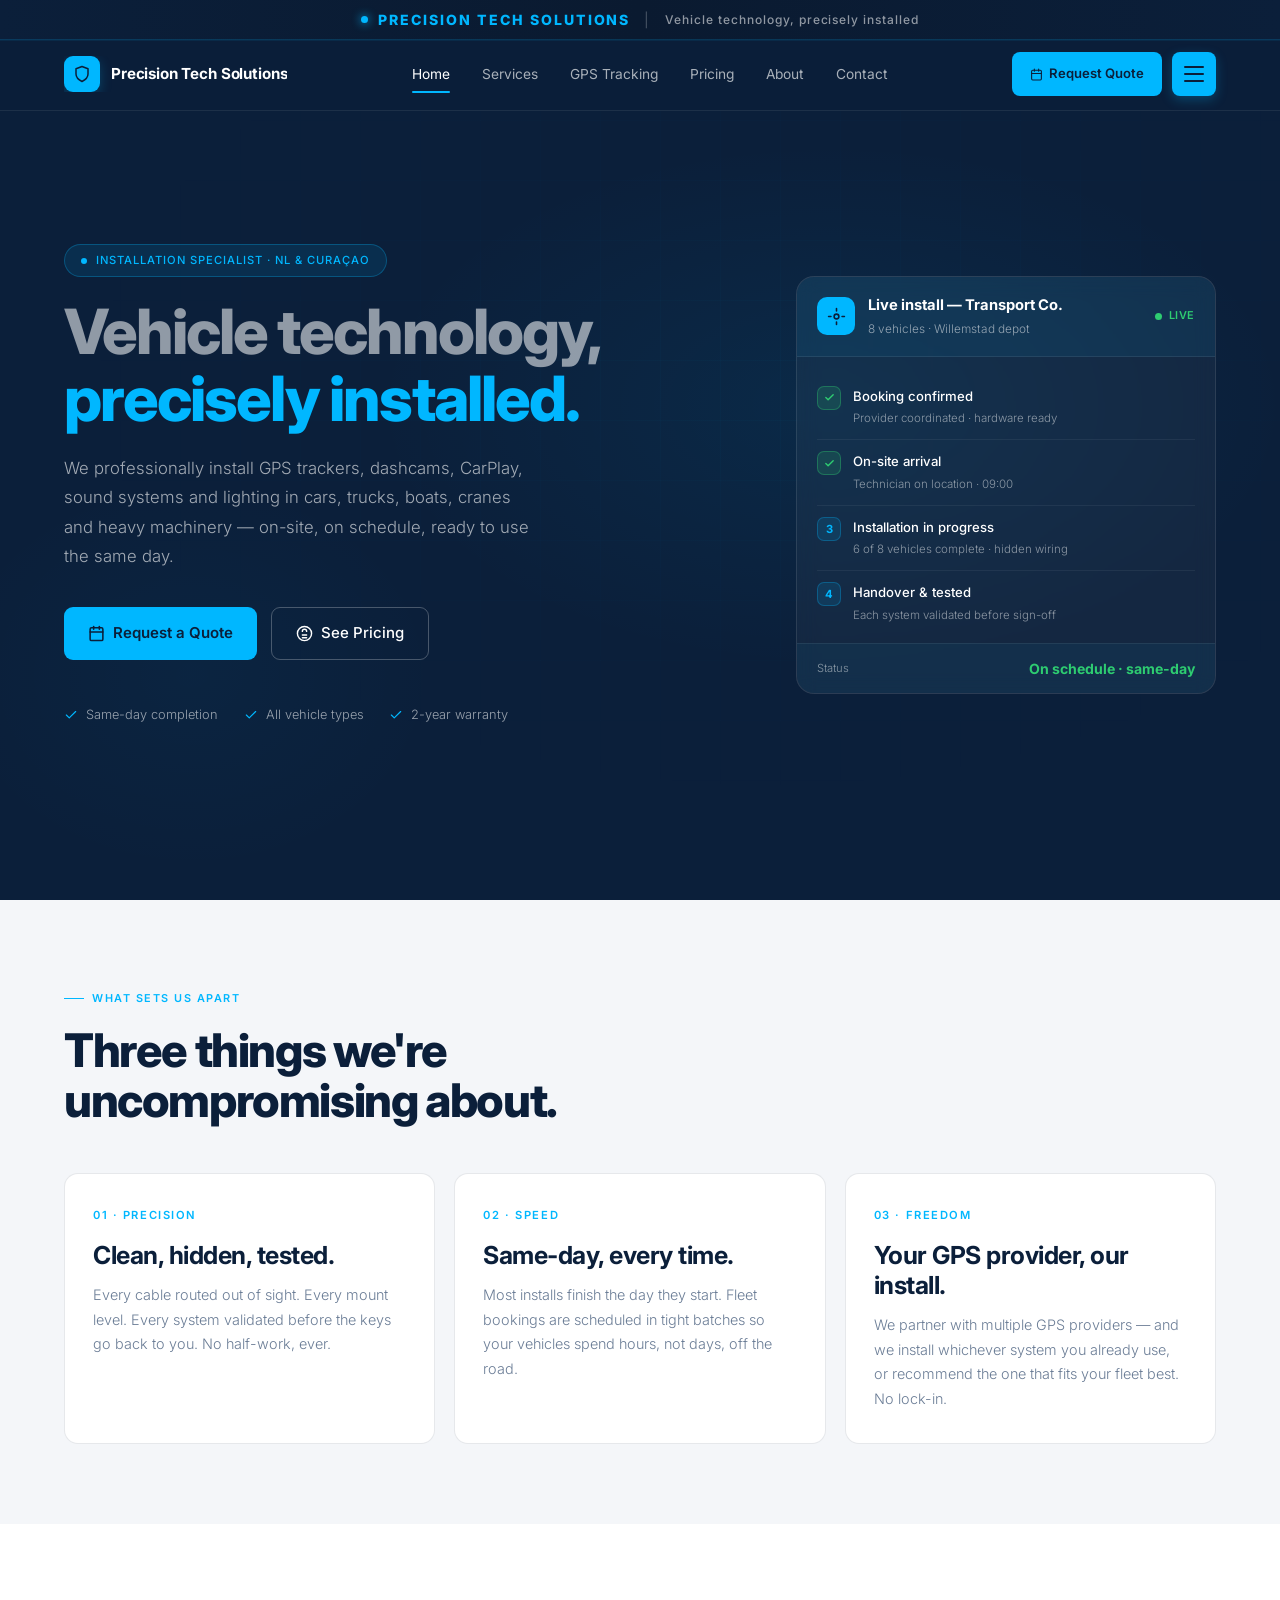
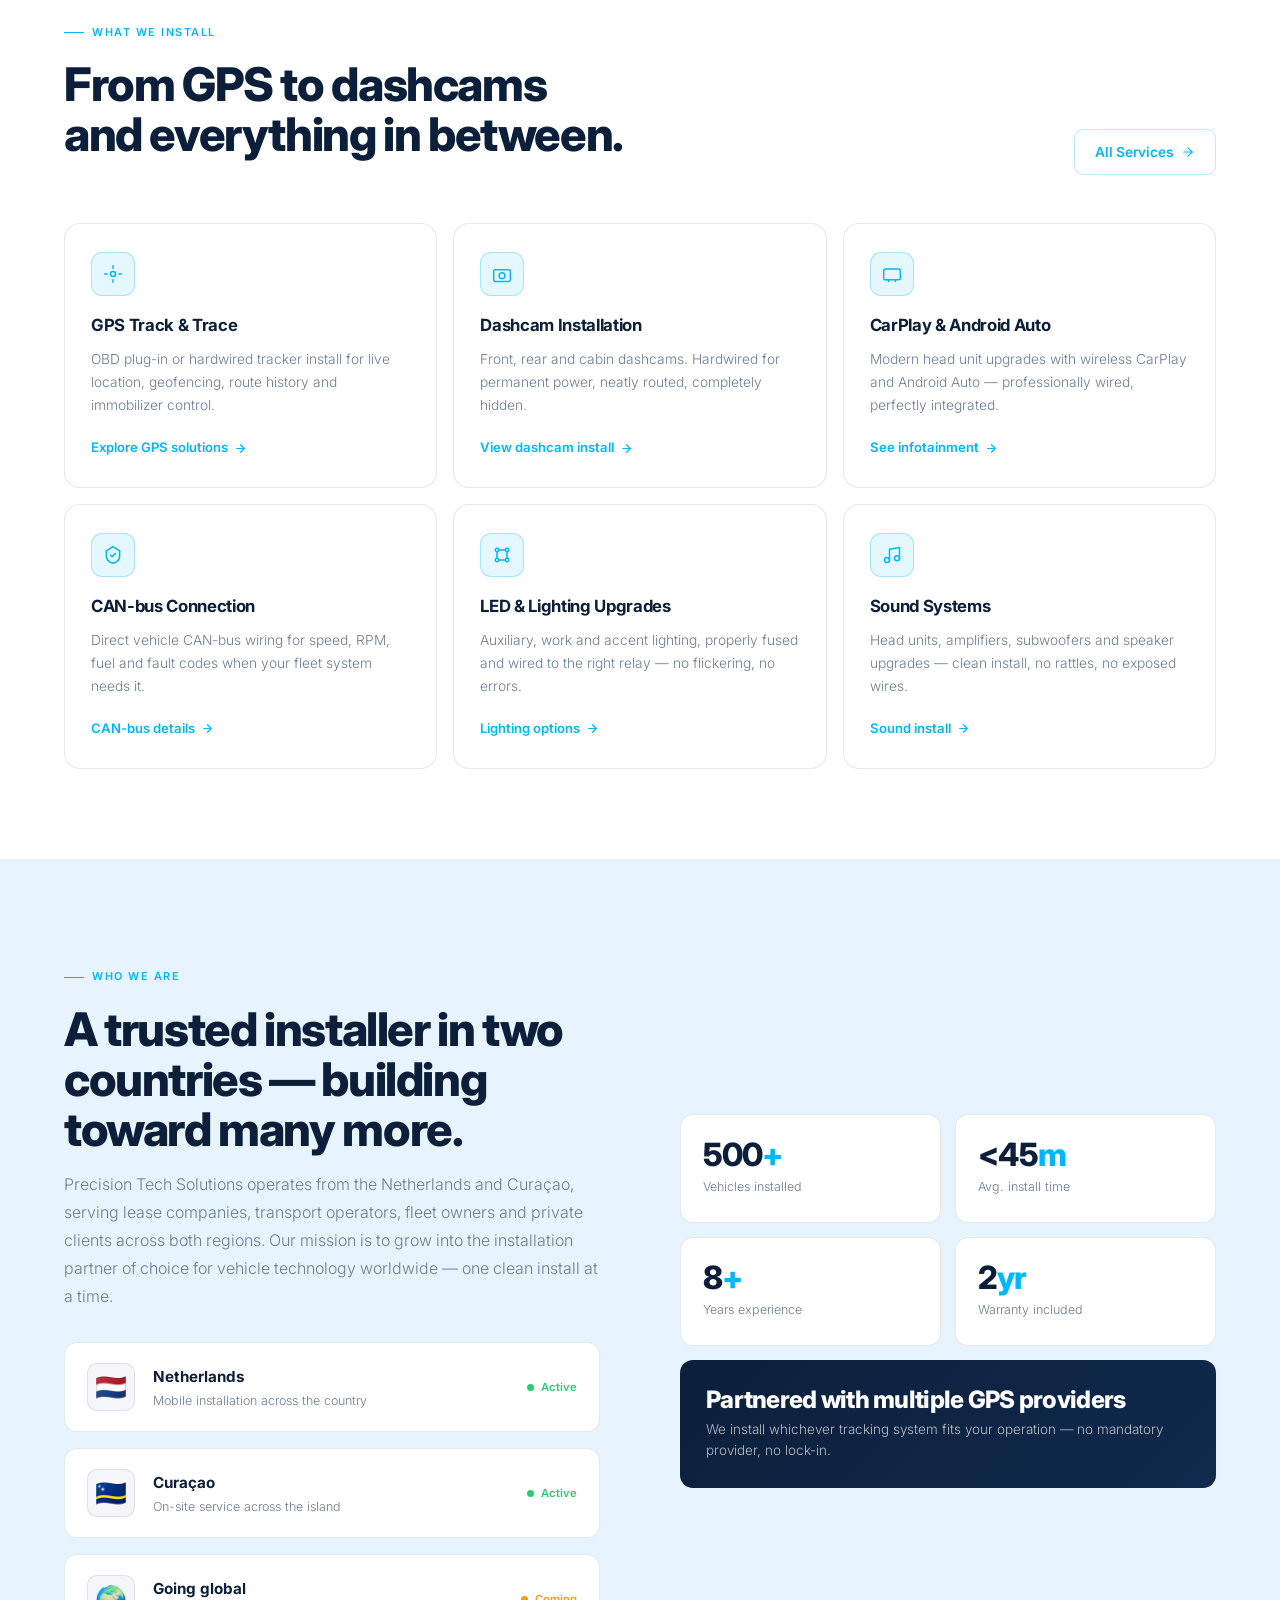
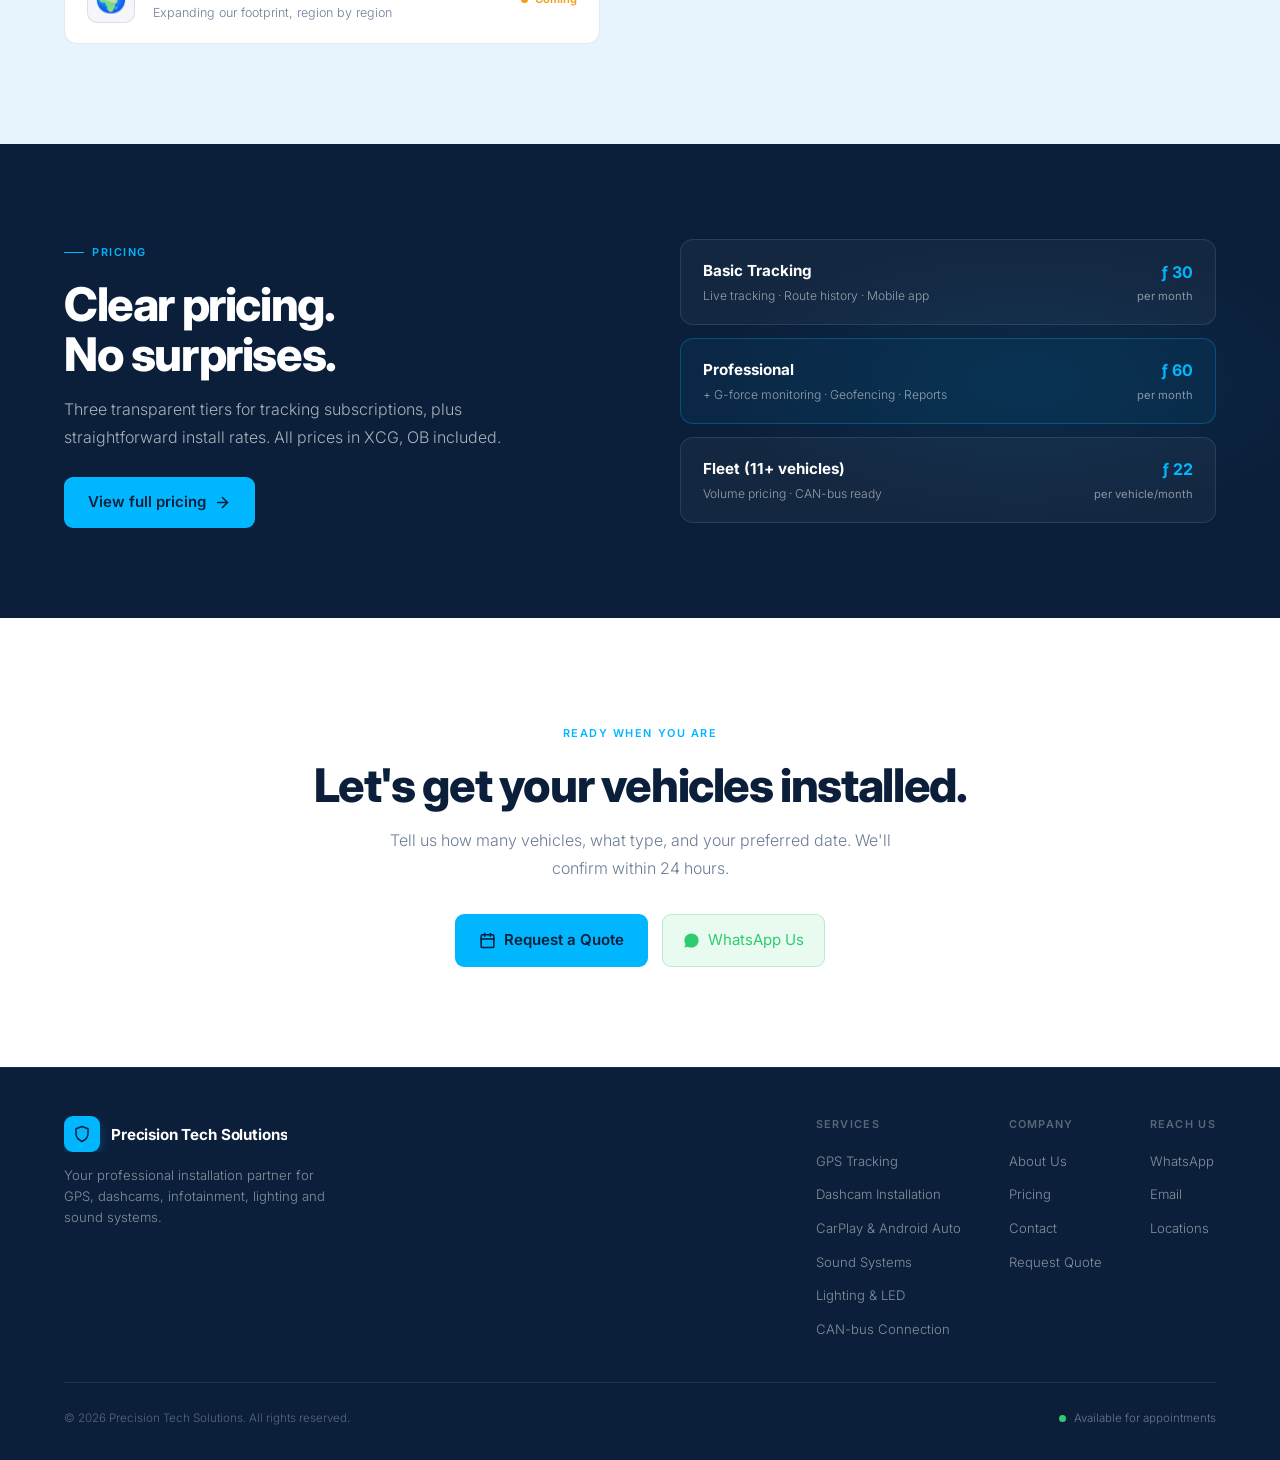
<file: index.html>
<!DOCTYPE html>
<html lang="en">
<head>
<meta charset="UTF-8">
<meta name="viewport" content="width=device-width,initial-scale=1.0,viewport-fit=cover">
<meta name="description" content="Precision Tech Solutions — Professional GPS, dashcam, CarPlay, lighting and sound system installation. On-site, expert installation across the Netherlands and Curaçao.">
<title>Precision Tech Solutions — Professional Vehicle Installation</title>
<link rel="preconnect" href="https://fonts.googleapis.com">
<link rel="preconnect" href="https://fonts.gstatic.com" crossorigin>
<link href="https://fonts.googleapis.com/css2?family=Inter:wght@300;400;500;600;700;800&display=swap" rel="stylesheet">
<link rel="stylesheet" href="styles.css">
<style>
/* ── HOME-SPECIFIC ── */
#hero{min-height:100svh;display:flex;align-items:center;padding:150px 5vw 80px;position:relative;overflow:hidden;background:var(--navy)}
.hero-bg{position:absolute;inset:0;pointer-events:none;background:radial-gradient(ellipse 55% 45% at 65% 45%,rgba(0,183,255,.07) 0%,transparent 65%),radial-gradient(ellipse 35% 40% at 15% 75%,rgba(0,183,255,.035) 0%,transparent 55%)}
.hero-grid-lines{position:absolute;inset:0;pointer-events:none;background-image:linear-gradient(rgba(0,183,255,.025) 1px,transparent 1px),linear-gradient(90deg,rgba(0,183,255,.025) 1px,transparent 1px);background-size:60px 60px;mask-image:radial-gradient(ellipse 75% 65% at 60% 42%,black 10%,transparent 75%)}
.hero-inner{max-width:var(--container);margin:0 auto;width:100%;display:grid;grid-template-columns:1fr 420px;gap:4.5rem;align-items:center;position:relative}
.hero-eyebrow{display:inline-flex;align-items:center;gap:9px;background:rgba(0,183,255,.1);border:1px solid var(--border-cyan);border-radius:100px;padding:6px 16px;font-size:.7rem;font-weight:500;letter-spacing:.09em;text-transform:uppercase;color:var(--cyan);margin-bottom:1.4rem;opacity:0;animation:fu .7s .1s forwards}
.hero-eyebrow::before{content:'';width:6px;height:6px;border-radius:50%;background:var(--cyan);animation:blink 2s infinite}
#hero h1{margin-bottom:1.4rem;opacity:0;animation:fu .75s .25s forwards;color:#fff}
#hero h1 .h1-grey{color:rgba(255,255,255,.55)}
#hero h1 .h1-cyan{color:var(--cyan)}
.hero-sub{font-size:clamp(.95rem,2vw,1.05rem);color:rgba(255,255,255,.62);max-width:480px;line-height:1.75;font-weight:300;margin-bottom:2.2rem;opacity:0;animation:fu .75s .4s forwards}
.hero-ctas{display:flex;gap:.85rem;flex-wrap:wrap;opacity:0;animation:fu .75s .55s forwards}
.hero-trust{display:flex;gap:1.6rem;margin-top:2.8rem;opacity:0;animation:fu .75s .7s forwards;flex-wrap:wrap}
.trust-item{display:flex;align-items:center;gap:8px;font-size:.8rem;color:rgba(255,255,255,.58)}
.trust-item svg{width:14px;height:14px;stroke:var(--cyan);fill:none;stroke-width:2;stroke-linecap:round;stroke-linejoin:round;flex-shrink:0}

/* Hero panel — live "install status" card */
.hero-panel{opacity:0;animation:fu .75s .85s forwards}
.service-card{background:rgba(255,255,255,.04);border:1px solid rgba(255,255,255,.1);border-radius:18px;overflow:hidden;backdrop-filter:blur(10px)}
.sc-header{background:rgba(0,183,255,.07);border-bottom:1px solid rgba(255,255,255,.08);padding:16px 20px;display:flex;align-items:center;gap:13px}
.sc-icon{width:38px;height:38px;background:var(--cyan);border-radius:10px;display:flex;align-items:center;justify-content:center;flex-shrink:0}
.sc-icon svg{width:19px;height:19px}
.sc-head-text h4{font-size:.92rem;font-weight:700;margin-bottom:3px;color:#fff}
.sc-head-text p{font-size:.74rem;color:rgba(255,255,255,.55)}
.sc-live{margin-left:auto;display:flex;align-items:center;gap:7px;font-size:.68rem;color:var(--green);font-weight:600;letter-spacing:.05em;text-transform:uppercase}
.sc-live-dot{width:7px;height:7px;border-radius:50%;background:var(--green);animation:blink 2s infinite}
.sc-body{padding:18px 20px}
.sc-step{display:flex;align-items:flex-start;gap:12px;padding:11px 0;border-bottom:1px solid rgba(255,255,255,.06)}
.sc-step:last-child{border-bottom:none;padding-bottom:0}
.sc-step.done .sc-num{background:rgba(46,204,113,.15);border-color:rgba(46,204,113,.35);color:var(--green)}
.sc-num{width:24px;height:24px;border-radius:7px;background:rgba(0,183,255,.12);border:1px solid var(--border-cyan);display:flex;align-items:center;justify-content:center;flex-shrink:0;font-size:.7rem;font-weight:700;color:var(--cyan)}
.sc-num svg{width:11px;height:11px;stroke:currentColor;fill:none;stroke-width:3;stroke-linecap:round;stroke-linejoin:round}
.sc-step-text h5{font-size:.82rem;font-weight:500;margin-bottom:3px;color:#fff}
.sc-step-text p{font-size:.72rem;color:rgba(255,255,255,.5);line-height:1.55}
.sc-footer{padding:13px 20px;background:rgba(0,183,255,.05);border-top:1px solid rgba(255,255,255,.07);display:flex;align-items:center;justify-content:space-between}
.sf-label{font-size:.7rem;color:rgba(255,255,255,.5)}
.sf-val{font-size:.88rem;font-weight:700;color:var(--green)}

/* ── 3 CORE VALUES ── */
#values{background:var(--bg2);padding:80px 5vw}
.values-grid{display:grid;grid-template-columns:repeat(3,1fr);gap:1.2rem;margin-top:3rem}
.value-card{background:#fff;border:1px solid var(--border);border-radius:14px;padding:32px 28px;transition:all .3s}
.value-card:hover{border-color:var(--border-cyan);transform:translateY(-3px);box-shadow:0 10px 30px rgba(11,31,58,.08)}
.value-num{font-size:.7rem;letter-spacing:.14em;text-transform:uppercase;color:var(--cyan);font-weight:600;margin-bottom:1rem}
.value-card h3{margin-bottom:.8rem;color:var(--text)}
.value-card p{font-size:.9rem;color:var(--text-3);line-height:1.7}

/* ── SERVICES OVERVIEW ── */
#services-overview{padding:90px 5vw;background:#fff}
.so-grid{display:grid;grid-template-columns:repeat(3,1fr);gap:1rem;margin-top:3rem}
.so-card{background:#fff;border:1px solid var(--border);border-radius:16px;padding:28px 26px;transition:all .3s;display:flex;flex-direction:column;gap:.8rem;position:relative;overflow:hidden}
.so-card::before{content:'';position:absolute;inset:0;background:linear-gradient(135deg,rgba(0,183,255,.04) 0%,transparent 50%);opacity:0;transition:opacity .3s;pointer-events:none}
.so-card:hover{border-color:var(--border-cyan);transform:translateY(-4px);box-shadow:0 12px 32px rgba(0,183,255,.1)}
.so-card:hover::before{opacity:1}
.so-icon{width:44px;height:44px;background:var(--cyan-10);border:1px solid var(--border-cyan);border-radius:11px;display:flex;align-items:center;justify-content:center;margin-bottom:.4rem}
.so-icon svg{width:20px;height:20px;stroke:var(--cyan);fill:none;stroke-width:1.8;stroke-linecap:round;stroke-linejoin:round}
.so-card h3{font-size:1.05rem;color:var(--text)}
.so-card p{font-size:.86rem;color:var(--text-3);line-height:1.65;flex:1}
.so-card .so-link{font-size:.82rem;color:var(--cyan);font-weight:600;display:inline-flex;align-items:center;gap:6px;margin-top:.5rem}
.so-card .so-link svg{width:13px;height:13px;stroke:currentColor;fill:none;stroke-width:2.2;stroke-linecap:round;stroke-linejoin:round;transition:transform .25s}
.so-card:hover .so-link svg{transform:translateX(3px)}

/* ── WHO WE ARE ── */
#who{padding:100px 5vw;background:var(--lb)}
.who-grid{display:grid;grid-template-columns:1fr 1fr;gap:5rem;align-items:center}
.who-locations{display:flex;flex-direction:column;gap:1rem;margin-top:2rem}
.location-card{background:#fff;border:1px solid var(--border);border-radius:13px;padding:20px 22px;display:flex;align-items:center;gap:18px;transition:all .3s}
.location-card:hover{border-color:var(--border-cyan);transform:translateX(4px)}
.loc-flag{width:48px;height:48px;border-radius:10px;display:flex;align-items:center;justify-content:center;font-size:1.6rem;flex-shrink:0;background:var(--bg2);border:1px solid var(--border)}
.loc-info h4{font-size:.95rem;font-weight:700;color:var(--text);margin-bottom:3px}
.loc-info p{font-size:.78rem;color:var(--text-3);line-height:1.5}
.loc-status{margin-left:auto;display:flex;align-items:center;gap:7px;font-size:.7rem;color:var(--green);font-weight:600}
.loc-status .status-dot{width:7px;height:7px;border-radius:50%;background:var(--green);animation:blink 2s infinite}
.loc-status.future{color:var(--amber)}
.loc-status.future .status-dot{background:var(--amber)}

.who-visual{display:grid;grid-template-columns:1fr 1fr;gap:.9rem}
.stat-box{background:#fff;border:1px solid var(--border);border-radius:13px;padding:24px 22px;transition:border-color .3s}
.stat-box:hover{border-color:var(--border-cyan)}
.sb-num{font-size:2rem;font-weight:800;color:var(--text);letter-spacing:-.03em;line-height:1;margin-bottom:6px}
.sb-num span{color:var(--cyan)}
.sb-label{font-size:.78rem;color:var(--text-3)}
.stat-box.tall{grid-column:span 2;background:linear-gradient(135deg,var(--navy) 0%,#102a4d 100%);color:#fff;border:none;padding:28px 26px}
.stat-box.tall .sb-num{color:#fff;font-size:1.5rem}
.stat-box.tall .sb-label{color:rgba(255,255,255,.7);margin-top:.4rem;font-size:.84rem;line-height:1.55}

/* ── PRICING TEASER ── */
#pricing-teaser{padding:90px 5vw;background:var(--navy);color:#fff;position:relative;overflow:hidden}
.pt-bg{position:absolute;inset:0;pointer-events:none;background:radial-gradient(ellipse 40% 50% at 80% 50%,rgba(0,183,255,.08),transparent 60%)}
.pt-inner{max-width:var(--container);margin:0 auto;display:grid;grid-template-columns:1fr 1fr;gap:5rem;align-items:center;position:relative}
#pricing-teaser h2{color:#fff}
#pricing-teaser .lead{color:rgba(255,255,255,.65);max-width:480px}
.pt-cards{display:flex;flex-direction:column;gap:.8rem}
.pt-card{background:rgba(255,255,255,.04);border:1px solid rgba(255,255,255,.1);border-radius:13px;padding:18px 22px;display:flex;align-items:center;justify-content:space-between;gap:1rem;transition:all .25s}
.pt-card:hover{border-color:rgba(0,183,255,.3);background:rgba(0,183,255,.04)}
.pt-card.featured{border-color:var(--border-cyan);background:rgba(0,183,255,.06)}
.pt-card h4{font-size:.95rem;font-weight:700;color:#fff;margin-bottom:3px}
.pt-card p{font-size:.76rem;color:rgba(255,255,255,.55)}
.pt-price{font-size:1rem;font-weight:700;color:var(--cyan);white-space:nowrap;text-align:right}
.pt-price small{color:rgba(255,255,255,.5);font-weight:400;font-size:.7rem;display:block;margin-top:2px}

/* ── FINAL CTA ── */
#final-cta{padding:100px 5vw;background:#fff;text-align:center}
#final-cta h2{margin-bottom:1rem}
.fc-buttons{display:flex;gap:.9rem;justify-content:center;flex-wrap:wrap;margin-top:2rem}

/* ── RESPONSIVE ── */
@media(max-width:1024px){
  .hero-inner{grid-template-columns:1fr;gap:0}
  .hero-panel{display:none}
  .values-grid{grid-template-columns:1fr;gap:.9rem}
  .so-grid{grid-template-columns:1fr 1fr}
  .who-grid{grid-template-columns:1fr;gap:3rem}
  .pt-inner{grid-template-columns:1fr;gap:3rem}
}
@media(max-width:768px){
  #hero{padding:128px 4vw 60px;min-height:auto}
  .hero-trust{gap:1rem;margin-top:1.8rem}
  .so-grid{grid-template-columns:1fr;gap:.9rem}
  .who-visual{grid-template-columns:1fr 1fr}
  .stat-box.tall{grid-column:span 2}
  #values,#services-overview,#who,#pricing-teaser,#final-cta{padding:64px 4vw}
}
@media(max-width:480px){
  .hero-trust{flex-direction:column;align-items:flex-start;gap:.7rem}
  .who-visual{grid-template-columns:1fr}
  .stat-box.tall{grid-column:span 1}
  .hero-ctas{flex-direction:column;width:100%}
  .hero-ctas .btn-primary,.hero-ctas .btn-outline{width:100%;justify-content:center}
}
</style>
</head>
<body>
<!-- TOP BANNER -->
<div class="top-banner" role="banner">
  <span class="top-banner-text">
    <span class="pulse-dot"></span>
    <span class="accent">PRECISION TECH SOLUTIONS</span>
    <span class="sep">|</span>
    <span class="tagline">Vehicle technology, precisely installed</span>
  </span>
</div>


<div class="nav-drawer-overlay" id="drawerOverlay" onclick="closeDrawer()"></div>

<nav class="nav-drawer" id="navDrawer" aria-label="Mobile navigation" aria-hidden="true">
  <div class="nd-label">Navigation</div>
  <a href="index.html"><svg viewBox="0 0 24 24"><path d="M3 9l9-7 9 7v11a2 2 0 01-2 2H5a2 2 0 01-2-2z"/></svg>Home</a>
  <a href="services.html"><svg viewBox="0 0 24 24"><path d="M14.7 6.3a1 1 0 000 1.4l1.6 1.6a1 1 0 001.4 0l3.77-3.77a6 6 0 01-7.94 7.94l-6.91 6.91a2.12 2.12 0 01-3-3l6.91-6.91a6 6 0 017.94-7.94l-3.76 3.76z"/></svg>Services</a>
  <a href="gps-tracking.html"><svg viewBox="0 0 24 24"><circle cx="12" cy="12" r="3"/><path d="M12 2v3M12 19v3M2 12h3M19 12h3"/></svg>GPS Tracking</a>
  <a href="pricing.html"><svg viewBox="0 0 24 24"><circle cx="12" cy="12" r="10"/><path d="M9 9a3 3 0 016 0M9 14h6M9 18h6"/></svg>Pricing</a>
  <a href="about.html"><svg viewBox="0 0 24 24"><path d="M17 21v-2a4 4 0 00-4-4H5a4 4 0 00-4 4v2"/><circle cx="9" cy="7" r="4"/></svg>About Us</a>
  <a href="contact.html"><svg viewBox="0 0 24 24"><path d="M21 15a2 2 0 01-2 2H7l-4 4V5a2 2 0 012-2h14a2 2 0 012 2z"/></svg>Contact</a>
  <a href="contact.html" class="nd-cta" onclick="closeDrawer()">
    <svg viewBox="0 0 24 24" fill="none" stroke="currentColor" stroke-width="2.2" stroke-linecap="round"><rect x="3" y="4" width="18" height="18" rx="2"/><line x1="16" y1="2" x2="16" y2="6"/><line x1="8" y1="2" x2="8" y2="6"/><line x1="3" y1="10" x2="21" y2="10"/></svg>
    Request Quote
  </a>
</nav>

<nav class="topnav" aria-label="Main navigation">
  <a href="index.html" class="logo">
    <div class="logo-mark">
      <svg viewBox="0 0 24 24" fill="none" stroke="#0B1F3A" stroke-width="2" stroke-linecap="round" stroke-linejoin="round"><path d="M12 22s8-4 8-10V5l-8-3-8 3v7c0 6 8 10 8 10z"/></svg>
    </div>
    <span class="logo-text">Precision Tech Solutions</span>
  </a>
  <div class="nav-links">
    <a href="index.html" class="active">Home</a>
    <a href="services.html">Services</a>
    <a href="gps-tracking.html">GPS Tracking</a>
    <a href="pricing.html">Pricing</a>
    <a href="about.html">About</a>
    <a href="contact.html">Contact</a>
  </div>
  <div class="nav-right">
    <a href="contact.html" class="nav-book">
      <svg viewBox="0 0 24 24" fill="none" stroke="currentColor" stroke-width="2" stroke-linecap="round" stroke-linejoin="round" style="width:13px;height:13px"><rect x="3" y="4" width="18" height="18" rx="2"/><line x1="16" y1="2" x2="16" y2="6"/><line x1="8" y1="2" x2="8" y2="6"/><line x1="3" y1="10" x2="21" y2="10"/></svg>
      Request Quote
    </a>
    <button class="burger" id="burgerBtn" onclick="toggleDrawer()" aria-label="Open menu" aria-expanded="false" aria-controls="navDrawer">
      <span></span><span></span><span></span>
    </button>
  </div>
</nav>

<section id="hero">
  <div class="hero-bg"></div>
  <div class="hero-grid-lines"></div>
  <div class="hero-inner">
    <div>
      <div class="hero-eyebrow">Installation Specialist · NL & Curaçao</div>
      <h1>
        <span class="h1-grey">Vehicle technology,</span><br>
        <span class="h1-cyan">precisely installed.</span>
      </h1>
      <p class="hero-sub">We professionally install GPS trackers, dashcams, CarPlay, sound systems and lighting in cars, trucks, boats, cranes and heavy machinery — on-site, on schedule, ready to use the same day.</p>
      <div class="hero-ctas">
        <a href="contact.html" class="btn-primary">
          <svg viewBox="0 0 24 24" fill="none" stroke="currentColor" stroke-width="2.2" stroke-linecap="round" stroke-linejoin="round"><rect x="3" y="4" width="18" height="18" rx="2"/><line x1="16" y1="2" x2="16" y2="6"/><line x1="8" y1="2" x2="8" y2="6"/><line x1="3" y1="10" x2="21" y2="10"/></svg>
          Request a Quote
        </a>
        <a href="pricing.html" class="btn-outline">
          <svg viewBox="0 0 24 24" fill="none" stroke="currentColor" stroke-width="2" stroke-linecap="round" stroke-linejoin="round"><circle cx="12" cy="12" r="10"/><path d="M9 9a3 3 0 016 0M9 14h6M9 18h6"/></svg>
          See Pricing
        </a>
      </div>
      <div class="hero-trust">
        <div class="trust-item"><svg viewBox="0 0 24 24"><polyline points="20 6 9 17 4 12"/></svg>Same-day completion</div>
        <div class="trust-item"><svg viewBox="0 0 24 24"><polyline points="20 6 9 17 4 12"/></svg>All vehicle types</div>
        <div class="trust-item"><svg viewBox="0 0 24 24"><polyline points="20 6 9 17 4 12"/></svg>2-year warranty</div>
      </div>
    </div>
    <div class="hero-panel">
      <div class="service-card">
        <div class="sc-header">
          <div class="sc-icon">
            <svg viewBox="0 0 24 24" fill="none" stroke="#0B1F3A" stroke-width="2" stroke-linecap="round" stroke-linejoin="round"><circle cx="12" cy="12" r="3"/><path d="M12 2v3M12 19v3M2 12h3M19 12h3"/></svg>
          </div>
          <div class="sc-head-text">
            <h4>Live install — Transport Co.</h4>
            <p>8 vehicles · Willemstad depot</p>
          </div>
          <div class="sc-live"><span class="sc-live-dot"></span>Live</div>
        </div>
        <div class="sc-body">
          <div class="sc-step done">
            <div class="sc-num"><svg viewBox="0 0 24 24"><polyline points="20 6 9 17 4 12"/></svg></div>
            <div class="sc-step-text">
              <h5>Booking confirmed</h5>
              <p>Provider coordinated · hardware ready</p>
            </div>
          </div>
          <div class="sc-step done">
            <div class="sc-num"><svg viewBox="0 0 24 24"><polyline points="20 6 9 17 4 12"/></svg></div>
            <div class="sc-step-text">
              <h5>On-site arrival</h5>
              <p>Technician on location · 09:00</p>
            </div>
          </div>
          <div class="sc-step">
            <div class="sc-num">3</div>
            <div class="sc-step-text">
              <h5>Installation in progress</h5>
              <p>6 of 8 vehicles complete · hidden wiring</p>
            </div>
          </div>
          <div class="sc-step">
            <div class="sc-num">4</div>
            <div class="sc-step-text">
              <h5>Handover &amp; tested</h5>
              <p>Each system validated before sign-off</p>
            </div>
          </div>
        </div>
        <div class="sc-footer">
          <div class="sf-label">Status</div>
          <div class="sf-val">On schedule · same-day</div>
        </div>
      </div>
    </div>
  </div>
</section>

<section id="values">
  <div class="inner">
    <div style="max-width:620px">
      <div class="tag fade-up">What sets us apart</div>
      <h2 class="fade-up d1">Three things we&#39;re uncompromising about.</h2>
    </div>
    <div class="values-grid">
      <div class="value-card fade-up d1">
        <div class="value-num">01 · Precision</div>
        <h3>Clean, hidden, tested.</h3>
        <p>Every cable routed out of sight. Every mount level. Every system validated before the keys go back to you. No half-work, ever.</p>
      </div>
      <div class="value-card fade-up d2">
        <div class="value-num">02 · Speed</div>
        <h3>Same-day, every time.</h3>
        <p>Most installs finish the day they start. Fleet bookings are scheduled in tight batches so your vehicles spend hours, not days, off the road.</p>
      </div>
      <div class="value-card fade-up d3">
        <div class="value-num">03 · Freedom</div>
        <h3>Your GPS provider, our install.</h3>
        <p>We partner with multiple GPS providers — and we install whichever system you already use, or recommend the one that fits your fleet best. No lock-in.</p>
      </div>
    </div>
  </div>
</section>

<section id="services-overview">
  <div class="inner">
    <div style="display:flex;justify-content:space-between;align-items:flex-end;flex-wrap:wrap;gap:2rem">
      <div style="max-width:580px">
        <div class="tag fade-up">What we install</div>
        <h2 class="fade-up d1">From GPS to dashcams<br>and everything in between.</h2>
      </div>
      <a href="services.html" class="fade-up d2" style="background:transparent;color:var(--cyan);border:1px solid var(--border-cyan);padding:11px 20px;border-radius:9px;font-weight:600;font-size:.86rem;display:inline-flex;align-items:center;gap:7px">
        All Services
        <svg viewBox="0 0 24 24" fill="none" stroke="currentColor" stroke-width="2" stroke-linecap="round" stroke-linejoin="round" style="width:14px;height:14px"><line x1="5" y1="12" x2="19" y2="12"/><polyline points="12 5 19 12 12 19"/></svg>
      </a>
    </div>
    <div class="so-grid">
      <div class="so-card fade-up d1">
        <div class="so-icon"><svg viewBox="0 0 24 24"><circle cx="12" cy="12" r="3"/><path d="M12 2v3M12 19v3M2 12h3M19 12h3"/></svg></div>
        <h3>GPS Track &amp; Trace</h3>
        <p>OBD plug-in or hardwired tracker install for live location, geofencing, route history and immobilizer control.</p>
        <a href="gps-tracking.html" class="so-link">Explore GPS solutions <svg viewBox="0 0 24 24"><line x1="5" y1="12" x2="19" y2="12"/><polyline points="12 5 19 12 12 19"/></svg></a>
      </div>
      <div class="so-card fade-up d2">
        <div class="so-icon"><svg viewBox="0 0 24 24"><rect x="2" y="7" width="20" height="14" rx="2"/><circle cx="12" cy="14" r="3.5"/></svg></div>
        <h3>Dashcam Installation</h3>
        <p>Front, rear and cabin dashcams. Hardwired for permanent power, neatly routed, completely hidden.</p>
        <a href="services.html#dashcam" class="so-link">View dashcam install <svg viewBox="0 0 24 24"><line x1="5" y1="12" x2="19" y2="12"/><polyline points="12 5 19 12 12 19"/></svg></a>
      </div>
      <div class="so-card fade-up d3">
        <div class="so-icon"><svg viewBox="0 0 24 24"><rect x="2" y="6" width="20" height="13" rx="2"/><path d="M8 19v2M16 19v2"/></svg></div>
        <h3>CarPlay &amp; Android Auto</h3>
        <p>Modern head unit upgrades with wireless CarPlay and Android Auto — professionally wired, perfectly integrated.</p>
        <a href="services.html#carplay" class="so-link">See infotainment <svg viewBox="0 0 24 24"><line x1="5" y1="12" x2="19" y2="12"/><polyline points="12 5 19 12 12 19"/></svg></a>
      </div>
      <div class="so-card fade-up d1">
        <div class="so-icon"><svg viewBox="0 0 24 24"><path d="M12 2L4 7v6c0 5 4 8 8 9 4-1 8-4 8-9V7l-8-5z"/><path d="M9 12l2 2 4-4"/></svg></div>
        <h3>CAN-bus Connection</h3>
        <p>Direct vehicle CAN-bus wiring for speed, RPM, fuel and fault codes when your fleet system needs it.</p>
        <a href="gps-tracking.html#canbus" class="so-link">CAN-bus details <svg viewBox="0 0 24 24"><line x1="5" y1="12" x2="19" y2="12"/><polyline points="12 5 19 12 12 19"/></svg></a>
      </div>
      <div class="so-card fade-up d2">
        <div class="so-icon"><svg viewBox="0 0 24 24"><circle cx="6" cy="6" r="2"/><circle cx="18" cy="6" r="2"/><circle cx="6" cy="18" r="2"/><circle cx="18" cy="18" r="2"/><path d="M6 8v8M18 8v8M8 6h8M8 18h8"/></svg></div>
        <h3>LED &amp; Lighting Upgrades</h3>
        <p>Auxiliary, work and accent lighting, properly fused and wired to the right relay — no flickering, no errors.</p>
        <a href="services.html#lighting" class="so-link">Lighting options <svg viewBox="0 0 24 24"><line x1="5" y1="12" x2="19" y2="12"/><polyline points="12 5 19 12 12 19"/></svg></a>
      </div>
      <div class="so-card fade-up d3">
        <div class="so-icon"><svg viewBox="0 0 24 24"><path d="M9 18V5l12-2v13"/><circle cx="6" cy="18" r="3"/><circle cx="18" cy="16" r="3"/></svg></div>
        <h3>Sound Systems</h3>
        <p>Head units, amplifiers, subwoofers and speaker upgrades — clean install, no rattles, no exposed wires.</p>
        <a href="services.html#sound" class="so-link">Sound install <svg viewBox="0 0 24 24"><line x1="5" y1="12" x2="19" y2="12"/><polyline points="12 5 19 12 12 19"/></svg></a>
      </div>
    </div>
  </div>
</section>

<section id="who">
  <div class="inner">
    <div class="who-grid">
      <div>
        <div class="tag fade-up">Who we are</div>
        <h2 class="fade-up d1">A trusted installer in two countries — building toward many more.</h2>
        <p class="lead fade-up d2" style="margin-top:1rem">Precision Tech Solutions operates from the Netherlands and Curaçao, serving lease companies, transport operators, fleet owners and private clients across both regions. Our mission is to grow into the installation partner of choice for vehicle technology worldwide — one clean install at a time.</p>
        <div class="who-locations">
          <div class="location-card fade-up d2">
            <div class="loc-flag">🇳🇱</div>
            <div class="loc-info">
              <h4>Netherlands</h4>
              <p>Mobile installation across the country</p>
            </div>
            <div class="loc-status"><span class="status-dot"></span>Active</div>
          </div>
          <div class="location-card fade-up d3">
            <div class="loc-flag">🇨🇼</div>
            <div class="loc-info">
              <h4>Curaçao</h4>
              <p>On-site service across the island</p>
            </div>
            <div class="loc-status"><span class="status-dot"></span>Active</div>
          </div>
          <div class="location-card fade-up d4">
            <div class="loc-flag">🌍</div>
            <div class="loc-info">
              <h4>Going global</h4>
              <p>Expanding our footprint, region by region</p>
            </div>
            <div class="loc-status future"><span class="status-dot"></span>Coming</div>
          </div>
        </div>
      </div>
      <div class="who-visual fade-up d1">
        <div class="stat-box"><div class="sb-num">500<span>+</span></div><div class="sb-label">Vehicles installed</div></div>
        <div class="stat-box"><div class="sb-num">&lt;45<span>m</span></div><div class="sb-label">Avg. install time</div></div>
        <div class="stat-box"><div class="sb-num">8<span>+</span></div><div class="sb-label">Years experience</div></div>
        <div class="stat-box"><div class="sb-num">2<span>yr</span></div><div class="sb-label">Warranty included</div></div>
        <div class="stat-box tall">
          <div class="sb-num">Partnered with multiple GPS providers</div>
          <div class="sb-label">We install whichever tracking system fits your operation — no mandatory provider, no lock-in.</div>
        </div>
      </div>
    </div>
  </div>
</section>

<section id="pricing-teaser">
  <div class="pt-bg"></div>
  <div class="pt-inner">
    <div>
      <div class="tag fade-up">Pricing</div>
      <h2 class="fade-up d1">Clear pricing.<br>No surprises.</h2>
      <p class="lead fade-up d2" style="margin-top:1rem">Three transparent tiers for tracking subscriptions, plus straightforward install rates. All prices in XCG, OB included.</p>
      <a href="pricing.html" class="btn-primary fade-up d3" style="margin-top:1.6rem">
        View full pricing
        <svg viewBox="0 0 24 24" fill="none" stroke="currentColor" stroke-width="2.2" stroke-linecap="round" stroke-linejoin="round"><line x1="5" y1="12" x2="19" y2="12"/><polyline points="12 5 19 12 12 19"/></svg>
      </a>
    </div>
    <div class="pt-cards fade-up d2">
      <div class="pt-card">
        <div>
          <h4>Basic Tracking</h4>
          <p>Live tracking · Route history · Mobile app</p>
        </div>
        <div class="pt-price">ƒ 30<small>per month</small></div>
      </div>
      <div class="pt-card featured">
        <div>
          <h4>Professional</h4>
          <p>+ G-force monitoring · Geofencing · Reports</p>
        </div>
        <div class="pt-price">ƒ 60<small>per month</small></div>
      </div>
      <div class="pt-card">
        <div>
          <h4>Fleet (11+ vehicles)</h4>
          <p>Volume pricing · CAN-bus ready</p>
        </div>
        <div class="pt-price">ƒ 22<small>per vehicle/month</small></div>
      </div>
    </div>
  </div>
</section>

<section id="final-cta">
  <div class="inner sec-narrow">
    <div class="tag center fade-up">Ready when you are</div>
    <h2 class="fade-up d1">Let&#39;s get your vehicles installed.</h2>
    <p class="lead center fade-up d2" style="margin-top:1rem">Tell us how many vehicles, what type, and your preferred date. We&#39;ll confirm within 24 hours.</p>
    <div class="fc-buttons fade-up d3">
      <a href="contact.html" class="btn-primary">
        <svg viewBox="0 0 24 24" fill="none" stroke="currentColor" stroke-width="2.2" stroke-linecap="round" stroke-linejoin="round"><rect x="3" y="4" width="18" height="18" rx="2"/><line x1="16" y1="2" x2="16" y2="6"/><line x1="8" y1="2" x2="8" y2="6"/><line x1="3" y1="10" x2="21" y2="10"/></svg>
        Request a Quote
      </a>
      <a href="https://wa.me/59996655017" class="btn-wa">
        <svg viewBox="0 0 24 24" fill="#2ECC71"><path d="M17.472 14.382c-.297-.149-1.758-.867-2.03-.967-.273-.099-.471-.148-.67.15-.197.297-.767.966-.94 1.164-.173.199-.347.223-.644.075-.297-.15-1.255-.463-2.39-1.475-.883-.788-1.48-1.761-1.653-2.059-.173-.297-.018-.458.13-.606.134-.133.298-.347.446-.52.149-.174.198-.298.298-.497.099-.198.05-.371-.025-.52-.075-.149-.669-1.612-.916-2.207-.242-.579-.487-.5-.669-.51-.173-.008-.371-.01-.57-.01-.198 0-.52.074-.792.372-.272.297-1.04 1.016-1.04 2.479 0 1.462 1.065 2.875 1.213 3.074.149.198 2.096 3.2 5.077 4.487.709.306 1.262.489 1.694.625.712.227 1.36.195 1.871.118.571-.085 1.758-.719 2.006-1.413.248-.694.248-1.289.173-1.413-.074-.124-.272-.198-.57-.347z"/><path d="M11.999 2C6.477 2 2 6.477 2 12c0 1.89.525 3.66 1.438 5.168L2 22l4.978-1.304A9.955 9.955 0 0012 22c5.523 0 10-4.477 10-10S17.522 2 11.999 2z"/></svg>
        WhatsApp Us
      </a>
    </div>
  </div>
</section>

<footer>
  <div class="footer-inner">
    <div class="footer-top">
      <div class="footer-brand">
        <a href="index.html" class="logo">
          <div class="logo-mark"><svg viewBox="0 0 24 24" fill="none" stroke="#0B1F3A" stroke-width="2" stroke-linecap="round" stroke-linejoin="round"><path d="M12 22s8-4 8-10V5l-8-3-8 3v7c0 6 8 10 8 10z"/></svg></div>
          <span class="logo-text">Precision Tech Solutions</span>
        </a>
        <p>Your professional installation partner for GPS, dashcams, infotainment, lighting and sound systems.</p>
      </div>
      <div class="footer-cols">
        <div class="footer-col">
          <h5>Services</h5>
          <a href="gps-tracking.html">GPS Tracking</a>
          <a href="services.html#dashcam">Dashcam Installation</a>
          <a href="services.html#carplay">CarPlay &amp; Android Auto</a>
          <a href="services.html#sound">Sound Systems</a>
          <a href="services.html#lighting">Lighting &amp; LED</a>
          <a href="gps-tracking.html#canbus">CAN-bus Connection</a>
        </div>
        <div class="footer-col">
          <h5>Company</h5>
          <a href="about.html">About Us</a>
          <a href="pricing.html">Pricing</a>
          <a href="contact.html">Contact</a>
          <a href="contact.html">Request Quote</a>
        </div>
        <div class="footer-col">
          <h5>Reach us</h5>
          <a href="https://wa.me/59996655017">WhatsApp</a>
          <a href="mailto:info@precisiontsolutions.com">Email</a>
          <a href="about.html">Locations</a>
        </div>
      </div>
    </div>
    <div class="footer-bottom">
      <p>© 2026 Precision Tech Solutions. All rights reserved.</p>
      <div class="status-badge"><span class="status-dot"></span>Available for appointments</div>
    </div>
  </div>
</footer>

<script src="main.js"></script>
</body>
</html>
</file>
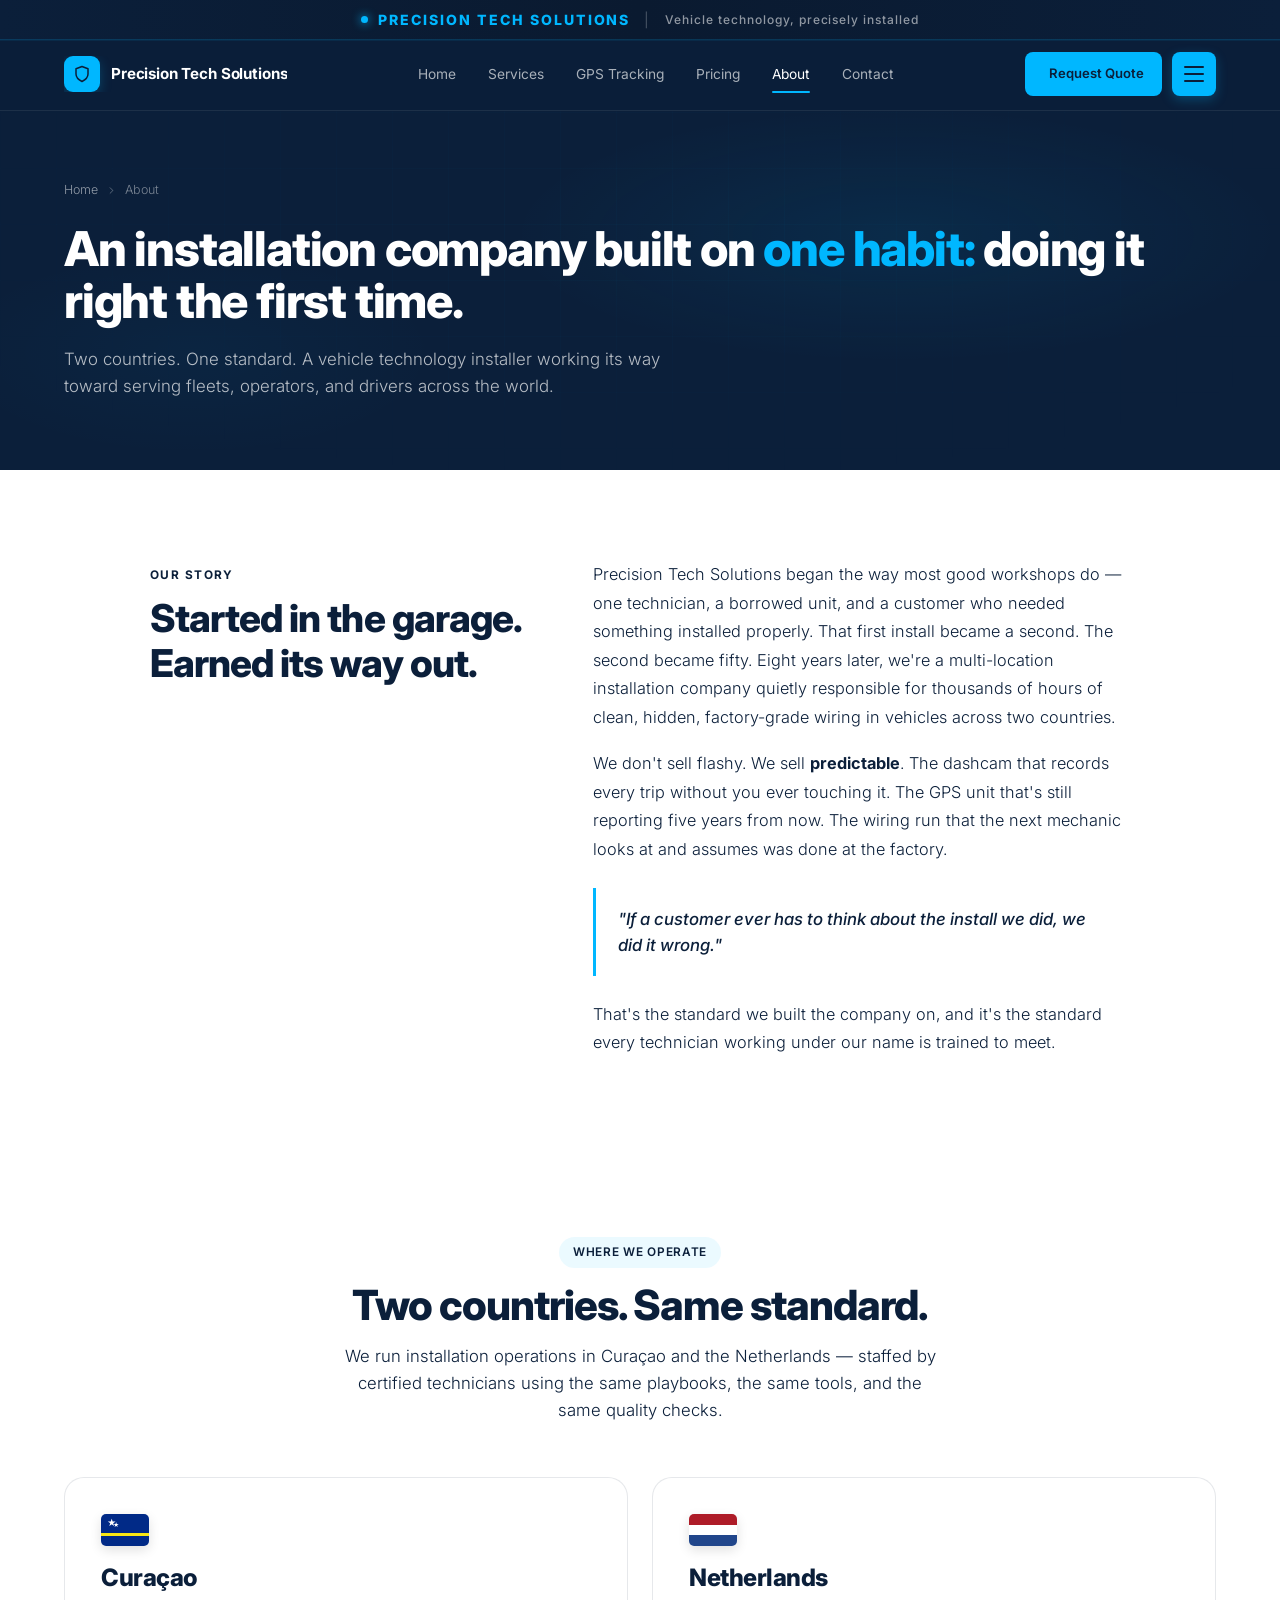
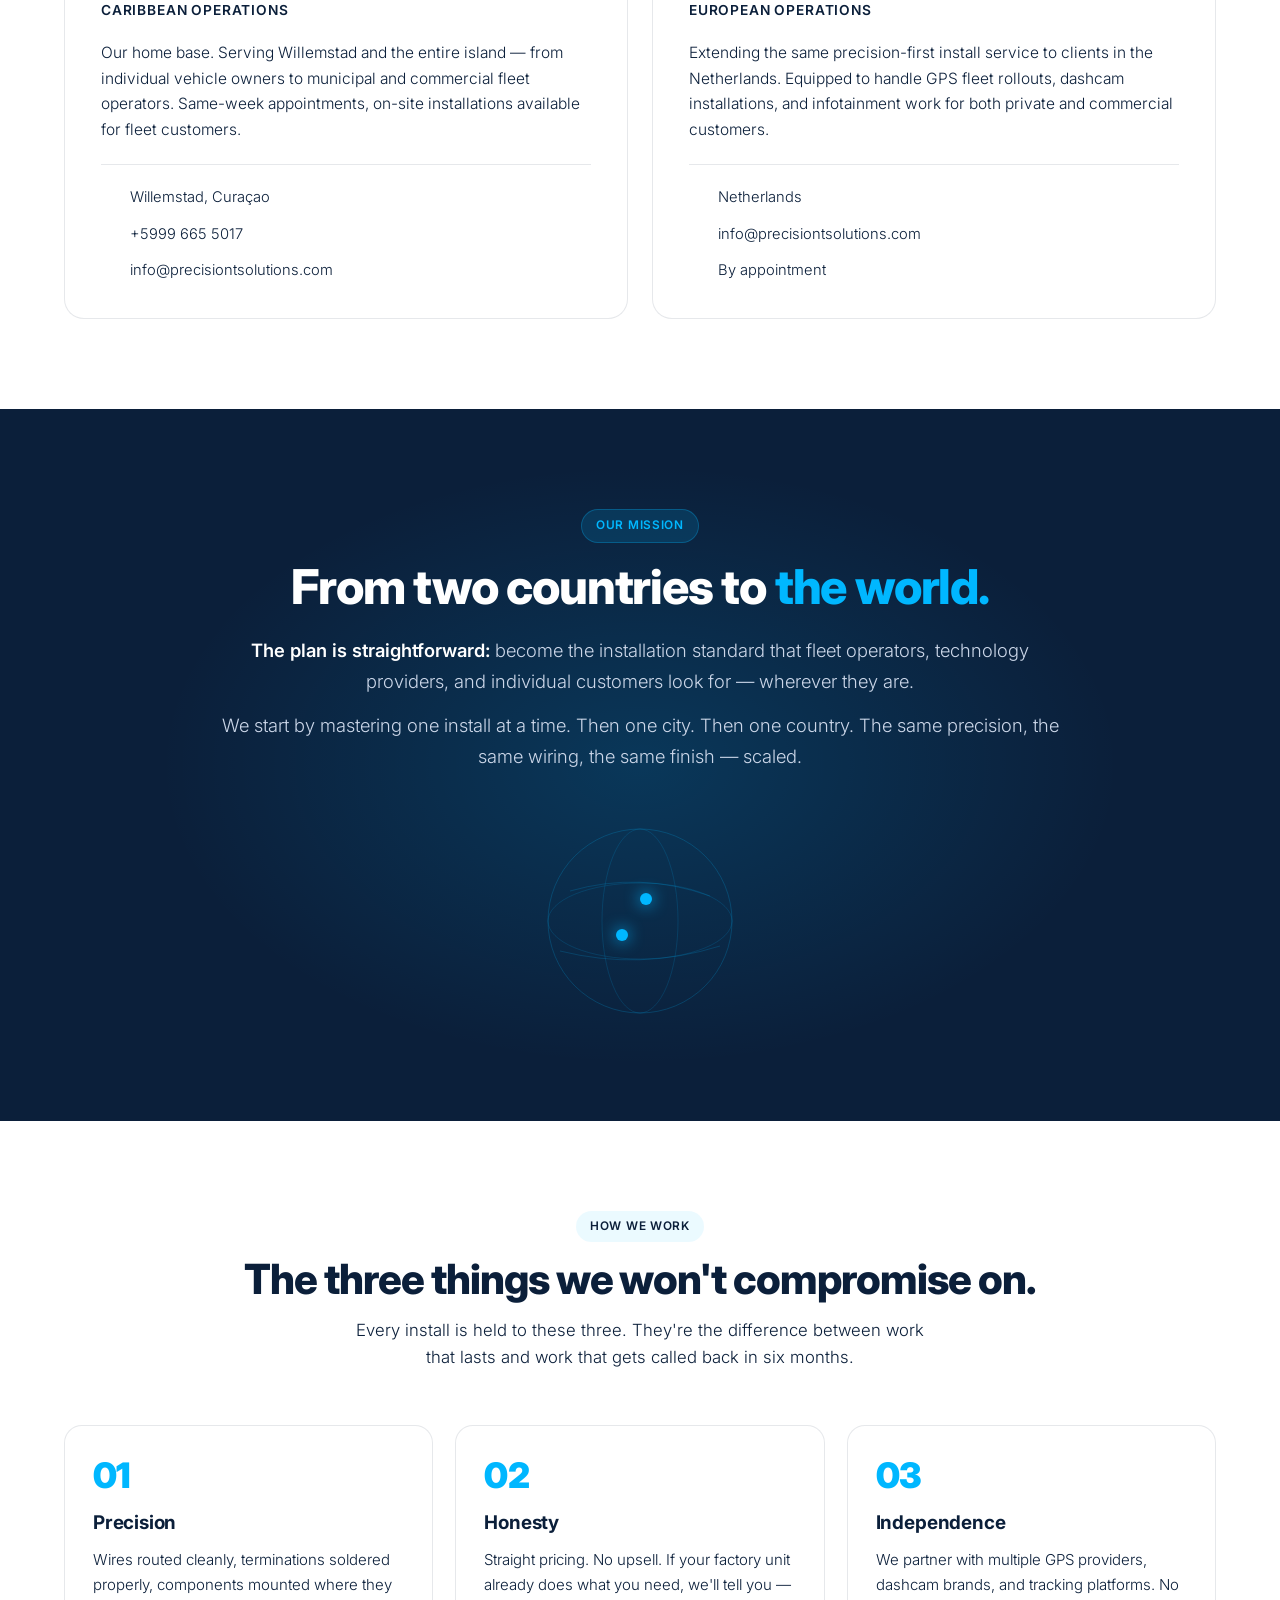
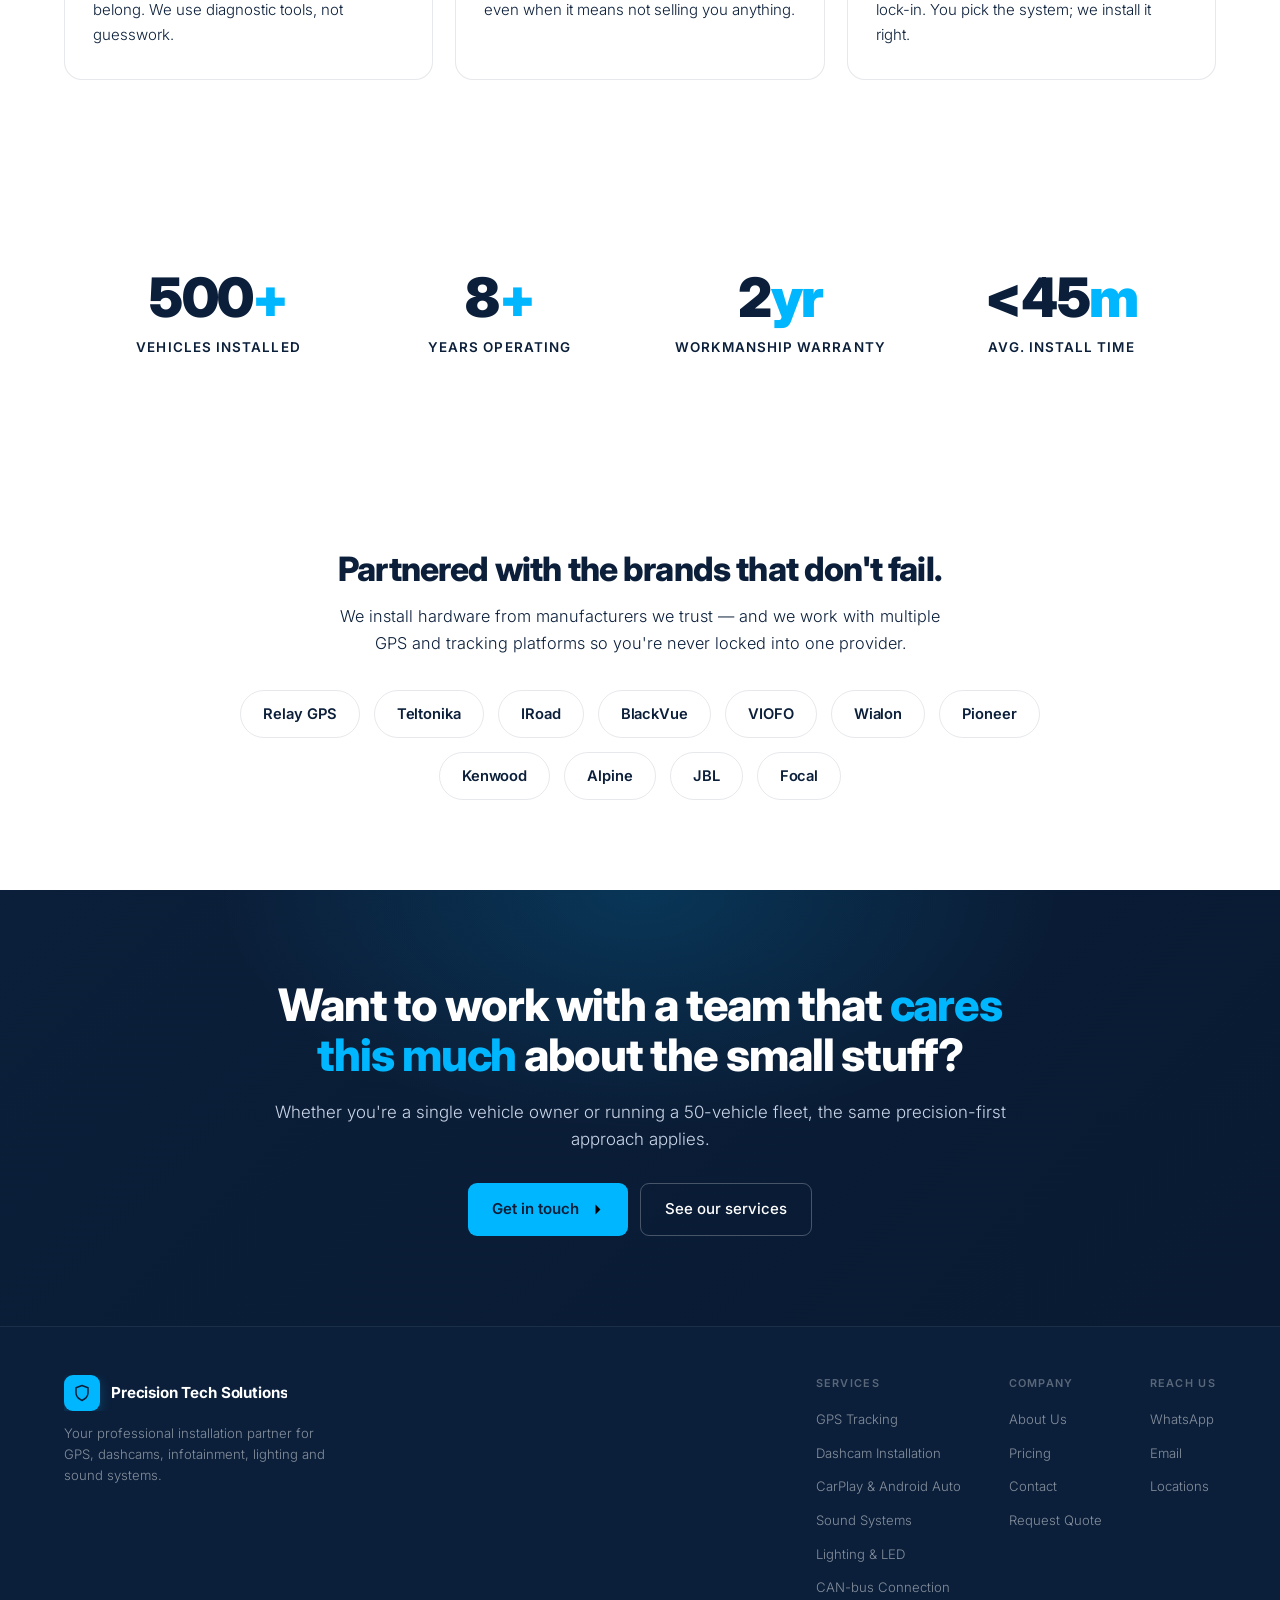
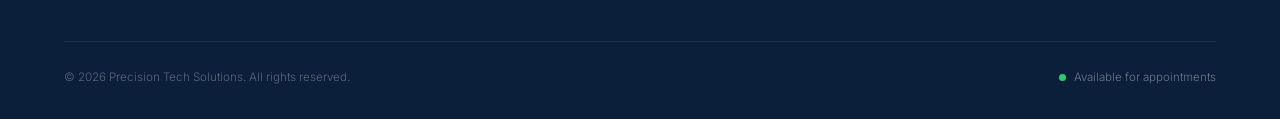
<file: about.html>
<!DOCTYPE html>
<html lang="en">
<head>
<meta charset="UTF-8" />
<meta name="viewport" content="width=device-width, initial-scale=1.0" />
<title>About Us | Precision Tech Solutions — Curaçao & Netherlands</title>
<meta name="description" content="Precision Tech Solutions installs vehicle technology in Curaçao and the Netherlands. A precision-first installation company on a path to serve fleets worldwide." />
<link rel="preconnect" href="https://fonts.googleapis.com" />
<link rel="preconnect" href="https://fonts.gstatic.com" crossorigin />
<link href="https://fonts.googleapis.com/css2?family=Inter:wght@400;500;600;700;800;900&display=swap" rel="stylesheet" />
<link rel="stylesheet" href="styles.css" />
<style>
/* ABOUT PAGE */
.page-header.compact{padding:180px 5vw 70px}

/* Story */
#story{padding:90px 5vw;background:var(--bg)}
#story .wrap{max-width:980px;margin:0 auto;display:grid;grid-template-columns:1fr 1.4fr;gap:60px;align-items:start}
#story .label{font-size:.74rem;color:var(--cyan-deep);font-weight:700;letter-spacing:.12em;text-transform:uppercase}
#story h2{font-size:clamp(1.7rem,3vw,2.4rem);font-weight:800;color:var(--navy);letter-spacing:-.025em;line-height:1.15;margin:10px 0 0}
#story .body p{font-size:1.02rem;color:var(--text);line-height:1.75;margin-bottom:18px}
#story .body p:last-child{margin-bottom:0}
#story .pullquote{margin:24px 0;padding:18px 22px;border-left:3px solid var(--cyan);background:var(--bg-alt);border-radius:0 12px 12px 0;font-size:1.05rem;font-weight:500;color:var(--navy);font-style:italic;line-height:1.55}

/* Locations */
#locations{padding:90px 5vw;background:var(--bg-alt)}
#locations .container{max-width:1240px;margin:0 auto}
#locations .head{text-align:center;margin-bottom:54px}
#locations .head .eyebrow-light{display:inline-block;background:rgba(0,183,255,.08);color:var(--cyan-deep);padding:6px 14px;border-radius:999px;font-size:.74rem;font-weight:600;letter-spacing:.06em;text-transform:uppercase;margin-bottom:14px}
#locations .head h2{font-size:clamp(1.9rem,3.4vw,2.6rem);font-weight:800;color:var(--navy);letter-spacing:-.025em;line-height:1.12;margin-bottom:14px}
#locations .head h2 em{font-style:normal;color:var(--cyan-deep)}
#locations .head p{font-size:1.05rem;color:var(--text-muted);max-width:600px;margin:0 auto;line-height:1.6}

.loc-grid{display:grid;grid-template-columns:1fr 1fr;gap:24px}
.loc-card{background:#fff;border:1px solid var(--border);border-radius:20px;padding:36px;position:relative;overflow:hidden;transition:all .3s ease}
.loc-card:hover{border-color:var(--border-cyan);transform:translateY(-3px);box-shadow:0 20px 50px rgba(11,31,58,.08)}
.loc-flag{width:48px;height:32px;border-radius:5px;overflow:hidden;margin-bottom:18px;box-shadow:0 4px 12px rgba(0,0,0,.12);position:relative}
.flag-cw{background:linear-gradient(to bottom,#012a87 0%,#012a87 60%,#f9e814 60%,#f9e814 70%,#012a87 70%,#012a87 100%);position:relative}
.flag-cw::before{content:"★";position:absolute;top:4px;left:6px;color:#fff;font-size:9px;line-height:1}
.flag-cw::after{content:"★";position:absolute;top:8px;left:12px;color:#fff;font-size:6px;line-height:1}
.flag-nl{background:linear-gradient(to bottom,#ae1c28 0%,#ae1c28 33%,#fff 33%,#fff 67%,#21468b 67%,#21468b 100%)}
.loc-card h3{font-size:1.5rem;font-weight:800;color:var(--navy);letter-spacing:-.02em;margin-bottom:6px}
.loc-card .sub{font-size:.86rem;color:var(--cyan-deep);font-weight:600;letter-spacing:.06em;text-transform:uppercase;margin-bottom:18px}
.loc-card p.desc{font-size:.97rem;color:var(--text-muted);line-height:1.65;margin-bottom:22px}
.loc-meta{display:flex;flex-direction:column;gap:12px;padding-top:20px;border-top:1px solid var(--border)}
.loc-meta div{display:flex;align-items:center;gap:11px;font-size:.92rem;color:var(--text)}
.loc-meta div svg{width:18px;height:18px;stroke:var(--cyan-deep);fill:none;stroke-width:2;flex-shrink:0}

/* Mission */
#mission{padding:100px 5vw;background:var(--navy);color:#fff;position:relative;overflow:hidden;text-align:center}
#mission::before{content:"";position:absolute;inset:0;background:radial-gradient(800px 500px at 50% 50%,rgba(0,183,255,.16),transparent 60%);pointer-events:none}
#mission .wrap{max-width:840px;margin:0 auto;position:relative;z-index:1}
#mission .eyebrow{display:inline-block;background:rgba(0,183,255,.14);color:var(--cyan);border:1px solid var(--border-cyan);padding:6px 14px;border-radius:999px;font-size:.74rem;font-weight:600;letter-spacing:.06em;text-transform:uppercase;margin-bottom:18px}
#mission h2{font-size:clamp(2rem,4vw,3rem);font-weight:800;letter-spacing:-.025em;line-height:1.1;margin-bottom:22px}
#mission h2 em{font-style:normal;color:var(--cyan)}
#mission p{font-size:1.15rem;color:#cbd6e8;line-height:1.65;margin-bottom:14px}
#mission p strong{color:#fff;font-weight:600}

.globe-vis{margin:50px auto 0;width:200px;height:200px;position:relative;display:flex;align-items:center;justify-content:center}
.globe-vis svg{width:100%;height:100%}
.globe-vis .ping{position:absolute;width:12px;height:12px;border-radius:50%;background:var(--cyan);box-shadow:0 0 16px var(--cyan)}
.globe-vis .ping::after{content:"";position:absolute;inset:-6px;border-radius:50%;border:1px solid var(--cyan);opacity:0;animation:ping 2.4s infinite}
@keyframes ping{0%{opacity:1;transform:scale(1)}80%,100%{opacity:0;transform:scale(2.4)}}
.globe-vis .ping.nl{top:36%;left:50%}
.globe-vis .ping.cw{top:54%;left:38%;animation-delay:.8s}
.globe-vis .ping.cw::after{animation-delay:.8s}

/* Values */
#values-page{padding:90px 5vw;background:var(--bg)}
#values-page .container{max-width:1240px;margin:0 auto}
#values-page .head{text-align:center;margin-bottom:54px}
#values-page .head .eyebrow-light{display:inline-block;background:rgba(0,183,255,.08);color:var(--cyan-deep);padding:6px 14px;border-radius:999px;font-size:.74rem;font-weight:600;letter-spacing:.06em;text-transform:uppercase;margin-bottom:14px}
#values-page .head h2{font-size:clamp(1.9rem,3.4vw,2.6rem);font-weight:800;color:var(--navy);letter-spacing:-.025em;line-height:1.12;margin-bottom:14px}
#values-page .head p{font-size:1.05rem;color:var(--text-muted);max-width:600px;margin:0 auto;line-height:1.6}

.val-grid{display:grid;grid-template-columns:repeat(3,1fr);gap:22px}
.val-card{background:#fff;border:1px solid var(--border);border-radius:18px;padding:32px 28px;transition:all .25s}
.val-card:hover{border-color:var(--border-cyan);transform:translateY(-3px);box-shadow:0 14px 36px rgba(11,31,58,.08)}
.val-num{font-size:2.2rem;font-weight:900;color:var(--cyan);letter-spacing:-.02em;line-height:1;margin-bottom:14px}
.val-card h4{font-size:1.18rem;font-weight:700;color:var(--navy);margin-bottom:10px;letter-spacing:-.01em}
.val-card p{font-size:.94rem;color:var(--text-muted);line-height:1.65}

/* Stats */
#stats{padding:80px 5vw;background:var(--bg-alt)}
#stats .container{max-width:1100px;margin:0 auto;display:grid;grid-template-columns:repeat(4,1fr);gap:24px;text-align:center}
.stat{padding:20px}
.stat b{display:block;font-size:clamp(2.4rem,4.6vw,3.4rem);font-weight:900;color:var(--navy);letter-spacing:-.03em;line-height:1;margin-bottom:8px}
.stat b em{font-style:normal;color:var(--cyan)}
.stat span{font-size:.84rem;color:var(--text-muted);text-transform:uppercase;letter-spacing:.08em;font-weight:600}

/* Partners */
#partners{padding:90px 5vw;background:var(--bg);text-align:center}
#partners .wrap{max-width:900px;margin:0 auto}
#partners h2{font-size:clamp(1.6rem,2.8vw,2.1rem);font-weight:800;color:var(--navy);letter-spacing:-.025em;margin-bottom:14px;line-height:1.2}
#partners h2 em{font-style:normal;color:var(--cyan-deep)}
#partners > .wrap > p{font-size:1.02rem;color:var(--text-muted);max-width:600px;margin:0 auto 34px;line-height:1.6}
.partner-row{display:flex;flex-wrap:wrap;justify-content:center;gap:14px}
.partner-pill{background:var(--bg-alt);border:1px solid var(--border);padding:11px 22px;border-radius:999px;font-size:.92rem;font-weight:600;color:var(--navy);letter-spacing:-.005em}

/* CTA */
#about-cta{padding:90px 5vw;background:linear-gradient(135deg,var(--navy) 0%,#091a32 100%);color:#fff;text-align:center;position:relative;overflow:hidden}
#about-cta::before{content:"";position:absolute;inset:0;background:radial-gradient(700px 400px at 50% 0%,rgba(0,183,255,.16),transparent 60%);pointer-events:none}
#about-cta .wrap{max-width:740px;margin:0 auto;position:relative;z-index:1}
#about-cta h2{font-size:clamp(2rem,4vw,2.8rem);font-weight:800;letter-spacing:-.025em;line-height:1.12;margin-bottom:18px}
#about-cta h2 em{font-style:normal;color:var(--cyan)}
#about-cta p{font-size:1.06rem;color:#cbd6e8;margin-bottom:30px;line-height:1.6}
#about-cta .ctas{display:flex;gap:12px;justify-content:center;flex-wrap:wrap}

/* Responsive */
@media(max-width:980px){
  #story .wrap{grid-template-columns:1fr;gap:30px}
  .loc-grid{grid-template-columns:1fr}
  .val-grid{grid-template-columns:1fr}
  #stats .container{grid-template-columns:1fr 1fr;gap:14px}
}
@media(max-width:600px){
  #story{padding:60px 5vw}
  #locations,#mission,#values-page,#partners,#about-cta{padding:60px 5vw}
  #stats{padding:50px 5vw}
  #stats .container{grid-template-columns:1fr 1fr;gap:10px}
  .stat{padding:14px 8px}
  .loc-card{padding:28px 22px}
  .info-card{padding:28px 22px}
  .form-card{padding:26px 20px}
  .globe-vis{width:160px;height:160px}
  .partner-pill{padding:9px 16px;font-size:.85rem}
}
</style>
</head>
<body>
<!-- TOP BANNER -->
<div class="top-banner" role="banner">
  <span class="top-banner-text">
    <span class="pulse-dot"></span>
    <span class="accent">PRECISION TECH SOLUTIONS</span>
    <span class="sep">|</span>
    <span class="tagline">Vehicle technology, precisely installed</span>
  </span>
</div>


<!-- DRAWER -->
<div class="nav-drawer-overlay" id="drawerOverlay" onclick="closeDrawer()"></div>
<nav class="nav-drawer" id="navDrawer" aria-label="Mobile navigation" aria-hidden="true">
  <button class="nd-close" onclick="closeDrawer()" aria-label="Close menu">&times;</button>
  <a href="index.html"><svg viewBox="0 0 24 24"><path d="M3 9l9-7 9 7v11a2 2 0 01-2 2H5a2 2 0 01-2-2z"/></svg>Home</a>
  <a href="services.html"><svg viewBox="0 0 24 24"><path d="M14.7 6.3a1 1 0 000 1.4l1.6 1.6a1 1 0 001.4 0l3.77-3.77a6 6 0 01-7.94 7.94l-6.91 6.91a2.12 2.12 0 01-3-3l6.91-6.91a6 6 0 017.94-7.94l-3.76 3.76z"/></svg>Services</a>
  <a href="gps-tracking.html"><svg viewBox="0 0 24 24"><circle cx="12" cy="12" r="3"/><path d="M12 2v3M12 19v3M2 12h3M19 12h3"/></svg>GPS Tracking</a>
  <a href="pricing.html"><svg viewBox="0 0 24 24"><circle cx="12" cy="12" r="10"/><path d="M9 9a3 3 0 016 0M9 14h6M9 18h6"/></svg>Pricing</a>
  <a href="about.html" class="active"><svg viewBox="0 0 24 24"><path d="M17 21v-2a4 4 0 00-4-4H5a4 4 0 00-4 4v2"/><circle cx="9" cy="7" r="4"/></svg>About Us</a>
  <a href="contact.html"><svg viewBox="0 0 24 24"><path d="M21 15a2 2 0 01-2 2H7l-4 4V5a2 2 0 012-2h14a2 2 0 012 2z"/></svg>Contact</a>
  <a href="contact.html" class="nd-cta" onclick="closeDrawer()">
    <svg viewBox="0 0 24 24"><path d="M9 11l3 3L22 4"/><path d="M21 12v7a2 2 0 01-2 2H5a2 2 0 01-2-2V5a2 2 0 012-2h11"/></svg>
    Request Quote
  </a>
</nav>

<!-- NAV -->
<nav class="topnav" aria-label="Main navigation">
  <a href="index.html" class="logo">
    <div class="logo-mark">
      <svg viewBox="0 0 24 24" fill="none" stroke="#0B1F3A" stroke-width="2" stroke-linecap="round" stroke-linejoin="round"><path d="M12 22s8-4 8-10V5l-8-3-8 3v7c0 6 8 10 8 10z"/></svg>
    </div>
    <span class="logo-text">Precision Tech Solutions</span>
  </a>
  <div class="nav-links">
    <a href="index.html">Home</a>
    <a href="services.html">Services</a>
    <a href="gps-tracking.html">GPS Tracking</a>
    <a href="pricing.html">Pricing</a>
    <a href="about.html" class="active">About</a>
    <a href="contact.html">Contact</a>
  </div>
  <div class="nav-right">
    <a href="contact.html" class="nav-book">
      <svg viewBox="0 0 24 24" fill="none" stroke="currentColor" stroke-width="2"><path d="M8 2v4M16 2v4M3 10h18M5 4h14a2 2 0 012 2v14a2 2 0 01-2 2H5a2 2 0 01-2-2V6a2 2 0 012-2z"/></svg>
      Request Quote
    </a>
    <button class="burger" id="burgerBtn" onclick="toggleDrawer()" aria-label="Open menu" aria-expanded="false" aria-controls="navDrawer">
      <span></span><span></span><span></span>
    </button>
  </div>
</nav>

<!-- HEADER -->
<section class="page-header compact">
  <div class="page-header-bg"></div>
  <div class="page-header-grid"></div>
  <div class="page-header-inner">
    <div class="breadcrumb fade-up">
      <a href="index.html">Home</a>
      <svg viewBox="0 0 24 24"><polyline points="9 18 15 12 9 6"/></svg>
      <span>About</span>
    </div>
    <h1 class="fade-up">An installation company built on <em>one habit:</em> doing it right the first time.</h1>
    <p class="lead fade-up d1">Two countries. One standard. A vehicle technology installer working its way toward serving fleets, operators, and drivers across the world.</p>
  </div>
</section>

<!-- STORY -->
<section id="story">
  <div class="wrap">
    <div class="fade-up">
      <span class="label">Our story</span>
      <h2>Started in the garage. Earned its way out.</h2>
    </div>
    <div class="body fade-up d1">
      <p>Precision Tech Solutions began the way most good workshops do — one technician, a borrowed unit, and a customer who needed something installed properly. That first install became a second. The second became fifty. Eight years later, we're a multi-location installation company quietly responsible for thousands of hours of clean, hidden, factory-grade wiring in vehicles across two countries.</p>
      <p>We don't sell flashy. We sell <strong>predictable</strong>. The dashcam that records every trip without you ever touching it. The GPS unit that's still reporting five years from now. The wiring run that the next mechanic looks at and assumes was done at the factory.</p>
      <div class="pullquote">"If a customer ever has to think about the install we did, we did it wrong."</div>
      <p>That's the standard we built the company on, and it's the standard every technician working under our name is trained to meet.</p>
    </div>
  </div>
</section>

<!-- LOCATIONS -->
<section id="locations">
  <div class="container">
    <div class="head fade-up">
      <span class="eyebrow-light">Where we operate</span>
      <h2>Two countries. <em>Same standard.</em></h2>
      <p>We run installation operations in Curaçao and the Netherlands — staffed by certified technicians using the same playbooks, the same tools, and the same quality checks.</p>
    </div>
    <div class="loc-grid">
      <div class="loc-card fade-up">
        <div class="loc-flag flag-cw"></div>
        <h3>Curaçao</h3>
        <p class="sub">Caribbean Operations</p>
        <p class="desc">Our home base. Serving Willemstad and the entire island — from individual vehicle owners to municipal and commercial fleet operators. Same-week appointments, on-site installations available for fleet customers.</p>
        <div class="loc-meta">
          <div><svg viewBox="0 0 24 24"><path d="M21 10c0 7-9 13-9 13s-9-6-9-13a9 9 0 0118 0z"/><circle cx="12" cy="10" r="3"/></svg>Willemstad, Curaçao</div>
          <div><svg viewBox="0 0 24 24"><path d="M22 16.92v3a2 2 0 01-2.18 2 19.79 19.79 0 01-8.63-3.07 19.5 19.5 0 01-6-6 19.79 19.79 0 01-3.07-8.67A2 2 0 014.11 2h3a2 2 0 012 1.72c.13.96.37 1.9.7 2.81a2 2 0 01-.45 2.11L8.09 9.91a16 16 0 006 6l1.27-1.27a2 2 0 012.11-.45c.91.33 1.85.57 2.81.7A2 2 0 0122 16.92z"/></svg>+5999 665 5017</div>
          <div><svg viewBox="0 0 24 24"><path d="M4 4h16c1.1 0 2 .9 2 2v12c0 1.1-.9 2-2 2H4c-1.1 0-2-.9-2-2V6c0-1.1.9-2 2-2z"/><polyline points="22,6 12,13 2,6"/></svg>info@precisiontsolutions.com</div>
        </div>
      </div>
      <div class="loc-card fade-up d1">
        <div class="loc-flag flag-nl"></div>
        <h3>Netherlands</h3>
        <p class="sub">European Operations</p>
        <p class="desc">Extending the same precision-first install service to clients in the Netherlands. Equipped to handle GPS fleet rollouts, dashcam installations, and infotainment work for both private and commercial customers.</p>
        <div class="loc-meta">
          <div><svg viewBox="0 0 24 24"><path d="M21 10c0 7-9 13-9 13s-9-6-9-13a9 9 0 0118 0z"/><circle cx="12" cy="10" r="3"/></svg>Netherlands</div>
          <div><svg viewBox="0 0 24 24"><path d="M4 4h16c1.1 0 2 .9 2 2v12c0 1.1-.9 2-2 2H4c-1.1 0-2-.9-2-2V6c0-1.1.9-2 2-2z"/><polyline points="22,6 12,13 2,6"/></svg>info@precisiontsolutions.com</div>
          <div><svg viewBox="0 0 24 24"><circle cx="12" cy="12" r="10"/><polyline points="12 6 12 12 16 14"/></svg>By appointment</div>
        </div>
      </div>
    </div>
  </div>
</section>

<!-- MISSION -->
<section id="mission">
  <div class="wrap">
    <span class="eyebrow fade-up">Our mission</span>
    <h2 class="fade-up d1">From two countries to <em>the world.</em></h2>
    <p class="fade-up d2"><strong>The plan is straightforward:</strong> become the installation standard that fleet operators, technology providers, and individual customers look for — wherever they are.</p>
    <p class="fade-up d3">We start by mastering one install at a time. Then one city. Then one country. The same precision, the same wiring, the same finish — scaled.</p>
    <div class="globe-vis fade-up d3">
      <svg viewBox="0 0 200 200">
        <circle cx="100" cy="100" r="92" fill="none" stroke="rgba(0,183,255,.2)" stroke-width="1"/>
        <ellipse cx="100" cy="100" rx="92" ry="38" fill="none" stroke="rgba(0,183,255,.15)" stroke-width="1"/>
        <ellipse cx="100" cy="100" rx="38" ry="92" fill="none" stroke="rgba(0,183,255,.15)" stroke-width="1"/>
        <path d="M30 70 Q 100 50, 170 75" fill="none" stroke="rgba(0,183,255,.18)" stroke-width="1"/>
        <path d="M20 130 Q 100 150, 180 125" fill="none" stroke="rgba(0,183,255,.18)" stroke-width="1"/>
      </svg>
      <div class="ping nl"></div>
      <div class="ping cw"></div>
    </div>
  </div>
</section>

<!-- VALUES -->
<section id="values-page">
  <div class="container">
    <div class="head fade-up">
      <span class="eyebrow-light">How we work</span>
      <h2>The three things we won't compromise on.</h2>
      <p>Every install is held to these three. They're the difference between work that lasts and work that gets called back in six months.</p>
    </div>
    <div class="val-grid">
      <div class="val-card fade-up">
        <div class="val-num">01</div>
        <h4>Precision</h4>
        <p>Wires routed cleanly, terminations soldered properly, components mounted where they belong. We use diagnostic tools, not guesswork.</p>
      </div>
      <div class="val-card fade-up d1">
        <div class="val-num">02</div>
        <h4>Honesty</h4>
        <p>Straight pricing. No upsell. If your factory unit already does what you need, we'll tell you — even when it means not selling you anything.</p>
      </div>
      <div class="val-card fade-up d2">
        <div class="val-num">03</div>
        <h4>Independence</h4>
        <p>We partner with multiple GPS providers, dashcam brands, and tracking platforms. No lock-in. You pick the system; we install it right.</p>
      </div>
    </div>
  </div>
</section>

<!-- STATS -->
<section id="stats">
  <div class="container">
    <div class="stat fade-up">
      <b>500<em>+</em></b>
      <span>Vehicles installed</span>
    </div>
    <div class="stat fade-up d1">
      <b>8<em>+</em></b>
      <span>Years operating</span>
    </div>
    <div class="stat fade-up d2">
      <b>2<em>yr</em></b>
      <span>Workmanship warranty</span>
    </div>
    <div class="stat fade-up d3">
      <b>&lt;45<em>m</em></b>
      <span>Avg. install time</span>
    </div>
  </div>
</section>

<!-- PARTNERS -->
<section id="partners">
  <div class="wrap">
    <h2 class="fade-up">Partnered with the brands <em>that don't fail.</em></h2>
    <p class="fade-up d1">We install hardware from manufacturers we trust — and we work with multiple GPS and tracking platforms so you're never locked into one provider.</p>
    <div class="partner-row fade-up d2">
      <div class="partner-pill">Relay GPS</div>
      <div class="partner-pill">Teltonika</div>
      <div class="partner-pill">IRoad</div>
      <div class="partner-pill">BlackVue</div>
      <div class="partner-pill">VIOFO</div>
      <div class="partner-pill">Wialon</div>
      <div class="partner-pill">Pioneer</div>
      <div class="partner-pill">Kenwood</div>
      <div class="partner-pill">Alpine</div>
      <div class="partner-pill">JBL</div>
      <div class="partner-pill">Focal</div>
    </div>
  </div>
</section>

<!-- FINAL CTA -->
<section id="about-cta">
  <div class="wrap">
    <h2 class="fade-up">Want to work with a team that <em>cares this much</em> about the small stuff?</h2>
    <p class="fade-up d1">Whether you're a single vehicle owner or running a 50-vehicle fleet, the same precision-first approach applies.</p>
    <div class="ctas fade-up d2">
      <a href="contact.html" class="btn-primary">
        Get in touch
        <svg viewBox="0 0 24 24"><line x1="5" y1="12" x2="19" y2="12"/><polyline points="12 5 19 12 12 19"/></svg>
      </a>
      <a href="services.html" class="btn-outline">See our services</a>
    </div>
  </div>
</section>

<!-- FOOTER -->
<footer>
  <div class="footer-inner">
    <div class="footer-top">
      <div class="footer-brand">
        <a href="index.html" class="logo">
          <div class="logo-mark"><svg viewBox="0 0 24 24" fill="none" stroke="#0B1F3A" stroke-width="2" stroke-linecap="round" stroke-linejoin="round"><path d="M12 22s8-4 8-10V5l-8-3-8 3v7c0 6 8 10 8 10z"/></svg></div>
          <span class="logo-text">Precision Tech Solutions</span>
        </a>
        <p>Your professional installation partner for GPS, dashcams, infotainment, lighting and sound systems.</p>
      </div>
      <div class="footer-cols">
        <div class="footer-col">
          <h5>Services</h5>
          <a href="gps-tracking.html">GPS Tracking</a>
          <a href="services.html#dashcam">Dashcam Installation</a>
          <a href="services.html#carplay">CarPlay &amp; Android Auto</a>
          <a href="services.html#sound">Sound Systems</a>
          <a href="services.html#lighting">Lighting &amp; LED</a>
          <a href="gps-tracking.html#canbus">CAN-bus Connection</a>
        </div>
        <div class="footer-col">
          <h5>Company</h5>
          <a href="about.html">About Us</a>
          <a href="pricing.html">Pricing</a>
          <a href="contact.html">Contact</a>
          <a href="contact.html">Request Quote</a>
        </div>
        <div class="footer-col">
          <h5>Reach us</h5>
          <a href="https://wa.me/59996655017">WhatsApp</a>
          <a href="mailto:info@precisiontsolutions.com">Email</a>
          <a href="about.html">Locations</a>
        </div>
      </div>
    </div>
    <div class="footer-bottom">
      <p>© 2026 Precision Tech Solutions. All rights reserved.</p>
      <div class="status-badge"><span class="status-dot"></span>Available for appointments</div>
    </div>
  </div>
</footer>

<script src="main.js"></script>
</body>
</html>
</file>
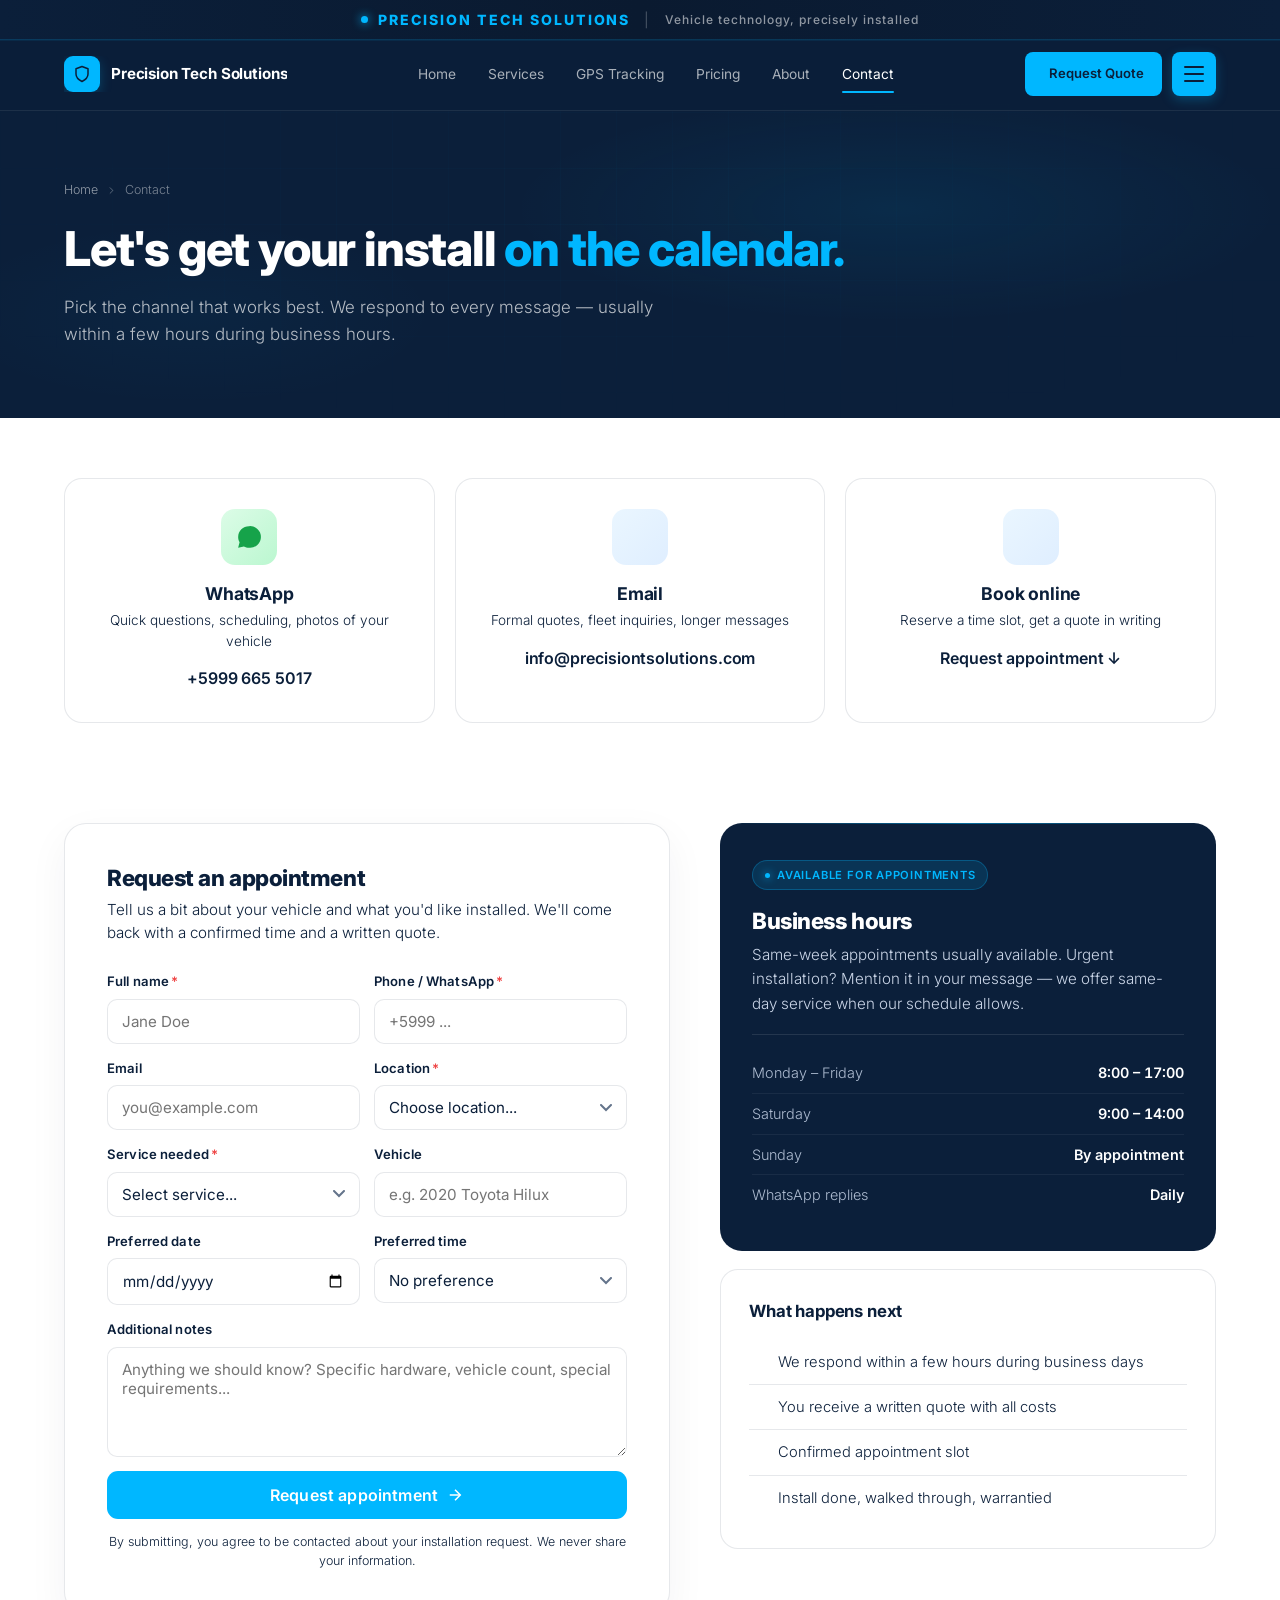
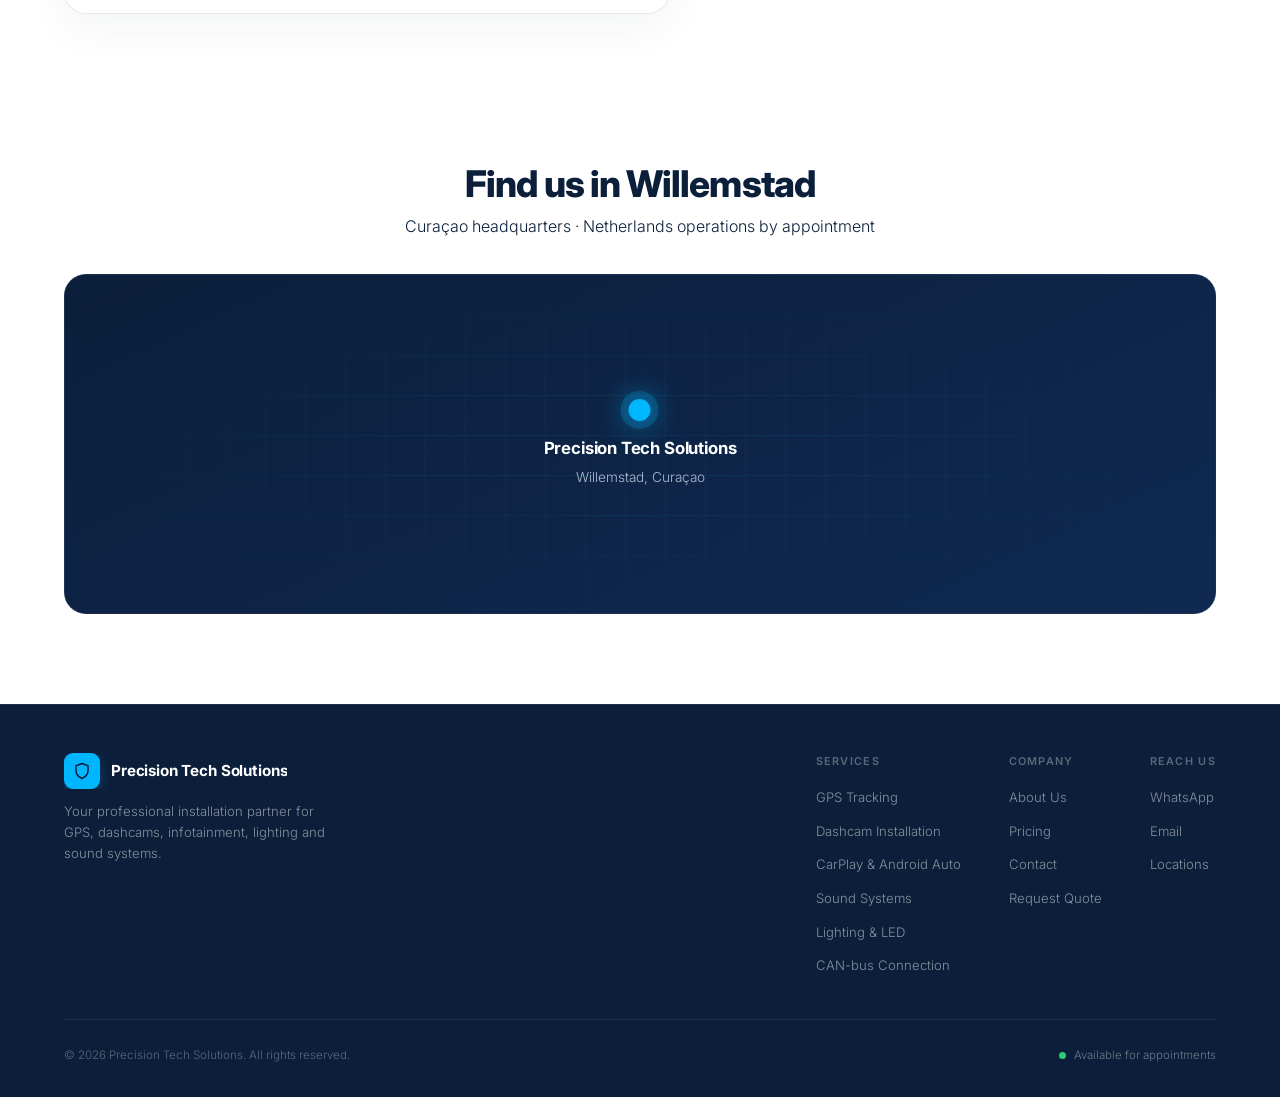
<file: contact.html>
<!DOCTYPE html>
<html lang="en">
<head>
<meta charset="UTF-8" />
<meta name="viewport" content="width=device-width, initial-scale=1.0" />
<title>Contact &amp; Book an Installation | Precision Tech Solutions</title>
<meta name="description" content="Book a GPS, dashcam, infotainment, or sound system installation in Curaçao or the Netherlands. WhatsApp, email, or request a quote online." />
<link rel="preconnect" href="https://fonts.googleapis.com" />
<link rel="preconnect" href="https://fonts.gstatic.com" crossorigin />
<link href="https://fonts.googleapis.com/css2?family=Inter:wght@400;500;600;700;800;900&display=swap" rel="stylesheet" />
<link rel="stylesheet" href="styles.css" />
<style>
/* CONTACT PAGE */
.page-header.compact{padding:180px 5vw 70px}

/* Contact channels */
#channels{padding:60px 5vw 30px;background:var(--bg)}
#channels .container{max-width:1240px;margin:0 auto}
.ch-grid{display:grid;grid-template-columns:repeat(3,1fr);gap:20px}
.ch-card{background:#fff;border:1px solid var(--border);border-radius:18px;padding:30px 26px;text-align:center;transition:all .25s ease;text-decoration:none;color:inherit;display:block}
.ch-card:hover{border-color:var(--border-cyan);transform:translateY(-3px);box-shadow:0 14px 36px rgba(11,31,58,.08)}
.ch-icon{width:56px;height:56px;margin:0 auto 18px;border-radius:14px;background:linear-gradient(135deg,#eaf6ff 0%,#dfeeff 100%);display:flex;align-items:center;justify-content:center}
.ch-icon svg{width:26px;height:26px;stroke:var(--cyan-deep);fill:none;stroke-width:2;stroke-linecap:round;stroke-linejoin:round}
.ch-icon.wa{background:linear-gradient(135deg,#dcfce7 0%,#bbf7d0 100%)}
.ch-icon.wa svg{stroke:none;fill:#16a34a;stroke-width:0}
.ch-card h3{font-size:1.1rem;font-weight:700;color:var(--navy);margin-bottom:6px;letter-spacing:-.01em}
.ch-card p.sub{font-size:.85rem;color:var(--text-muted);margin-bottom:14px;line-height:1.5}
.ch-card .val{font-size:1rem;color:var(--cyan-deep);font-weight:600;letter-spacing:-.005em}

/* Forms section */
#forms{padding:70px 5vw 90px;background:var(--bg)}
#forms .container{max-width:1240px;margin:0 auto;display:grid;grid-template-columns:1.1fr .9fr;gap:50px;align-items:start}

.form-card{background:#fff;border:1px solid var(--border);border-radius:22px;padding:42px;box-shadow:0 14px 40px rgba(11,31,58,.05)}
.form-card .ftitle{font-size:1.4rem;font-weight:800;color:var(--navy);letter-spacing:-.02em;margin-bottom:8px}
.form-card .fdesc{font-size:.95rem;color:var(--text-muted);line-height:1.55;margin-bottom:26px}

.form-row{display:grid;grid-template-columns:1fr 1fr;gap:14px;margin-bottom:14px}
.form-row.single{grid-template-columns:1fr}
.form-field{display:flex;flex-direction:column}
.form-field label{font-size:.82rem;color:var(--navy);font-weight:600;margin-bottom:6px;letter-spacing:.01em}
.form-field label .req{color:#ef4444;margin-left:2px}
.form-field input,
.form-field select,
.form-field textarea{font-family:Inter,system-ui,sans-serif;font-size:.95rem;color:var(--text);background:#fff;border:1px solid var(--border);border-radius:10px;padding:12px 14px;transition:all .2s ease;width:100%;outline:none}
.form-field input:focus,
.form-field select:focus,
.form-field textarea:focus{border-color:var(--cyan);box-shadow:0 0 0 3px rgba(0,183,255,.12)}
.form-field textarea{resize:vertical;min-height:110px;font-family:inherit}
.form-field select{appearance:none;background-image:url("data:image/svg+xml;utf8,<svg xmlns='http://www.w3.org/2000/svg' width='12' height='8' viewBox='0 0 12 8'><path d='M1 1l5 5 5-5' stroke='%2364748b' stroke-width='2' fill='none' stroke-linecap='round'/></svg>");background-repeat:no-repeat;background-position:right 14px center;padding-right:36px;cursor:pointer}

.form-submit{margin-top:8px;width:100%;padding:14px 22px;background:var(--cyan);color:#fff;border:none;border-radius:11px;font-family:Inter,system-ui,sans-serif;font-size:1rem;font-weight:600;letter-spacing:.01em;cursor:pointer;transition:all .2s ease;display:flex;align-items:center;justify-content:center;gap:8px}
.form-submit:hover{background:var(--cyan-deep);transform:translateY(-1px);box-shadow:0 10px 24px rgba(0,183,255,.28)}
.form-submit svg{width:18px;height:18px;stroke:currentColor;fill:none;stroke-width:2}

.form-note{font-size:.78rem;color:var(--text-muted);margin-top:14px;text-align:center;line-height:1.5}

.form-success{display:none;padding:16px;background:#dcfce7;border:1px solid #86efac;border-radius:10px;color:#166534;font-size:.92rem;font-weight:500;margin-bottom:18px}
.form-success.show{display:block}

/* Info side */
.info-side{display:flex;flex-direction:column;gap:18px}
.info-card{background:var(--navy);color:#fff;border-radius:22px;padding:36px 32px;position:relative;overflow:hidden}
.info-card::before{content:"";position:absolute;top:0;left:0;right:0;height:1px;background:linear-gradient(90deg,transparent,var(--cyan),transparent);opacity:.5}
.info-card .eyebrow{display:inline-flex;align-items:center;gap:7px;background:rgba(0,183,255,.14);color:var(--cyan);border:1px solid var(--border-cyan);padding:5px 12px;border-radius:999px;font-size:.7rem;font-weight:600;letter-spacing:.07em;text-transform:uppercase;margin-bottom:18px}
.info-card .eyebrow .dot{width:5px;height:5px;border-radius:50%;background:var(--cyan);box-shadow:0 0 8px var(--cyan)}
.info-card h3{font-size:1.4rem;font-weight:800;color:#fff;letter-spacing:-.02em;margin-bottom:8px}
.info-card p{font-size:.95rem;color:#cbd6e8;line-height:1.6;margin-bottom:18px}

.hours-list{list-style:none;padding:0;margin:0;border-top:1px solid rgba(255,255,255,.1);padding-top:18px}
.hours-list li{display:flex;justify-content:space-between;padding:8px 0;border-bottom:1px solid rgba(255,255,255,.06);font-size:.9rem}
.hours-list li:last-child{border-bottom:none}
.hours-list li span:first-child{color:#aebcd1}
.hours-list li span:last-child{color:#fff;font-weight:600;font-variant-numeric:tabular-nums}

.quickact-card{background:#fff;border:1px solid var(--border);border-radius:18px;padding:28px}
.quickact-card h4{font-size:1.05rem;font-weight:700;color:var(--navy);margin-bottom:14px;letter-spacing:-.01em}
.quickact-list{list-style:none;padding:0}
.quickact-list li{display:flex;align-items:center;gap:11px;padding:10px 0;border-bottom:1px solid var(--border);font-size:.92rem;color:var(--text)}
.quickact-list li:last-child{border-bottom:none}
.quickact-list li svg{width:18px;height:18px;stroke:var(--cyan-deep);fill:none;stroke-width:2;flex-shrink:0}

/* Map placeholder */
#map-section{padding:60px 5vw 90px;background:var(--bg-alt)}
#map-section .container{max-width:1240px;margin:0 auto}
#map-section .head{text-align:center;margin-bottom:34px}
#map-section .head h2{font-size:clamp(1.7rem,3vw,2.3rem);font-weight:800;color:var(--navy);letter-spacing:-.025em;margin-bottom:10px}
#map-section .head p{font-size:1rem;color:var(--text-muted)}
.map-vis{background:linear-gradient(155deg,var(--navy) 0%,#0f2952 100%);border-radius:22px;height:340px;position:relative;overflow:hidden;border:1px solid rgba(255,255,255,.06)}
.map-vis::before{content:"";position:absolute;inset:0;background-image:
  linear-gradient(rgba(0,183,255,.08) 1px,transparent 1px),
  linear-gradient(90deg,rgba(0,183,255,.08) 1px,transparent 1px);
  background-size:40px 40px;mask-image:radial-gradient(ellipse at center,#000 30%,transparent 70%)}
.map-pin{position:absolute;top:50%;left:50%;transform:translate(-50%,-50%);text-align:center;color:#fff}
.map-pin .pin-dot{width:22px;height:22px;border-radius:50%;background:var(--cyan);box-shadow:0 0 30px var(--cyan),0 0 0 8px rgba(0,183,255,.2);margin:0 auto 14px;position:relative}
.map-pin .pin-dot::after{content:"";position:absolute;inset:-12px;border:2px solid var(--cyan);border-radius:50%;opacity:0;animation:ping 2.4s infinite}
.map-pin h4{font-size:1.05rem;font-weight:700;color:#fff;margin-bottom:4px;letter-spacing:-.01em}
.map-pin p{font-size:.85rem;color:#aebcd1}

/* Responsive */
@media(max-width:980px){
  .ch-grid{grid-template-columns:1fr}
  #forms .container{grid-template-columns:1fr;gap:24px}
}
@media(max-width:600px){
  .form-card{padding:28px 22px}
  .form-row{grid-template-columns:1fr}
}
</style>
</head>
<body>
<!-- TOP BANNER -->
<div class="top-banner" role="banner">
  <span class="top-banner-text">
    <span class="pulse-dot"></span>
    <span class="accent">PRECISION TECH SOLUTIONS</span>
    <span class="sep">|</span>
    <span class="tagline">Vehicle technology, precisely installed</span>
  </span>
</div>


<!-- DRAWER -->
<div class="nav-drawer-overlay" id="drawerOverlay" onclick="closeDrawer()"></div>
<nav class="nav-drawer" id="navDrawer" aria-label="Mobile navigation" aria-hidden="true">
  <button class="nd-close" onclick="closeDrawer()" aria-label="Close menu">&times;</button>
  <a href="index.html"><svg viewBox="0 0 24 24"><path d="M3 9l9-7 9 7v11a2 2 0 01-2 2H5a2 2 0 01-2-2z"/></svg>Home</a>
  <a href="services.html"><svg viewBox="0 0 24 24"><path d="M14.7 6.3a1 1 0 000 1.4l1.6 1.6a1 1 0 001.4 0l3.77-3.77a6 6 0 01-7.94 7.94l-6.91 6.91a2.12 2.12 0 01-3-3l6.91-6.91a6 6 0 017.94-7.94l-3.76 3.76z"/></svg>Services</a>
  <a href="gps-tracking.html"><svg viewBox="0 0 24 24"><circle cx="12" cy="12" r="3"/><path d="M12 2v3M12 19v3M2 12h3M19 12h3"/></svg>GPS Tracking</a>
  <a href="pricing.html"><svg viewBox="0 0 24 24"><circle cx="12" cy="12" r="10"/><path d="M9 9a3 3 0 016 0M9 14h6M9 18h6"/></svg>Pricing</a>
  <a href="about.html"><svg viewBox="0 0 24 24"><path d="M17 21v-2a4 4 0 00-4-4H5a4 4 0 00-4 4v2"/><circle cx="9" cy="7" r="4"/></svg>About Us</a>
  <a href="contact.html" class="active"><svg viewBox="0 0 24 24"><path d="M21 15a2 2 0 01-2 2H7l-4 4V5a2 2 0 012-2h14a2 2 0 012 2z"/></svg>Contact</a>
  <a href="contact.html" class="nd-cta" onclick="closeDrawer()">
    <svg viewBox="0 0 24 24"><path d="M9 11l3 3L22 4"/><path d="M21 12v7a2 2 0 01-2 2H5a2 2 0 01-2-2V5a2 2 0 012-2h11"/></svg>
    Request Quote
  </a>
</nav>

<!-- NAV -->
<nav class="topnav" aria-label="Main navigation">
  <a href="index.html" class="logo">
    <div class="logo-mark">
      <svg viewBox="0 0 24 24" fill="none" stroke="#0B1F3A" stroke-width="2" stroke-linecap="round" stroke-linejoin="round"><path d="M12 22s8-4 8-10V5l-8-3-8 3v7c0 6 8 10 8 10z"/></svg>
    </div>
    <span class="logo-text">Precision Tech Solutions</span>
  </a>
  <div class="nav-links">
    <a href="index.html">Home</a>
    <a href="services.html">Services</a>
    <a href="gps-tracking.html">GPS Tracking</a>
    <a href="pricing.html">Pricing</a>
    <a href="about.html">About</a>
    <a href="contact.html" class="active">Contact</a>
  </div>
  <div class="nav-right">
    <a href="contact.html" class="nav-book">
      <svg viewBox="0 0 24 24" fill="none" stroke="currentColor" stroke-width="2"><path d="M8 2v4M16 2v4M3 10h18M5 4h14a2 2 0 012 2v14a2 2 0 01-2 2H5a2 2 0 01-2-2V6a2 2 0 012-2z"/></svg>
      Request Quote
    </a>
    <button class="burger" id="burgerBtn" onclick="toggleDrawer()" aria-label="Open menu" aria-expanded="false" aria-controls="navDrawer">
      <span></span><span></span><span></span>
    </button>
  </div>
</nav>

<!-- HEADER -->
<section class="page-header compact">
  <div class="page-header-bg"></div>
  <div class="page-header-grid"></div>
  <div class="page-header-inner">
    <div class="breadcrumb fade-up">
      <a href="index.html">Home</a>
      <svg viewBox="0 0 24 24"><polyline points="9 18 15 12 9 6"/></svg>
      <span>Contact</span>
    </div>
    <h1 class="fade-up">Let's get your install <em>on the calendar.</em></h1>
    <p class="lead fade-up d1">Pick the channel that works best. We respond to every message — usually within a few hours during business hours.</p>
  </div>
</section>

<!-- CHANNELS -->
<section id="channels">
  <div class="container">
    <div class="ch-grid">
      <a href="https://wa.me/59996655017" class="ch-card fade-up">
        <div class="ch-icon wa">
          <svg viewBox="0 0 24 24"><path d="M17.5 14.4c-.3-.1-1.7-.8-1.9-.9-.3-.1-.5-.1-.7.1-.2.3-.7.9-.9 1.1-.2.2-.3.2-.6.1-.3-.1-1.2-.4-2.3-1.4-.8-.8-1.4-1.7-1.6-2-.2-.3 0-.5.1-.6.1-.1.3-.3.4-.5.1-.2.2-.3.3-.5.1-.2 0-.4 0-.5-.1-.1-.7-1.6-.9-2.2-.2-.6-.5-.5-.7-.5h-.6c-.2 0-.5.1-.8.4-.3.3-1 1-1 2.4 0 1.4 1 2.8 1.2 3 .1.2 2 3.1 4.9 4.3.7.3 1.2.5 1.6.6.7.2 1.3.2 1.8.1.6-.1 1.7-.7 1.9-1.4.2-.7.2-1.2.2-1.4-.1-.1-.3-.2-.6-.3M12 2A10 10 0 002 12c0 1.7.4 3.4 1.3 4.9L2 22l5.3-1.3c1.4.8 3.1 1.2 4.7 1.2A10 10 0 1012 2"/></svg>
        </div>
        <h3>WhatsApp</h3>
        <p class="sub">Quick questions, scheduling, photos of your vehicle</p>
        <div class="val">+5999 665 5017</div>
      </a>
      <a href="mailto:info@precisiontsolutions.com" class="ch-card fade-up d1">
        <div class="ch-icon">
          <svg viewBox="0 0 24 24"><path d="M4 4h16c1.1 0 2 .9 2 2v12c0 1.1-.9 2-2 2H4c-1.1 0-2-.9-2-2V6c0-1.1.9-2 2-2z"/><polyline points="22,6 12,13 2,6"/></svg>
        </div>
        <h3>Email</h3>
        <p class="sub">Formal quotes, fleet inquiries, longer messages</p>
        <div class="val">info@precisiontsolutions.com</div>
      </a>
      <a href="#appointment" class="ch-card fade-up d2">
        <div class="ch-icon">
          <svg viewBox="0 0 24 24"><path d="M8 2v4M16 2v4M3 10h18M5 4h14a2 2 0 012 2v14a2 2 0 01-2 2H5a2 2 0 01-2-2V6a2 2 0 012-2z"/></svg>
        </div>
        <h3>Book online</h3>
        <p class="sub">Reserve a time slot, get a quote in writing</p>
        <div class="val">Request appointment ↓</div>
      </a>
    </div>
  </div>
</section>

<!-- FORMS -->
<section id="forms">
  <div class="container">
    <div class="form-card fade-up" id="appointment">
      <h2 class="ftitle">Request an appointment</h2>
      <p class="fdesc">Tell us a bit about your vehicle and what you'd like installed. We'll come back with a confirmed time and a written quote.</p>
      <div class="form-success" id="appointmentSuccess">
        <svg viewBox="0 0 24 24" style="width:18px;height:18px;display:inline-block;vertical-align:-3px;margin-right:6px;fill:none;stroke:#16a34a;stroke-width:2.5"><path d="M9 11l3 3L22 4"/><path d="M21 12v7a2 2 0 01-2 2H5a2 2 0 01-2-2V5a2 2 0 012-2h11"/></svg>
        Thanks — your request was received. We'll be in touch shortly.
      </div>
      <form id="appointmentForm" novalidate>
        <div class="form-row">
          <div class="form-field">
            <label for="apt-name">Full name<span class="req">*</span></label>
            <input type="text" id="apt-name" name="name" required placeholder="Jane Doe" />
          </div>
          <div class="form-field">
            <label for="apt-phone">Phone / WhatsApp<span class="req">*</span></label>
            <input type="tel" id="apt-phone" name="phone" required placeholder="+5999 ..." />
          </div>
        </div>
        <div class="form-row">
          <div class="form-field">
            <label for="apt-email">Email</label>
            <input type="email" id="apt-email" name="email" placeholder="you@example.com" />
          </div>
          <div class="form-field">
            <label for="apt-location">Location<span class="req">*</span></label>
            <select id="apt-location" name="location" required>
              <option value="">Choose location...</option>
              <option value="curacao">Curaçao</option>
              <option value="netherlands">Netherlands</option>
            </select>
          </div>
        </div>
        <div class="form-row">
          <div class="form-field">
            <label for="apt-service">Service needed<span class="req">*</span></label>
            <select id="apt-service" name="service" required>
              <option value="">Select service...</option>
              <option>GPS tracking installation</option>
              <option>Fleet GPS rollout (multiple vehicles)</option>
              <option>Dashcam installation</option>
              <option>CarPlay / Android Auto</option>
              <option>Sound system / speakers</option>
              <option>Lighting / LED installation</option>
              <option>Other / not sure</option>
            </select>
          </div>
          <div class="form-field">
            <label for="apt-vehicle">Vehicle</label>
            <input type="text" id="apt-vehicle" name="vehicle" placeholder="e.g. 2020 Toyota Hilux" />
          </div>
        </div>
        <div class="form-row">
          <div class="form-field">
            <label for="apt-date">Preferred date</label>
            <input type="date" id="apt-date" name="date" />
          </div>
          <div class="form-field">
            <label for="apt-time">Preferred time</label>
            <select id="apt-time" name="time">
              <option value="">No preference</option>
              <option>Morning (8:00 - 12:00)</option>
              <option>Afternoon (12:00 - 17:00)</option>
              <option>Late afternoon (15:00 - 18:00)</option>
            </select>
          </div>
        </div>
        <div class="form-row single">
          <div class="form-field">
            <label for="apt-notes">Additional notes</label>
            <textarea id="apt-notes" name="notes" placeholder="Anything we should know? Specific hardware, vehicle count, special requirements..."></textarea>
          </div>
        </div>
        <button type="submit" class="form-submit">
          Request appointment
          <svg viewBox="0 0 24 24"><line x1="5" y1="12" x2="19" y2="12"/><polyline points="12 5 19 12 12 19"/></svg>
        </button>
        <p class="form-note">By submitting, you agree to be contacted about your installation request. We never share your information.</p>
      </form>
    </div>

    <div class="info-side">
      <div class="info-card fade-up d1">
        <span class="eyebrow"><span class="dot"></span>Available for appointments</span>
        <h3>Business hours</h3>
        <p>Same-week appointments usually available. Urgent installation? Mention it in your message — we offer same-day service when our schedule allows.</p>
        <ul class="hours-list">
          <li><span>Monday – Friday</span><span>8:00 – 17:00</span></li>
          <li><span>Saturday</span><span>9:00 – 14:00</span></li>
          <li><span>Sunday</span><span>By appointment</span></li>
          <li><span>WhatsApp replies</span><span>Daily</span></li>
        </ul>
      </div>

      <div class="quickact-card fade-up d2">
        <h4>What happens next</h4>
        <ul class="quickact-list">
          <li>
            <svg viewBox="0 0 24 24"><circle cx="12" cy="12" r="9"/><path d="M12 7v5l3 2"/></svg>
            We respond within a few hours during business days
          </li>
          <li>
            <svg viewBox="0 0 24 24"><path d="M4 4h16c1.1 0 2 .9 2 2v12c0 1.1-.9 2-2 2H4c-1.1 0-2-.9-2-2V6c0-1.1.9-2 2-2z"/><polyline points="22,6 12,13 2,6"/></svg>
            You receive a written quote with all costs
          </li>
          <li>
            <svg viewBox="0 0 24 24"><path d="M8 2v4M16 2v4M3 10h18M5 4h14a2 2 0 012 2v14a2 2 0 01-2 2H5a2 2 0 01-2-2V6a2 2 0 012-2z"/></svg>
            Confirmed appointment slot
          </li>
          <li>
            <svg viewBox="0 0 24 24"><path d="M12 22s8-4 8-10V5l-8-3-8 3v7c0 6 8 10 8 10z"/></svg>
            Install done, walked through, warrantied
          </li>
        </ul>
      </div>
    </div>
  </div>
</section>

<!-- MAP -->
<section id="map-section">
  <div class="container">
    <div class="head fade-up">
      <h2>Find us in <em style="color:var(--cyan-deep);font-style:normal">Willemstad</em></h2>
      <p>Curaçao headquarters &middot; Netherlands operations by appointment</p>
    </div>
    <div class="map-vis fade-up d1">
      <div class="map-pin">
        <div class="pin-dot"></div>
        <h4>Precision Tech Solutions</h4>
        <p>Willemstad, Curaçao</p>
      </div>
    </div>
  </div>
</section>

<!-- FOOTER -->
<footer>
  <div class="footer-inner">
    <div class="footer-top">
      <div class="footer-brand">
        <a href="index.html" class="logo">
          <div class="logo-mark"><svg viewBox="0 0 24 24" fill="none" stroke="#0B1F3A" stroke-width="2" stroke-linecap="round" stroke-linejoin="round"><path d="M12 22s8-4 8-10V5l-8-3-8 3v7c0 6 8 10 8 10z"/></svg></div>
          <span class="logo-text">Precision Tech Solutions</span>
        </a>
        <p>Your professional installation partner for GPS, dashcams, infotainment, lighting and sound systems.</p>
      </div>
      <div class="footer-cols">
        <div class="footer-col">
          <h5>Services</h5>
          <a href="gps-tracking.html">GPS Tracking</a>
          <a href="services.html#dashcam">Dashcam Installation</a>
          <a href="services.html#carplay">CarPlay &amp; Android Auto</a>
          <a href="services.html#sound">Sound Systems</a>
          <a href="services.html#lighting">Lighting &amp; LED</a>
          <a href="gps-tracking.html#canbus">CAN-bus Connection</a>
        </div>
        <div class="footer-col">
          <h5>Company</h5>
          <a href="about.html">About Us</a>
          <a href="pricing.html">Pricing</a>
          <a href="contact.html">Contact</a>
          <a href="contact.html">Request Quote</a>
        </div>
        <div class="footer-col">
          <h5>Reach us</h5>
          <a href="https://wa.me/59996655017">WhatsApp</a>
          <a href="mailto:info@precisiontsolutions.com">Email</a>
          <a href="about.html">Locations</a>
        </div>
      </div>
    </div>
    <div class="footer-bottom">
      <p>© 2026 Precision Tech Solutions. All rights reserved.</p>
      <div class="status-badge"><span class="status-dot"></span>Available for appointments</div>
    </div>
  </div>
</footer>

<script src="main.js"></script>
<script>
  // Contact form submit handler
  document.getElementById('appointmentForm')?.addEventListener('submit', function(e){
    e.preventDefault();
    var success = document.getElementById('appointmentSuccess');
    success.classList.add('show');
    this.reset();
    success.scrollIntoView({behavior:'smooth', block:'center'});
    setTimeout(function(){ success.classList.remove('show'); }, 8000);
  });
</script>
</body>
</html>
</file>
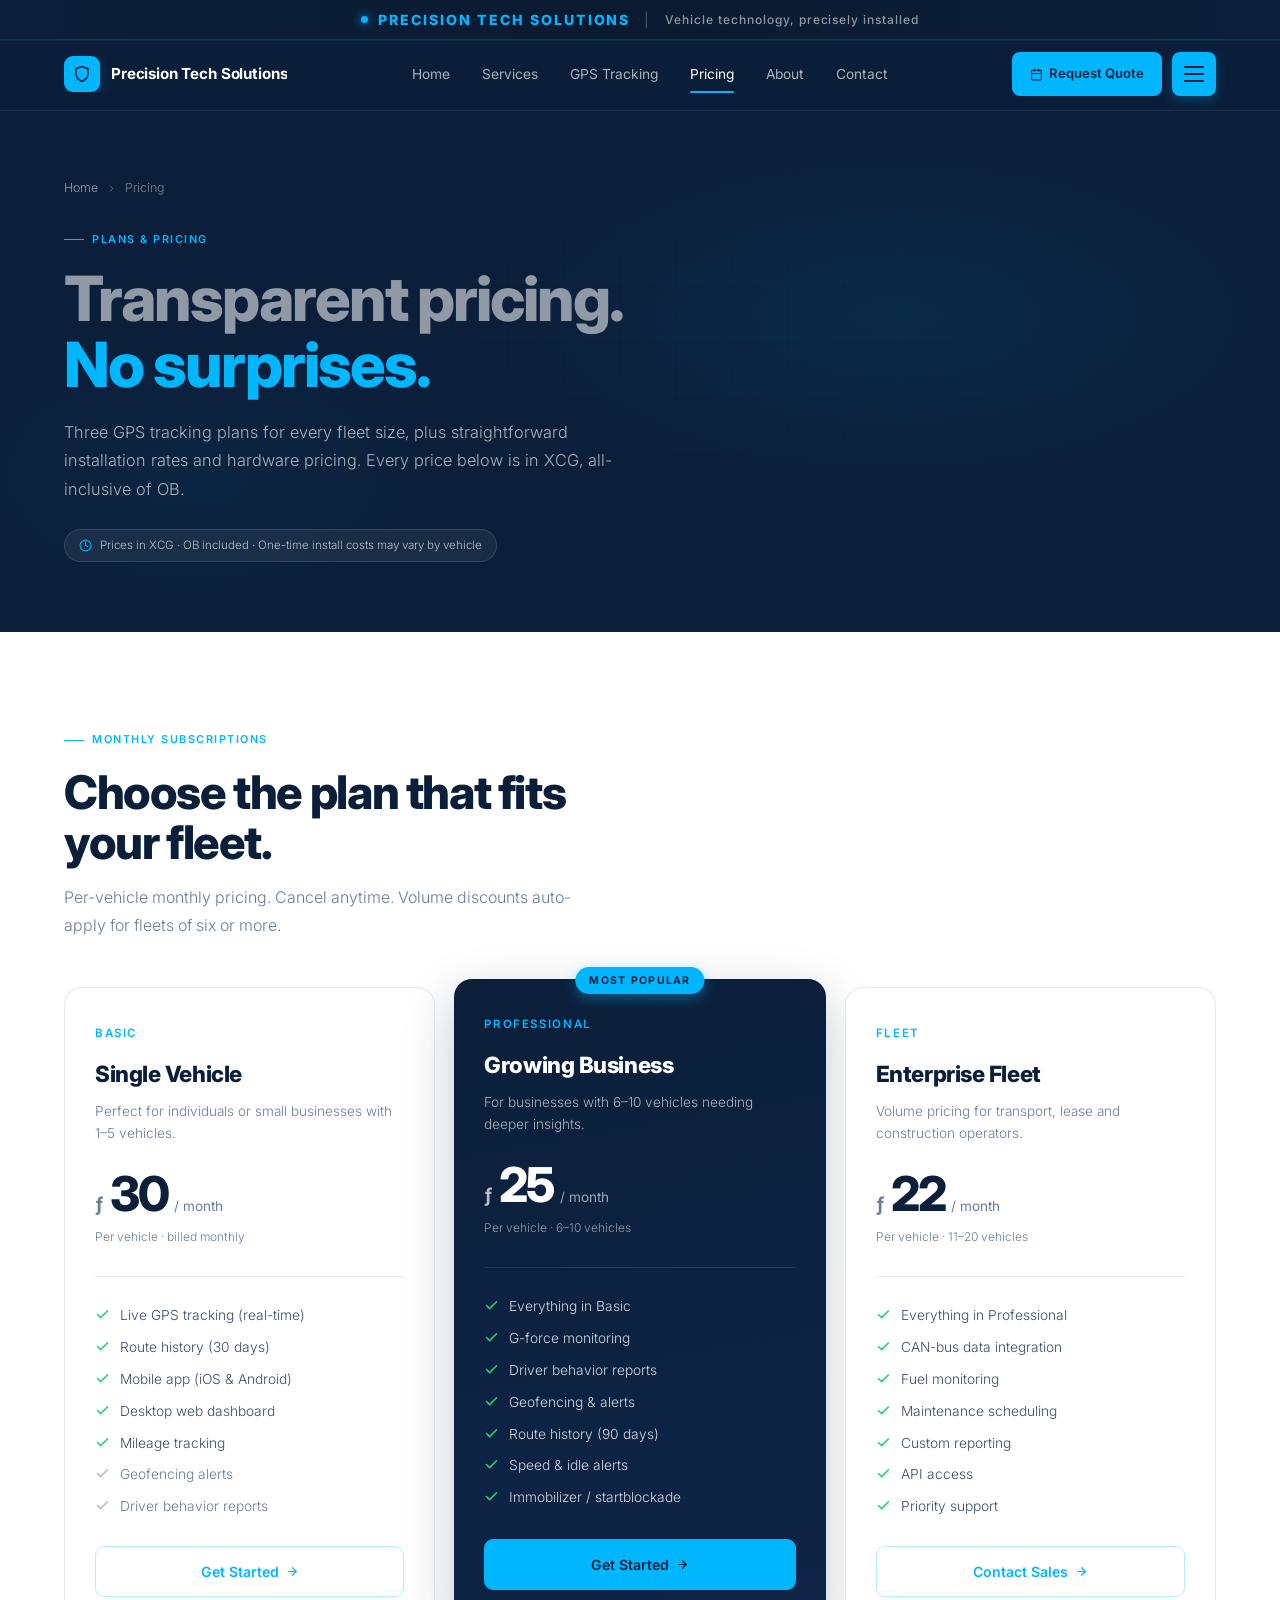
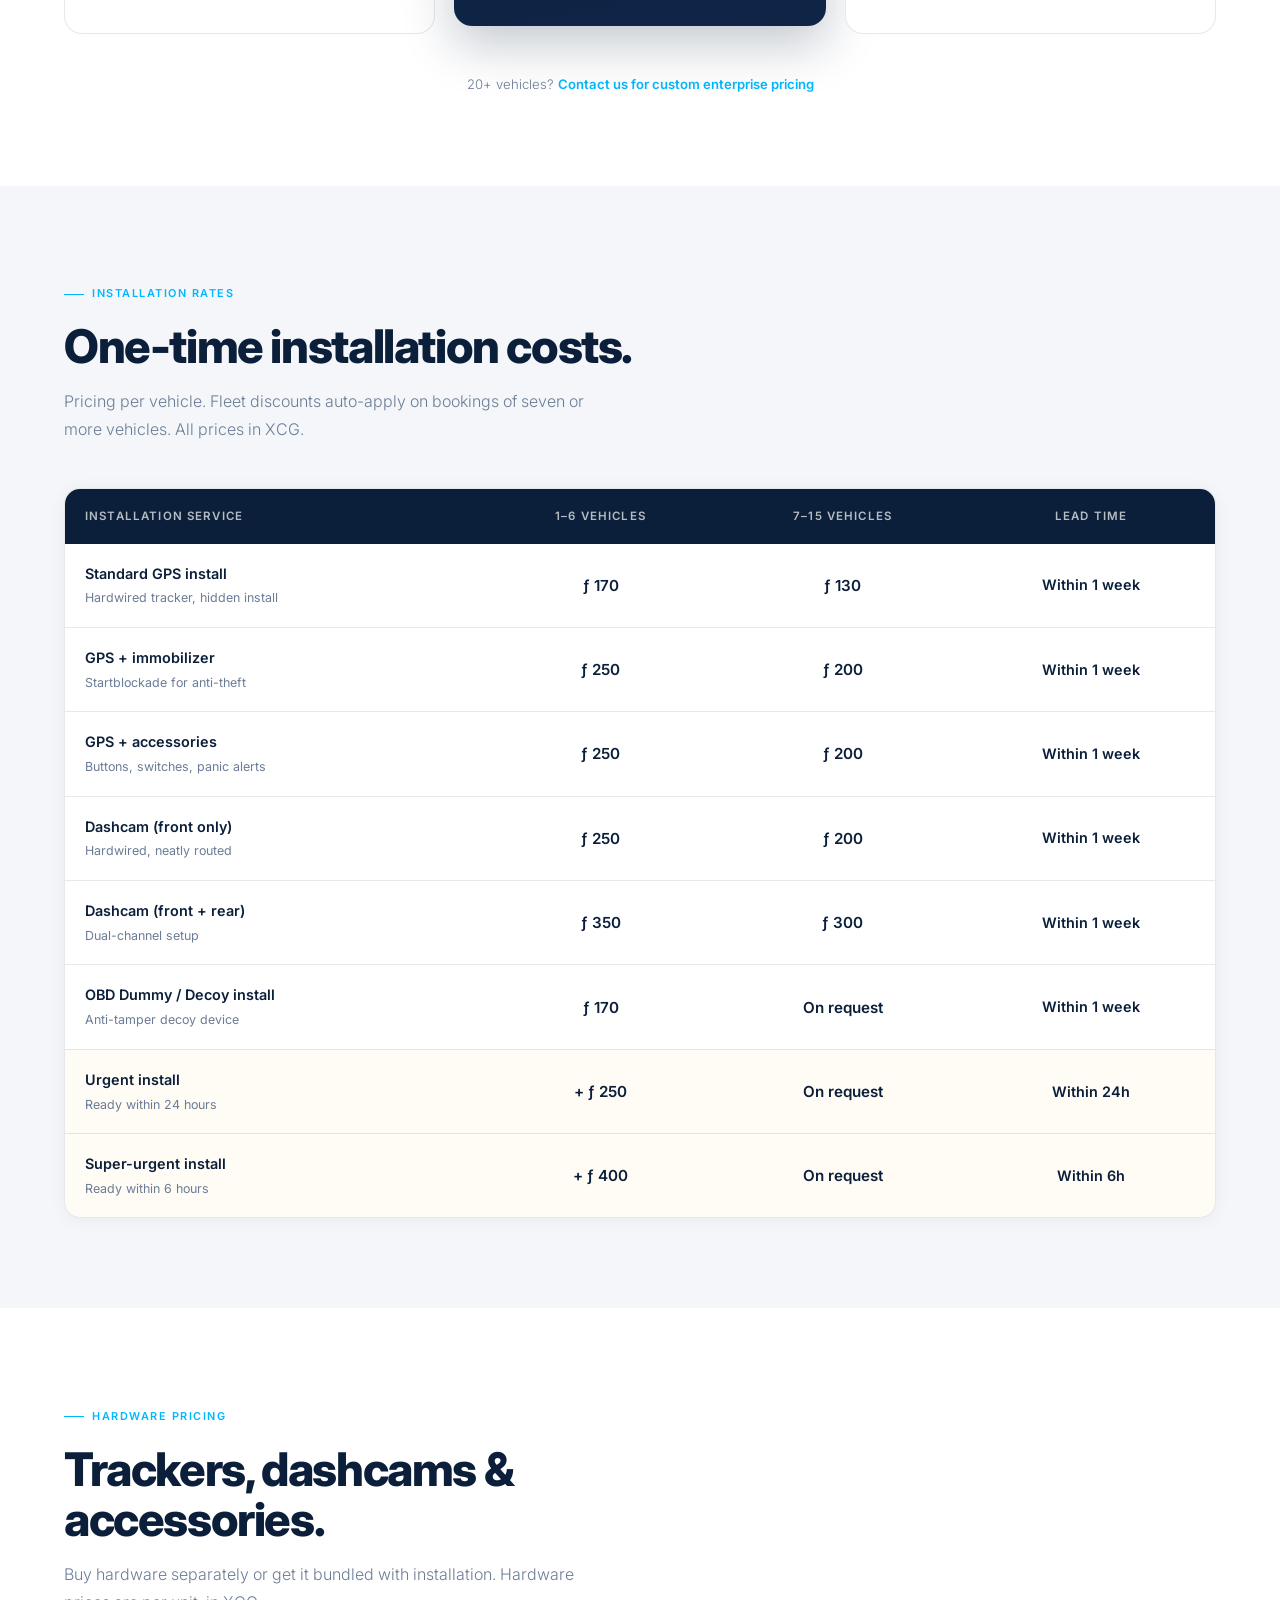
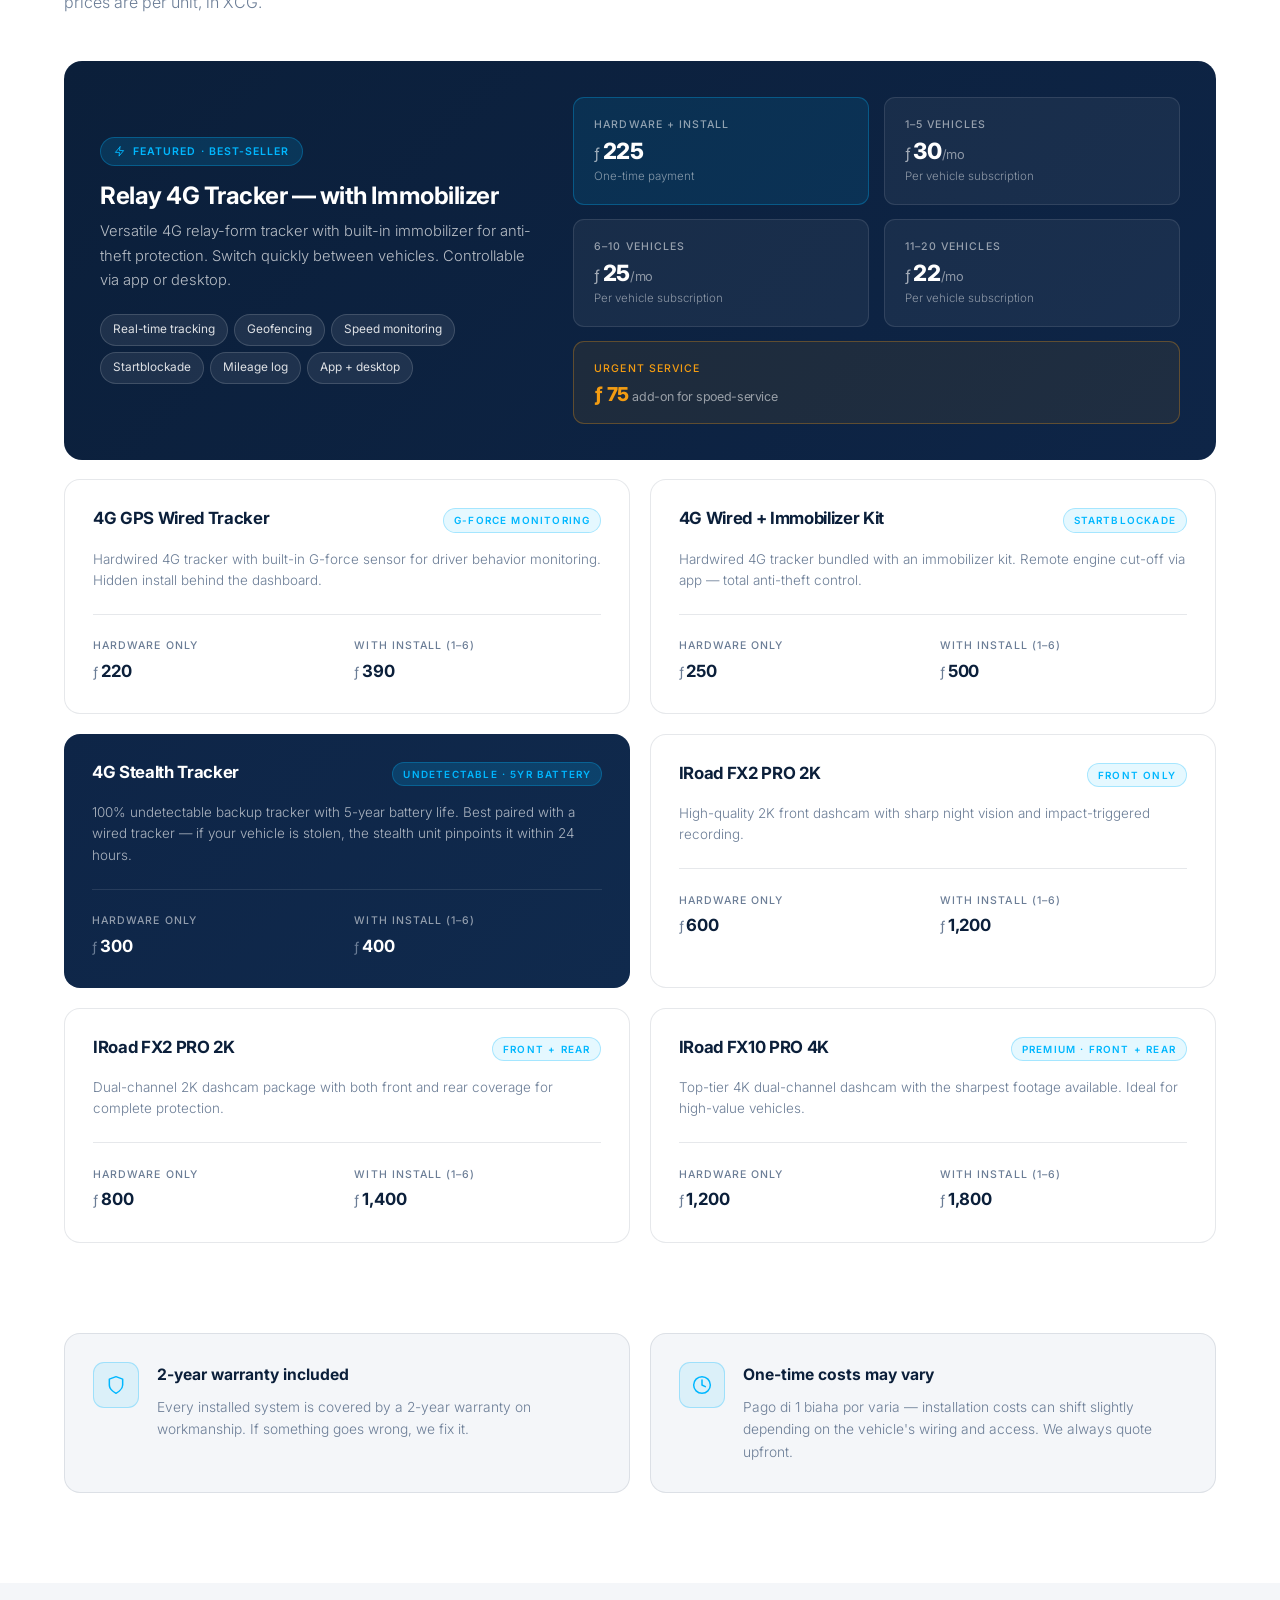
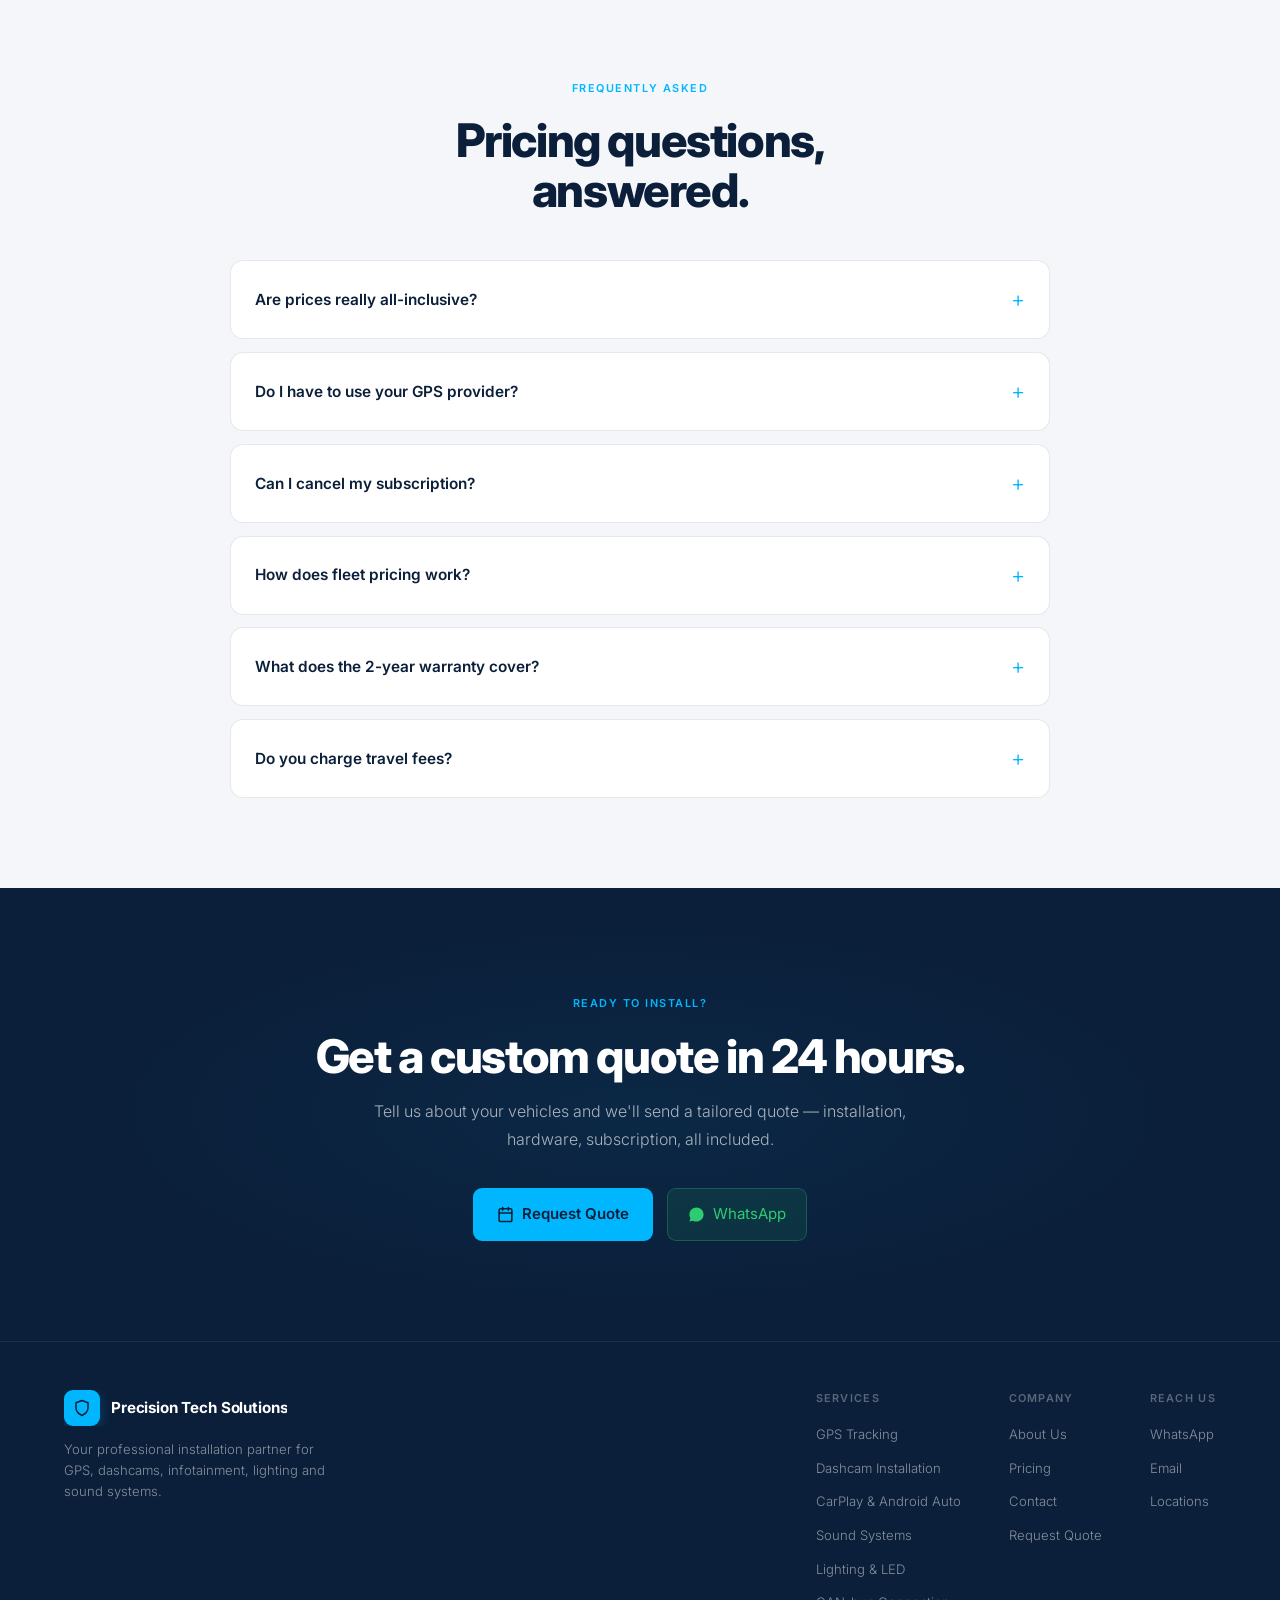
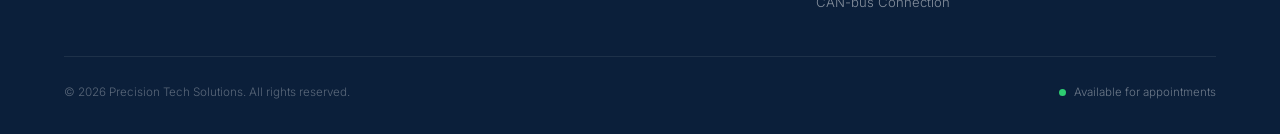
<file: pricing.html>
<!DOCTYPE html>
<html lang="en">
<head>
<meta charset="UTF-8">
<meta name="viewport" content="width=device-width,initial-scale=1.0,viewport-fit=cover">
<meta name="description" content="Transparent pricing for GPS tracking, installation, dashcams and accessories. All prices in XCG, OB included.">
<title>Pricing — Precision Tech Solutions</title>
<link rel="preconnect" href="https://fonts.googleapis.com">
<link rel="preconnect" href="https://fonts.gstatic.com" crossorigin>
<link href="https://fonts.googleapis.com/css2?family=Inter:wght@300;400;500;600;700;800&display=swap" rel="stylesheet">
<link rel="stylesheet" href="styles.css">
<style>
/* ── PRICING PAGE ── */
.currency-note{display:inline-flex;align-items:center;gap:8px;background:rgba(255,255,255,.06);border:1px solid rgba(255,255,255,.12);border-radius:100px;padding:6px 14px;font-size:.72rem;color:rgba(255,255,255,.7);margin-top:1.6rem}
.currency-note svg{width:13px;height:13px;stroke:var(--cyan);fill:none;stroke-width:2;stroke-linecap:round;stroke-linejoin:round}

/* PLANS */
#plans{padding:90px 5vw;background:#fff}
.plans-grid{display:grid;grid-template-columns:repeat(3,1fr);gap:1.2rem;margin-top:3rem}
.plan-card{background:#fff;border:1px solid var(--border);border-radius:18px;padding:36px 30px;position:relative;display:flex;flex-direction:column;transition:all .3s}
.plan-card:hover{border-color:var(--border-cyan);transform:translateY(-4px);box-shadow:0 16px 40px rgba(0,183,255,.1)}
.plan-card.featured{background:linear-gradient(170deg,var(--navy) 0%,#0e2547 100%);color:#fff;border:none;transform:translateY(-8px);box-shadow:0 18px 50px rgba(11,31,58,.25)}
.plan-card.featured:hover{transform:translateY(-12px)}
.plan-badge{position:absolute;top:-12px;left:50%;transform:translateX(-50%);background:var(--cyan);color:var(--navy);font-size:.66rem;font-weight:700;letter-spacing:.12em;text-transform:uppercase;padding:5px 14px;border-radius:100px;box-shadow:0 4px 14px rgba(0,183,255,.4)}
.plan-name{font-size:.72rem;letter-spacing:.14em;text-transform:uppercase;color:var(--cyan);font-weight:600;margin-bottom:.8rem}
.plan-card.featured .plan-name{color:var(--cyan)}
.plan-title{font-size:1.4rem;font-weight:800;margin-bottom:.5rem;letter-spacing:-.02em;color:var(--text)}
.plan-card.featured .plan-title{color:#fff}
.plan-desc{font-size:.85rem;color:var(--text-3);margin-bottom:1.6rem;line-height:1.6}
.plan-card.featured .plan-desc{color:rgba(255,255,255,.65)}
.plan-price{display:flex;align-items:baseline;gap:6px;margin-bottom:.4rem}
.plan-price .currency{font-size:1.2rem;font-weight:700;color:var(--text-3)}
.plan-card.featured .plan-price .currency{color:rgba(255,255,255,.7)}
.plan-price .amount{font-size:3rem;font-weight:800;color:var(--text);letter-spacing:-.04em;line-height:1}
.plan-card.featured .plan-price .amount{color:#fff}
.plan-price .period{font-size:.85rem;color:var(--text-3);font-weight:400}
.plan-card.featured .plan-price .period{color:rgba(255,255,255,.6)}
.plan-sub{font-size:.75rem;color:var(--text-3);margin-bottom:1.8rem;padding-bottom:1.8rem;border-bottom:1px solid var(--border)}
.plan-card.featured .plan-sub{color:rgba(255,255,255,.55);border-color:rgba(255,255,255,.1)}
.plan-features{list-style:none;display:flex;flex-direction:column;gap:.7rem;flex:1;margin-bottom:1.8rem}
.plan-features li{display:flex;align-items:flex-start;gap:10px;font-size:.86rem;color:var(--text-2);line-height:1.5}
.plan-card.featured .plan-features li{color:rgba(255,255,255,.82)}
.plan-features li svg{width:15px;height:15px;stroke:var(--green);fill:none;stroke-width:2.5;stroke-linecap:round;stroke-linejoin:round;flex-shrink:0;margin-top:2px}
.plan-features li.muted{color:var(--text-3)}
.plan-features li.muted svg{stroke:var(--text-3);opacity:.5}
.plan-card.featured .plan-features li.muted{color:rgba(255,255,255,.4)}
.plan-cta{background:transparent;border:1px solid var(--border-cyan);color:var(--cyan);padding:13px 20px;border-radius:9px;font-family:var(--ff);font-weight:600;font-size:.88rem;cursor:pointer;transition:all .22s;display:inline-flex;align-items:center;justify-content:center;gap:7px;text-decoration:none}
.plan-cta:hover{background:var(--cyan);color:var(--navy)}
.plan-card.featured .plan-cta{background:var(--cyan);color:var(--navy);border-color:var(--cyan)}
.plan-card.featured .plan-cta:hover{background:var(--cyan-bright)}

/* INSTALLATION RATES */
#install-rates{padding:90px 5vw;background:var(--bg2)}
.rate-table-wrap{margin-top:2.8rem;background:#fff;border:1px solid var(--border);border-radius:16px;overflow:hidden;box-shadow:0 2px 18px rgba(11,31,58,.05)}
.rate-table{width:100%;border-collapse:collapse}
.rate-table thead{background:var(--navy);color:#fff}
.rate-table th{padding:18px 20px;text-align:left;font-size:.72rem;font-weight:600;letter-spacing:.1em;text-transform:uppercase;color:rgba(255,255,255,.7)}
.rate-table th:not(:first-child){text-align:center}
.rate-table td{padding:18px 20px;font-size:.9rem;color:var(--text-2);border-bottom:1px solid var(--border)}
.rate-table tr:last-child td{border-bottom:none}
.rate-table td:not(:first-child){text-align:center;font-weight:600;color:var(--text)}
.rate-table tr:hover{background:var(--bg2)}
.rate-table .price{color:var(--cyan);font-weight:700;font-size:.95rem;white-space:nowrap}
.rate-table .urgent{color:var(--amber)}
.rate-table .price small{display:block;font-size:.7rem;color:var(--text-3);font-weight:400;margin-top:2px}
.rate-name{display:flex;flex-direction:column;gap:3px}
.rate-name strong{font-weight:600;color:var(--text)}
.rate-name small{color:var(--text-3);font-size:.78rem;font-weight:400}

/* HARDWARE GRID */
#hardware{padding:90px 5vw;background:#fff}
.hw-grid{display:grid;grid-template-columns:repeat(2,1fr);gap:1.2rem;margin-top:2.8rem}
.hw-card{background:#fff;border:1px solid var(--border);border-radius:16px;padding:28px 28px;transition:all .3s;display:flex;flex-direction:column;gap:1rem}
.hw-card:hover{border-color:var(--border-cyan);transform:translateY(-3px);box-shadow:0 12px 30px rgba(11,31,58,.07)}
.hw-card.featured{background:linear-gradient(135deg,#0e2547 0%,#102a4d 100%);color:#fff;border:none}
.hw-card.featured h3,.hw-card.featured .hw-spec{color:#fff}
.hw-card.featured .hw-spec-label{color:rgba(255,255,255,.55)}
.hw-card.featured .hw-divider{border-color:rgba(255,255,255,.1)}
.hw-head{display:flex;justify-content:space-between;align-items:flex-start;gap:1rem}
.hw-head h3{font-size:1.05rem;color:var(--text)}
.hw-card-tag{font-size:.62rem;letter-spacing:.12em;text-transform:uppercase;color:var(--cyan);font-weight:600;background:var(--cyan-10);border:1px solid var(--border-cyan);padding:3px 10px;border-radius:100px;white-space:nowrap}
.hw-card.featured .hw-card-tag{background:rgba(0,183,255,.18);color:var(--cyan)}
.hw-desc{font-size:.84rem;color:var(--text-3);line-height:1.6}
.hw-card.featured .hw-desc{color:rgba(255,255,255,.65)}
.hw-divider{border:none;border-top:1px solid var(--border);margin:.4rem 0}
.hw-specs{display:grid;grid-template-columns:1fr 1fr;gap:.9rem}
.hw-spec-block{display:flex;flex-direction:column;gap:3px}
.hw-spec-label{font-size:.66rem;letter-spacing:.1em;text-transform:uppercase;color:var(--text-3);font-weight:500}
.hw-spec{font-size:1.05rem;font-weight:700;color:var(--text);letter-spacing:-.01em}
.hw-spec .currency{font-size:.85rem;color:var(--text-3);font-weight:400;margin-right:3px}
.hw-spec small{display:block;font-size:.7rem;color:var(--text-3);font-weight:400;margin-top:2px}
.hw-card.featured .hw-spec small{color:rgba(255,255,255,.5)}

/* RELAY 4G — special card */
.relay-card{grid-column:span 2;background:linear-gradient(135deg,var(--navy) 0%,#0e2547 100%);color:#fff;border:none;padding:36px;border-radius:18px;display:grid;grid-template-columns:1fr 1.4fr;gap:2.5rem;align-items:center}
.relay-info h3{font-size:1.5rem;color:#fff;margin-bottom:.5rem;letter-spacing:-.02em}
.relay-tag{display:inline-flex;align-items:center;gap:8px;background:rgba(0,183,255,.15);border:1px solid rgba(0,183,255,.3);border-radius:100px;padding:5px 13px;font-size:.66rem;font-weight:600;letter-spacing:.1em;text-transform:uppercase;color:var(--cyan);margin-bottom:1rem}
.relay-desc{font-size:.92rem;color:rgba(255,255,255,.7);line-height:1.65;margin-bottom:1.4rem}
.relay-features{display:flex;flex-wrap:wrap;gap:6px}
.relay-pill{background:rgba(255,255,255,.08);border:1px solid rgba(255,255,255,.15);border-radius:100px;padding:5px 12px;font-size:.74rem;color:rgba(255,255,255,.85);font-weight:400}
.relay-pricing{display:grid;grid-template-columns:1fr 1fr;gap:.9rem}
.relay-price-box{background:rgba(255,255,255,.05);border:1px solid rgba(255,255,255,.1);border-radius:11px;padding:18px 20px}
.relay-price-box.highlight{background:rgba(0,183,255,.1);border-color:rgba(0,183,255,.3)}
.rpb-label{font-size:.66rem;letter-spacing:.1em;text-transform:uppercase;color:rgba(255,255,255,.55);font-weight:500;margin-bottom:6px}
.rpb-amount{font-size:1.4rem;font-weight:800;color:#fff;letter-spacing:-.02em;line-height:1.1}
.rpb-amount .currency{color:rgba(255,255,255,.6);font-size:.95rem;font-weight:400;margin-right:3px}
.rpb-sub{font-size:.72rem;color:rgba(255,255,255,.5);margin-top:3px}

/* CALLOUT BOX */
#callouts{padding:0 5vw 90px;background:#fff}
.callout-grid{max-width:var(--container);margin:0 auto;display:grid;grid-template-columns:1fr 1fr;gap:1.2rem}
.callout{background:var(--bg2);border:1px solid var(--border);border-radius:16px;padding:28px 28px;display:flex;gap:18px;align-items:flex-start}
.callout-icon{width:46px;height:46px;background:var(--cyan-10);border:1px solid var(--border-cyan);border-radius:11px;display:flex;align-items:center;justify-content:center;flex-shrink:0}
.callout-icon svg{width:20px;height:20px;stroke:var(--cyan);fill:none;stroke-width:1.8;stroke-linecap:round;stroke-linejoin:round}
.callout h4{font-size:.98rem;font-weight:700;color:var(--text);margin-bottom:.5rem}
.callout p{font-size:.86rem;color:var(--text-3);line-height:1.65}

/* FAQ */
#faq{padding:90px 5vw;background:var(--bg2)}
.faq-list{margin-top:2.8rem;display:flex;flex-direction:column;gap:.8rem;max-width:820px;margin-left:auto;margin-right:auto}
.faq-item{background:#fff;border:1px solid var(--border);border-radius:13px;overflow:hidden;transition:border-color .25s}
.faq-item:hover{border-color:var(--border-cyan)}
.faq-q{padding:20px 24px;cursor:pointer;display:flex;justify-content:space-between;align-items:center;gap:1rem;font-size:.96rem;font-weight:600;color:var(--text)}
.faq-q::after{content:'+';font-size:1.4rem;color:var(--cyan);font-weight:300;transition:transform .25s;flex-shrink:0}
.faq-item.open .faq-q::after{transform:rotate(45deg)}
.faq-a{max-height:0;overflow:hidden;transition:max-height .3s ease,padding .3s ease;padding:0 24px;color:var(--text-3);font-size:.88rem;line-height:1.7}
.faq-item.open .faq-a{max-height:300px;padding:0 24px 20px}

/* FINAL CTA on pricing */
#pricing-cta{padding:100px 5vw;background:var(--navy);color:#fff;text-align:center;position:relative;overflow:hidden}
.pcta-bg{position:absolute;inset:0;background:radial-gradient(ellipse 60% 60% at 50% 50%,rgba(0,183,255,.06),transparent 70%);pointer-events:none}
#pricing-cta .inner{position:relative}
#pricing-cta h2{color:#fff;margin-bottom:1rem}
#pricing-cta .lead{color:rgba(255,255,255,.65)}
.pcta-buttons{display:flex;gap:.9rem;justify-content:center;flex-wrap:wrap;margin-top:2.2rem}

/* RESPONSIVE */
@media(max-width:1024px){
  .plans-grid{grid-template-columns:1fr;gap:1rem}
  .plan-card.featured{transform:none}
  .plan-card.featured:hover{transform:translateY(-4px)}
  .hw-grid{grid-template-columns:1fr}
  .relay-card{grid-template-columns:1fr;gap:1.6rem;padding:28px}
  .callout-grid{grid-template-columns:1fr}
}
@media(max-width:768px){
  #plans,#install-rates,#hardware,#callouts,#faq,#pricing-cta{padding-left:4vw;padding-right:4vw;padding-top:64px;padding-bottom:64px}
  .rate-table th,.rate-table td{padding:14px 12px;font-size:.78rem}
  .rate-table th{font-size:.62rem}
  .relay-pricing{grid-template-columns:1fr}
  .hw-specs{grid-template-columns:1fr}
}
</style>
</head>
<body>
<!-- TOP BANNER -->
<div class="top-banner" role="banner">
  <span class="top-banner-text">
    <span class="pulse-dot"></span>
    <span class="accent">PRECISION TECH SOLUTIONS</span>
    <span class="sep">|</span>
    <span class="tagline">Vehicle technology, precisely installed</span>
  </span>
</div>


<div class="nav-drawer-overlay" id="drawerOverlay" onclick="closeDrawer()"></div>

<nav class="nav-drawer" id="navDrawer" aria-label="Mobile navigation" aria-hidden="true">
  <div class="nd-label">Navigation</div>
  <a href="index.html"><svg viewBox="0 0 24 24"><path d="M3 9l9-7 9 7v11a2 2 0 01-2 2H5a2 2 0 01-2-2z"/></svg>Home</a>
  <a href="services.html"><svg viewBox="0 0 24 24"><path d="M14.7 6.3a1 1 0 000 1.4l1.6 1.6a1 1 0 001.4 0l3.77-3.77a6 6 0 01-7.94 7.94l-6.91 6.91a2.12 2.12 0 01-3-3l6.91-6.91a6 6 0 017.94-7.94l-3.76 3.76z"/></svg>Services</a>
  <a href="gps-tracking.html"><svg viewBox="0 0 24 24"><circle cx="12" cy="12" r="3"/><path d="M12 2v3M12 19v3M2 12h3M19 12h3"/></svg>GPS Tracking</a>
  <a href="pricing.html"><svg viewBox="0 0 24 24"><circle cx="12" cy="12" r="10"/><path d="M9 9a3 3 0 016 0M9 14h6M9 18h6"/></svg>Pricing</a>
  <a href="about.html"><svg viewBox="0 0 24 24"><path d="M17 21v-2a4 4 0 00-4-4H5a4 4 0 00-4 4v2"/><circle cx="9" cy="7" r="4"/></svg>About Us</a>
  <a href="contact.html"><svg viewBox="0 0 24 24"><path d="M21 15a2 2 0 01-2 2H7l-4 4V5a2 2 0 012-2h14a2 2 0 012 2z"/></svg>Contact</a>
  <a href="contact.html" class="nd-cta" onclick="closeDrawer()">
    <svg viewBox="0 0 24 24" fill="none" stroke="currentColor" stroke-width="2.2" stroke-linecap="round"><rect x="3" y="4" width="18" height="18" rx="2"/><line x1="16" y1="2" x2="16" y2="6"/><line x1="8" y1="2" x2="8" y2="6"/><line x1="3" y1="10" x2="21" y2="10"/></svg>
    Request Quote
  </a>
</nav>

<nav class="topnav" aria-label="Main navigation">
  <a href="index.html" class="logo">
    <div class="logo-mark">
      <svg viewBox="0 0 24 24" fill="none" stroke="#0B1F3A" stroke-width="2" stroke-linecap="round" stroke-linejoin="round"><path d="M12 22s8-4 8-10V5l-8-3-8 3v7c0 6 8 10 8 10z"/></svg>
    </div>
    <span class="logo-text">Precision Tech Solutions</span>
  </a>
  <div class="nav-links">
    <a href="index.html">Home</a>
    <a href="services.html">Services</a>
    <a href="gps-tracking.html">GPS Tracking</a>
    <a href="pricing.html" class="active">Pricing</a>
    <a href="about.html">About</a>
    <a href="contact.html">Contact</a>
  </div>
  <div class="nav-right">
    <a href="contact.html" class="nav-book">
      <svg viewBox="0 0 24 24" fill="none" stroke="currentColor" stroke-width="2" stroke-linecap="round" stroke-linejoin="round" style="width:13px;height:13px"><rect x="3" y="4" width="18" height="18" rx="2"/><line x1="16" y1="2" x2="16" y2="6"/><line x1="8" y1="2" x2="8" y2="6"/><line x1="3" y1="10" x2="21" y2="10"/></svg>
      Request Quote
    </a>
    <button class="burger" id="burgerBtn" onclick="toggleDrawer()" aria-label="Open menu" aria-expanded="false" aria-controls="navDrawer">
      <span></span><span></span><span></span>
    </button>
  </div>
</nav>

<!-- PAGE HEADER -->
<section class="page-header">
  <div class="page-header-bg"></div>
  <div class="page-header-grid"></div>
  <div class="page-header-inner">
    <div class="breadcrumb">
      <a href="index.html">Home</a>
      <svg viewBox="0 0 24 24"><polyline points="9 18 15 12 9 6"/></svg>
      <span>Pricing</span>
    </div>
    <div class="tag">Plans &amp; Pricing</div>
    <h1>
      <span class="h1-grey">Transparent pricing.</span><br>
      <span class="h1-cyan">No surprises.</span>
    </h1>
    <p class="lead">Three GPS tracking plans for every fleet size, plus straightforward installation rates and hardware pricing. Every price below is in XCG, all-inclusive of OB.</p>
    <div class="currency-note">
      <svg viewBox="0 0 24 24"><circle cx="12" cy="12" r="10"/><path d="M12 6v6l4 2"/></svg>
      Prices in XCG · OB included · One-time install costs may vary by vehicle
    </div>
  </div>
</section>

<!-- SUBSCRIPTION PLANS -->
<section id="plans">
  <div class="inner">
    <div style="max-width:580px">
      <div class="tag fade-up">Monthly subscriptions</div>
      <h2 class="fade-up d1">Choose the plan that fits your fleet.</h2>
      <p class="lead fade-up d2" style="margin-top:1rem">Per-vehicle monthly pricing. Cancel anytime. Volume discounts auto-apply for fleets of six or more.</p>
    </div>
    <div class="plans-grid">
      <!-- BASIC -->
      <div class="plan-card fade-up d1">
        <div class="plan-name">Basic</div>
        <div class="plan-title">Single Vehicle</div>
        <div class="plan-desc">Perfect for individuals or small businesses with 1–5 vehicles.</div>
        <div class="plan-price">
          <span class="currency">ƒ</span>
          <span class="amount">30</span>
          <span class="period">/ month</span>
        </div>
        <div class="plan-sub">Per vehicle · billed monthly</div>
        <ul class="plan-features">
          <li><svg viewBox="0 0 24 24"><polyline points="20 6 9 17 4 12"/></svg>Live GPS tracking (real-time)</li>
          <li><svg viewBox="0 0 24 24"><polyline points="20 6 9 17 4 12"/></svg>Route history (30 days)</li>
          <li><svg viewBox="0 0 24 24"><polyline points="20 6 9 17 4 12"/></svg>Mobile app (iOS &amp; Android)</li>
          <li><svg viewBox="0 0 24 24"><polyline points="20 6 9 17 4 12"/></svg>Desktop web dashboard</li>
          <li><svg viewBox="0 0 24 24"><polyline points="20 6 9 17 4 12"/></svg>Mileage tracking</li>
          <li class="muted"><svg viewBox="0 0 24 24"><polyline points="20 6 9 17 4 12"/></svg>Geofencing alerts</li>
          <li class="muted"><svg viewBox="0 0 24 24"><polyline points="20 6 9 17 4 12"/></svg>Driver behavior reports</li>
        </ul>
        <a href="contact.html" class="plan-cta">
          Get Started
          <svg viewBox="0 0 24 24" fill="none" stroke="currentColor" stroke-width="2.2" stroke-linecap="round" style="width:13px;height:13px"><line x1="5" y1="12" x2="19" y2="12"/><polyline points="12 5 19 12 12 19"/></svg>
        </a>
      </div>

      <!-- PROFESSIONAL -->
      <div class="plan-card featured fade-up d2">
        <div class="plan-badge">Most Popular</div>
        <div class="plan-name">Professional</div>
        <div class="plan-title">Growing Business</div>
        <div class="plan-desc">For businesses with 6–10 vehicles needing deeper insights.</div>
        <div class="plan-price">
          <span class="currency">ƒ</span>
          <span class="amount">25</span>
          <span class="period">/ month</span>
        </div>
        <div class="plan-sub">Per vehicle · 6–10 vehicles</div>
        <ul class="plan-features">
          <li><svg viewBox="0 0 24 24"><polyline points="20 6 9 17 4 12"/></svg>Everything in Basic</li>
          <li><svg viewBox="0 0 24 24"><polyline points="20 6 9 17 4 12"/></svg>G-force monitoring</li>
          <li><svg viewBox="0 0 24 24"><polyline points="20 6 9 17 4 12"/></svg>Driver behavior reports</li>
          <li><svg viewBox="0 0 24 24"><polyline points="20 6 9 17 4 12"/></svg>Geofencing &amp; alerts</li>
          <li><svg viewBox="0 0 24 24"><polyline points="20 6 9 17 4 12"/></svg>Route history (90 days)</li>
          <li><svg viewBox="0 0 24 24"><polyline points="20 6 9 17 4 12"/></svg>Speed &amp; idle alerts</li>
          <li><svg viewBox="0 0 24 24"><polyline points="20 6 9 17 4 12"/></svg>Immobilizer / startblockade</li>
        </ul>
        <a href="contact.html" class="plan-cta">
          Get Started
          <svg viewBox="0 0 24 24" fill="none" stroke="currentColor" stroke-width="2.2" stroke-linecap="round" style="width:13px;height:13px"><line x1="5" y1="12" x2="19" y2="12"/><polyline points="12 5 19 12 12 19"/></svg>
        </a>
      </div>

      <!-- FLEET -->
      <div class="plan-card fade-up d3">
        <div class="plan-name">Fleet</div>
        <div class="plan-title">Enterprise Fleet</div>
        <div class="plan-desc">Volume pricing for transport, lease and construction operators.</div>
        <div class="plan-price">
          <span class="currency">ƒ</span>
          <span class="amount">22</span>
          <span class="period">/ month</span>
        </div>
        <div class="plan-sub">Per vehicle · 11–20 vehicles</div>
        <ul class="plan-features">
          <li><svg viewBox="0 0 24 24"><polyline points="20 6 9 17 4 12"/></svg>Everything in Professional</li>
          <li><svg viewBox="0 0 24 24"><polyline points="20 6 9 17 4 12"/></svg>CAN-bus data integration</li>
          <li><svg viewBox="0 0 24 24"><polyline points="20 6 9 17 4 12"/></svg>Fuel monitoring</li>
          <li><svg viewBox="0 0 24 24"><polyline points="20 6 9 17 4 12"/></svg>Maintenance scheduling</li>
          <li><svg viewBox="0 0 24 24"><polyline points="20 6 9 17 4 12"/></svg>Custom reporting</li>
          <li><svg viewBox="0 0 24 24"><polyline points="20 6 9 17 4 12"/></svg>API access</li>
          <li><svg viewBox="0 0 24 24"><polyline points="20 6 9 17 4 12"/></svg>Priority support</li>
        </ul>
        <a href="contact.html" class="plan-cta">
          Contact Sales
          <svg viewBox="0 0 24 24" fill="none" stroke="currentColor" stroke-width="2.2" stroke-linecap="round" style="width:13px;height:13px"><line x1="5" y1="12" x2="19" y2="12"/><polyline points="12 5 19 12 12 19"/></svg>
        </a>
      </div>
    </div>
    <p style="text-align:center;font-size:.82rem;color:var(--text-3);margin-top:2.5rem">20+ vehicles? <a href="contact.html" style="color:var(--cyan);font-weight:600">Contact us for custom enterprise pricing</a></p>
  </div>
</section>

<!-- INSTALLATION RATES -->
<section id="install-rates">
  <div class="inner">
    <div style="max-width:580px">
      <div class="tag fade-up">Installation rates</div>
      <h2 class="fade-up d1">One-time installation costs.</h2>
      <p class="lead fade-up d2" style="margin-top:1rem">Pricing per vehicle. Fleet discounts auto-apply on bookings of seven or more vehicles. All prices in XCG.</p>
    </div>
    <div class="rate-table-wrap fade-up d2">
      <table class="rate-table">
        <thead>
          <tr>
            <th>Installation Service</th>
            <th>1–6 vehicles</th>
            <th>7–15 vehicles</th>
            <th>Lead time</th>
          </tr>
        </thead>
        <tbody>
          <tr>
            <td><div class="rate-name"><strong>Standard GPS install</strong><small>Hardwired tracker, hidden install</small></div></td>
            <td class="price">ƒ 170</td>
            <td class="price">ƒ 130</td>
            <td>Within 1 week</td>
          </tr>
          <tr>
            <td><div class="rate-name"><strong>GPS + immobilizer</strong><small>Startblockade for anti-theft</small></div></td>
            <td class="price">ƒ 250</td>
            <td class="price">ƒ 200</td>
            <td>Within 1 week</td>
          </tr>
          <tr>
            <td><div class="rate-name"><strong>GPS + accessories</strong><small>Buttons, switches, panic alerts</small></div></td>
            <td class="price">ƒ 250</td>
            <td class="price">ƒ 200</td>
            <td>Within 1 week</td>
          </tr>
          <tr>
            <td><div class="rate-name"><strong>Dashcam (front only)</strong><small>Hardwired, neatly routed</small></div></td>
            <td class="price">ƒ 250</td>
            <td class="price">ƒ 200</td>
            <td>Within 1 week</td>
          </tr>
          <tr>
            <td><div class="rate-name"><strong>Dashcam (front + rear)</strong><small>Dual-channel setup</small></div></td>
            <td class="price">ƒ 350</td>
            <td class="price">ƒ 300</td>
            <td>Within 1 week</td>
          </tr>
          <tr>
            <td><div class="rate-name"><strong>OBD Dummy / Decoy install</strong><small>Anti-tamper decoy device</small></div></td>
            <td class="price">ƒ 170</td>
            <td class="price">On request</td>
            <td>Within 1 week</td>
          </tr>
          <tr style="background:rgba(243,156,18,.04)">
            <td><div class="rate-name"><strong>Urgent install</strong><small>Ready within 24 hours</small></div></td>
            <td class="price urgent">+ ƒ 250</td>
            <td class="price urgent">On request</td>
            <td>Within 24h</td>
          </tr>
          <tr style="background:rgba(243,156,18,.04)">
            <td><div class="rate-name"><strong>Super-urgent install</strong><small>Ready within 6 hours</small></div></td>
            <td class="price urgent">+ ƒ 400</td>
            <td class="price urgent">On request</td>
            <td>Within 6h</td>
          </tr>
        </tbody>
      </table>
    </div>
  </div>
</section>

<!-- HARDWARE / TRACKERS -->
<section id="hardware">
  <div class="inner">
    <div style="max-width:600px">
      <div class="tag fade-up">Hardware pricing</div>
      <h2 class="fade-up d1">Trackers, dashcams &amp; accessories.</h2>
      <p class="lead fade-up d2" style="margin-top:1rem">Buy hardware separately or get it bundled with installation. Hardware prices are per unit, in XCG.</p>
    </div>

    <div class="hw-grid">
      <!-- RELAY 4G — featured, spans both columns -->
      <div class="relay-card fade-up d1">
        <div class="relay-info">
          <div class="relay-tag">
            <svg viewBox="0 0 24 24" width="11" height="11" fill="none" stroke="currentColor" stroke-width="2" stroke-linecap="round" stroke-linejoin="round"><polygon points="13 2 3 14 12 14 11 22 21 10 12 10 13 2"/></svg>
            Featured · Best-seller
          </div>
          <h3>Relay 4G Tracker — with Immobilizer</h3>
          <p class="relay-desc">Versatile 4G relay-form tracker with built-in immobilizer for anti-theft protection. Switch quickly between vehicles. Controllable via app or desktop.</p>
          <div class="relay-features">
            <span class="relay-pill">Real-time tracking</span>
            <span class="relay-pill">Geofencing</span>
            <span class="relay-pill">Speed monitoring</span>
            <span class="relay-pill">Startblockade</span>
            <span class="relay-pill">Mileage log</span>
            <span class="relay-pill">App + desktop</span>
          </div>
        </div>
        <div class="relay-pricing">
          <div class="relay-price-box highlight">
            <div class="rpb-label">Hardware + install</div>
            <div class="rpb-amount"><span class="currency">ƒ</span>225</div>
            <div class="rpb-sub">One-time payment</div>
          </div>
          <div class="relay-price-box">
            <div class="rpb-label">1–5 vehicles</div>
            <div class="rpb-amount"><span class="currency">ƒ</span>30<span style="font-size:.8rem;font-weight:400;color:rgba(255,255,255,.5)">/mo</span></div>
            <div class="rpb-sub">Per vehicle subscription</div>
          </div>
          <div class="relay-price-box">
            <div class="rpb-label">6–10 vehicles</div>
            <div class="rpb-amount"><span class="currency">ƒ</span>25<span style="font-size:.8rem;font-weight:400;color:rgba(255,255,255,.5)">/mo</span></div>
            <div class="rpb-sub">Per vehicle subscription</div>
          </div>
          <div class="relay-price-box">
            <div class="rpb-label">11–20 vehicles</div>
            <div class="rpb-amount"><span class="currency">ƒ</span>22<span style="font-size:.8rem;font-weight:400;color:rgba(255,255,255,.5)">/mo</span></div>
            <div class="rpb-sub">Per vehicle subscription</div>
          </div>
          <div class="relay-price-box" style="grid-column:span 2;background:rgba(243,156,18,.08);border-color:rgba(243,156,18,.3)">
            <div class="rpb-label" style="color:var(--amber)">Urgent service</div>
            <div class="rpb-amount" style="color:var(--amber);font-size:1.2rem">ƒ 75 <span style="font-size:.78rem;font-weight:400;color:rgba(255,255,255,.55)">add-on for spoed-service</span></div>
          </div>
        </div>
      </div>

      <!-- 4G GPS Wired Tracker -->
      <div class="hw-card fade-up d2">
        <div class="hw-head">
          <h3>4G GPS Wired Tracker</h3>
          <span class="hw-card-tag">G-force monitoring</span>
        </div>
        <p class="hw-desc">Hardwired 4G tracker with built-in G-force sensor for driver behavior monitoring. Hidden install behind the dashboard.</p>
        <hr class="hw-divider">
        <div class="hw-specs">
          <div class="hw-spec-block">
            <div class="hw-spec-label">Hardware only</div>
            <div class="hw-spec"><span class="currency">ƒ</span>220</div>
          </div>
          <div class="hw-spec-block">
            <div class="hw-spec-label">With install (1–6)</div>
            <div class="hw-spec"><span class="currency">ƒ</span>390</div>
          </div>
        </div>
      </div>

      <!-- 4G GPS Wired + Immobilizer -->
      <div class="hw-card fade-up d3">
        <div class="hw-head">
          <h3>4G Wired + Immobilizer Kit</h3>
          <span class="hw-card-tag">Startblockade</span>
        </div>
        <p class="hw-desc">Hardwired 4G tracker bundled with an immobilizer kit. Remote engine cut-off via app — total anti-theft control.</p>
        <hr class="hw-divider">
        <div class="hw-specs">
          <div class="hw-spec-block">
            <div class="hw-spec-label">Hardware only</div>
            <div class="hw-spec"><span class="currency">ƒ</span>250</div>
          </div>
          <div class="hw-spec-block">
            <div class="hw-spec-label">With install (1–6)</div>
            <div class="hw-spec"><span class="currency">ƒ</span>500</div>
          </div>
        </div>
      </div>

      <!-- Stealth Tracker -->
      <div class="hw-card featured fade-up d2">
        <div class="hw-head">
          <h3>4G Stealth Tracker</h3>
          <span class="hw-card-tag">Undetectable · 5yr battery</span>
        </div>
        <p class="hw-desc">100% undetectable backup tracker with 5-year battery life. Best paired with a wired tracker — if your vehicle is stolen, the stealth unit pinpoints it within 24 hours.</p>
        <hr class="hw-divider">
        <div class="hw-specs">
          <div class="hw-spec-block">
            <div class="hw-spec-label">Hardware only</div>
            <div class="hw-spec"><span class="currency">ƒ</span>300</div>
          </div>
          <div class="hw-spec-block">
            <div class="hw-spec-label">With install (1–6)</div>
            <div class="hw-spec"><span class="currency">ƒ</span>400</div>
          </div>
        </div>
      </div>

      <!-- Dashcam 2K front -->
      <div class="hw-card fade-up d3">
        <div class="hw-head">
          <h3>IRoad FX2 PRO 2K</h3>
          <span class="hw-card-tag">Front only</span>
        </div>
        <p class="hw-desc">High-quality 2K front dashcam with sharp night vision and impact-triggered recording.</p>
        <hr class="hw-divider">
        <div class="hw-specs">
          <div class="hw-spec-block">
            <div class="hw-spec-label">Hardware only</div>
            <div class="hw-spec"><span class="currency">ƒ</span>600</div>
          </div>
          <div class="hw-spec-block">
            <div class="hw-spec-label">With install (1–6)</div>
            <div class="hw-spec"><span class="currency">ƒ</span>1,200</div>
          </div>
        </div>
      </div>

      <!-- Dashcam 2K front+rear -->
      <div class="hw-card fade-up d2">
        <div class="hw-head">
          <h3>IRoad FX2 PRO 2K</h3>
          <span class="hw-card-tag">Front + rear</span>
        </div>
        <p class="hw-desc">Dual-channel 2K dashcam package with both front and rear coverage for complete protection.</p>
        <hr class="hw-divider">
        <div class="hw-specs">
          <div class="hw-spec-block">
            <div class="hw-spec-label">Hardware only</div>
            <div class="hw-spec"><span class="currency">ƒ</span>800</div>
          </div>
          <div class="hw-spec-block">
            <div class="hw-spec-label">With install (1–6)</div>
            <div class="hw-spec"><span class="currency">ƒ</span>1,400</div>
          </div>
        </div>
      </div>

      <!-- Dashcam 4K -->
      <div class="hw-card fade-up d3">
        <div class="hw-head">
          <h3>IRoad FX10 PRO 4K</h3>
          <span class="hw-card-tag">Premium · Front + rear</span>
        </div>
        <p class="hw-desc">Top-tier 4K dual-channel dashcam with the sharpest footage available. Ideal for high-value vehicles.</p>
        <hr class="hw-divider">
        <div class="hw-specs">
          <div class="hw-spec-block">
            <div class="hw-spec-label">Hardware only</div>
            <div class="hw-spec"><span class="currency">ƒ</span>1,200</div>
          </div>
          <div class="hw-spec-block">
            <div class="hw-spec-label">With install (1–6)</div>
            <div class="hw-spec"><span class="currency">ƒ</span>1,800</div>
          </div>
        </div>
      </div>
    </div>
  </div>
</section>

<!-- CALLOUTS -->
<section id="callouts">
  <div class="callout-grid">
    <div class="callout fade-up d1">
      <div class="callout-icon">
        <svg viewBox="0 0 24 24"><path d="M12 22s8-4 8-10V5l-8-3-8 3v7c0 6 8 10 8 10z"/></svg>
      </div>
      <div>
        <h4>2-year warranty included</h4>
        <p>Every installed system is covered by a 2-year warranty on workmanship. If something goes wrong, we fix it.</p>
      </div>
    </div>
    <div class="callout fade-up d2">
      <div class="callout-icon">
        <svg viewBox="0 0 24 24"><circle cx="12" cy="12" r="10"/><polyline points="12 6 12 12 16 14"/></svg>
      </div>
      <div>
        <h4>One-time costs may vary</h4>
        <p>Pago di 1 biaha por varia — installation costs can shift slightly depending on the vehicle&#39;s wiring and access. We always quote upfront.</p>
      </div>
    </div>
  </div>
</section>

<!-- FAQ -->
<section id="faq">
  <div class="inner">
    <div style="text-align:center;max-width:560px;margin:0 auto">
      <div class="tag center fade-up">Frequently asked</div>
      <h2 class="fade-up d1">Pricing questions, answered.</h2>
    </div>
    <div class="faq-list">
      <div class="faq-item fade-up d1" onclick="this.classList.toggle('open')">
        <div class="faq-q">Are prices really all-inclusive?</div>
        <div class="faq-a">Yes. Every price shown includes OB (sales tax) and standard installation labor. The only variables are travel for very remote locations and urgent-service surcharges, both of which are quoted clearly before booking.</div>
      </div>
      <div class="faq-item fade-up d1" onclick="this.classList.toggle('open')">
        <div class="faq-q">Do I have to use your GPS provider?</div>
        <div class="faq-a">No — and that&#39;s the point. We partner with multiple GPS providers but never lock you in. If you already have a tracking provider, we&#39;ll install their hardware. If you don&#39;t, we&#39;ll recommend one that fits your operation and budget.</div>
      </div>
      <div class="faq-item fade-up d1" onclick="this.classList.toggle('open')">
        <div class="faq-q">Can I cancel my subscription?</div>
        <div class="faq-a">Yes. Monthly plans are cancel-anytime. Hardware you&#39;ve purchased is yours to keep, though it may require a new SIM/data plan to continue using it elsewhere.</div>
      </div>
      <div class="faq-item fade-up d1" onclick="this.classList.toggle('open')">
        <div class="faq-q">How does fleet pricing work?</div>
        <div class="faq-a">Subscription rates auto-tier based on active vehicles (1–5: ƒ 30, 6–10: ƒ 25, 11–20: ƒ 22 per vehicle/month). Install rates drop on bookings of seven or more vehicles. For fleets over 20, we offer custom enterprise pricing — contact us directly.</div>
      </div>
      <div class="faq-item fade-up d1" onclick="this.classList.toggle('open')">
        <div class="faq-q">What does the 2-year warranty cover?</div>
        <div class="faq-a">Workmanship of the installation — any wiring, mounting or integration issue traceable to our work is fixed at no charge. Hardware warranties are provided by the GPS or dashcam manufacturer separately.</div>
      </div>
      <div class="faq-item fade-up d1" onclick="this.classList.toggle('open')">
        <div class="faq-q">Do you charge travel fees?</div>
        <div class="faq-a">Standard service within Curaçao and Netherlands urban areas has no travel surcharge. For remote locations beyond our standard service area, travel fees may apply and are always quoted upfront before booking.</div>
      </div>
    </div>
  </div>
</section>

<!-- FINAL CTA -->
<section id="pricing-cta">
  <div class="pcta-bg"></div>
  <div class="inner sec-narrow">
    <div class="tag center fade-up" style="color:var(--cyan)">Ready to install?</div>
    <h2 class="fade-up d1">Get a custom quote in 24 hours.</h2>
    <p class="lead center fade-up d2" style="margin-top:1rem;color:rgba(255,255,255,.65)">Tell us about your vehicles and we&#39;ll send a tailored quote — installation, hardware, subscription, all included.</p>
    <div class="pcta-buttons fade-up d3">
      <a href="contact.html" class="btn-primary">
        <svg viewBox="0 0 24 24" fill="none" stroke="currentColor" stroke-width="2.2" stroke-linecap="round" stroke-linejoin="round"><rect x="3" y="4" width="18" height="18" rx="2"/><line x1="16" y1="2" x2="16" y2="6"/><line x1="8" y1="2" x2="8" y2="6"/><line x1="3" y1="10" x2="21" y2="10"/></svg>
        Request Quote
      </a>
      <a href="https://wa.me/59996655017" class="btn-wa">
        <svg viewBox="0 0 24 24" fill="#2ECC71"><path d="M17.472 14.382c-.297-.149-1.758-.867-2.03-.967-.273-.099-.471-.148-.67.15-.197.297-.767.966-.94 1.164-.173.199-.347.223-.644.075-.297-.15-1.255-.463-2.39-1.475-.883-.788-1.48-1.761-1.653-2.059-.173-.297-.018-.458.13-.606.134-.133.298-.347.446-.52.149-.174.198-.298.298-.497.099-.198.05-.371-.025-.52-.075-.149-.669-1.612-.916-2.207-.242-.579-.487-.5-.669-.51-.173-.008-.371-.01-.57-.01-.198 0-.52.074-.792.372-.272.297-1.04 1.016-1.04 2.479 0 1.462 1.065 2.875 1.213 3.074.149.198 2.096 3.2 5.077 4.487.709.306 1.262.489 1.694.625.712.227 1.36.195 1.871.118.571-.085 1.758-.719 2.006-1.413.248-.694.248-1.289.173-1.413-.074-.124-.272-.198-.57-.347z"/><path d="M11.999 2C6.477 2 2 6.477 2 12c0 1.89.525 3.66 1.438 5.168L2 22l4.978-1.304A9.955 9.955 0 0012 22c5.523 0 10-4.477 10-10S17.522 2 11.999 2z"/></svg>
        WhatsApp
      </a>
    </div>
  </div>
</section>

<footer>
  <div class="footer-inner">
    <div class="footer-top">
      <div class="footer-brand">
        <a href="index.html" class="logo">
          <div class="logo-mark"><svg viewBox="0 0 24 24" fill="none" stroke="#0B1F3A" stroke-width="2" stroke-linecap="round" stroke-linejoin="round"><path d="M12 22s8-4 8-10V5l-8-3-8 3v7c0 6 8 10 8 10z"/></svg></div>
          <span class="logo-text">Precision Tech Solutions</span>
        </a>
        <p>Your professional installation partner for GPS, dashcams, infotainment, lighting and sound systems.</p>
      </div>
      <div class="footer-cols">
        <div class="footer-col">
          <h5>Services</h5>
          <a href="gps-tracking.html">GPS Tracking</a>
          <a href="services.html#dashcam">Dashcam Installation</a>
          <a href="services.html#carplay">CarPlay &amp; Android Auto</a>
          <a href="services.html#sound">Sound Systems</a>
          <a href="services.html#lighting">Lighting &amp; LED</a>
          <a href="gps-tracking.html#canbus">CAN-bus Connection</a>
        </div>
        <div class="footer-col">
          <h5>Company</h5>
          <a href="about.html">About Us</a>
          <a href="pricing.html">Pricing</a>
          <a href="contact.html">Contact</a>
          <a href="contact.html">Request Quote</a>
        </div>
        <div class="footer-col">
          <h5>Reach us</h5>
          <a href="https://wa.me/59996655017">WhatsApp</a>
          <a href="mailto:info@precisiontsolutions.com">Email</a>
          <a href="about.html">Locations</a>
        </div>
      </div>
    </div>
    <div class="footer-bottom">
      <p>© 2026 Precision Tech Solutions. All rights reserved.</p>
      <div class="status-badge"><span class="status-dot"></span>Available for appointments</div>
    </div>
  </div>
</footer>

<script src="main.js"></script>
</body>
</html>
</file>
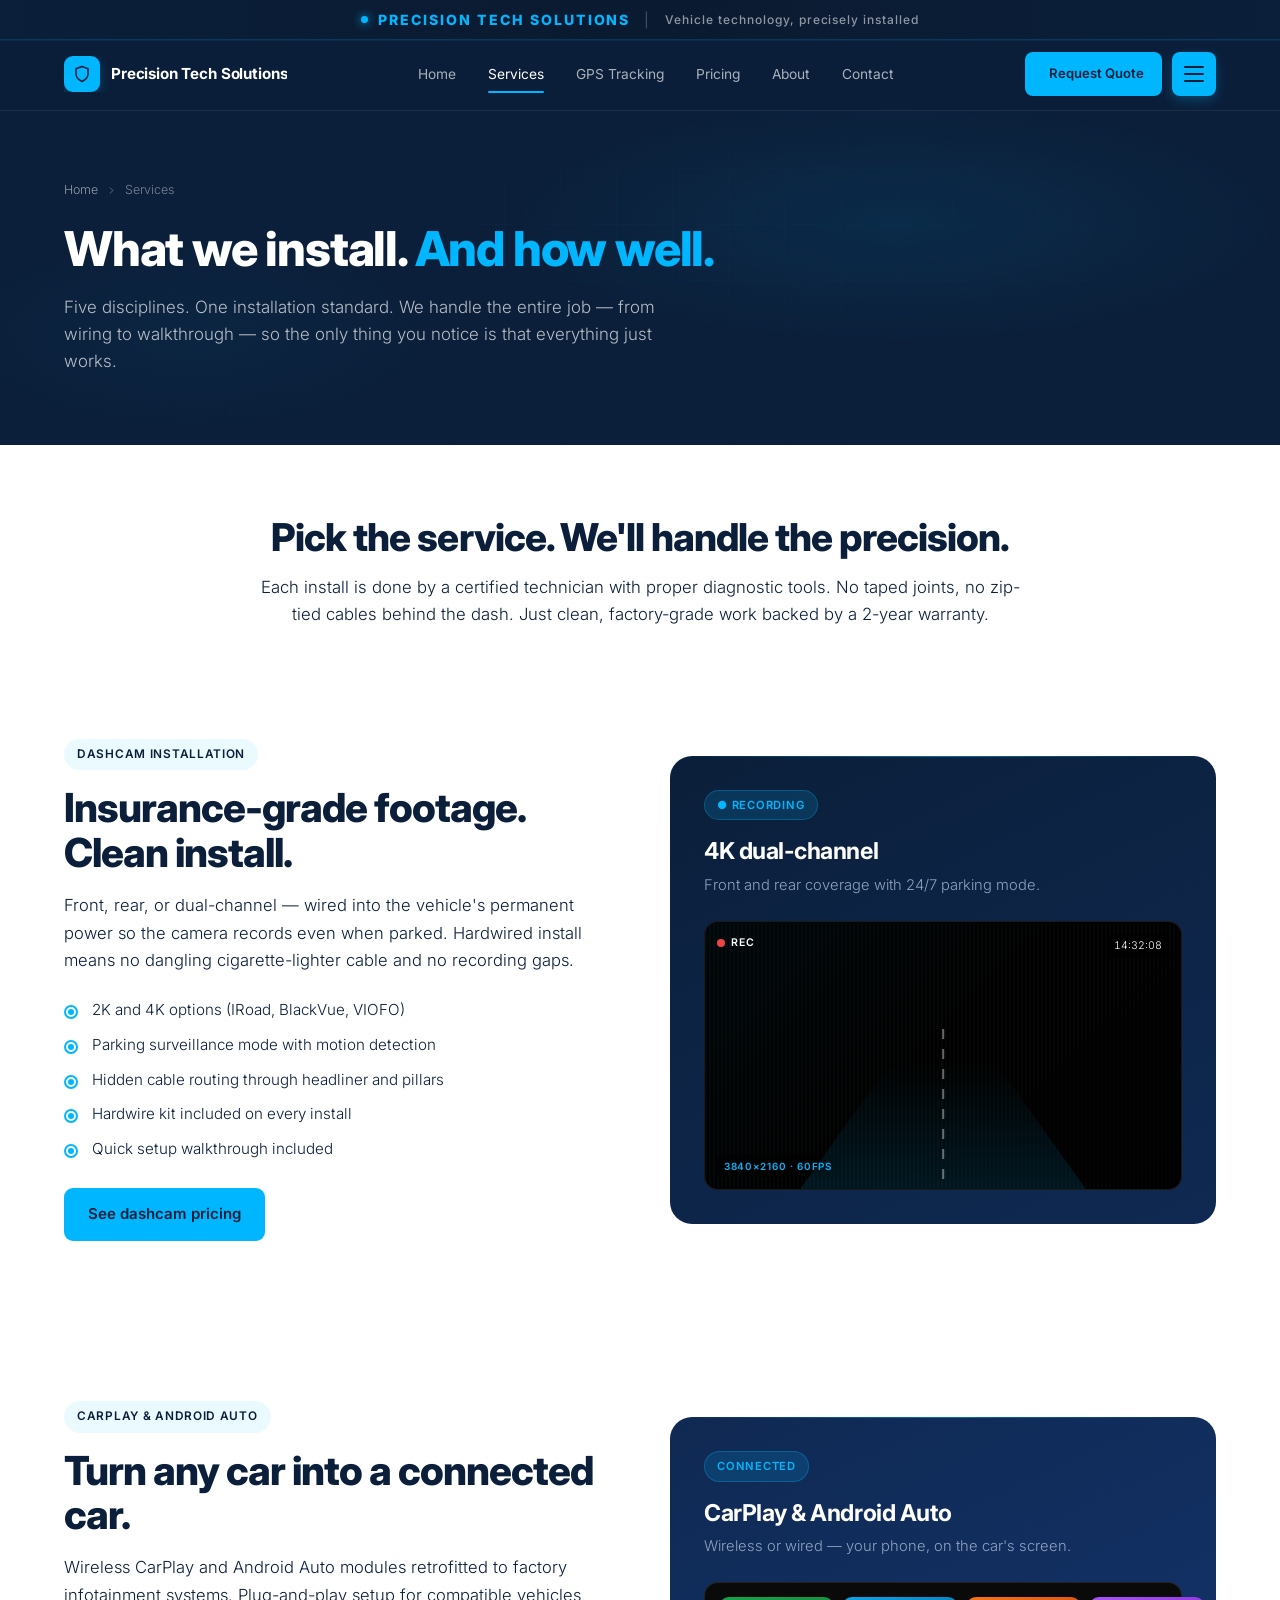
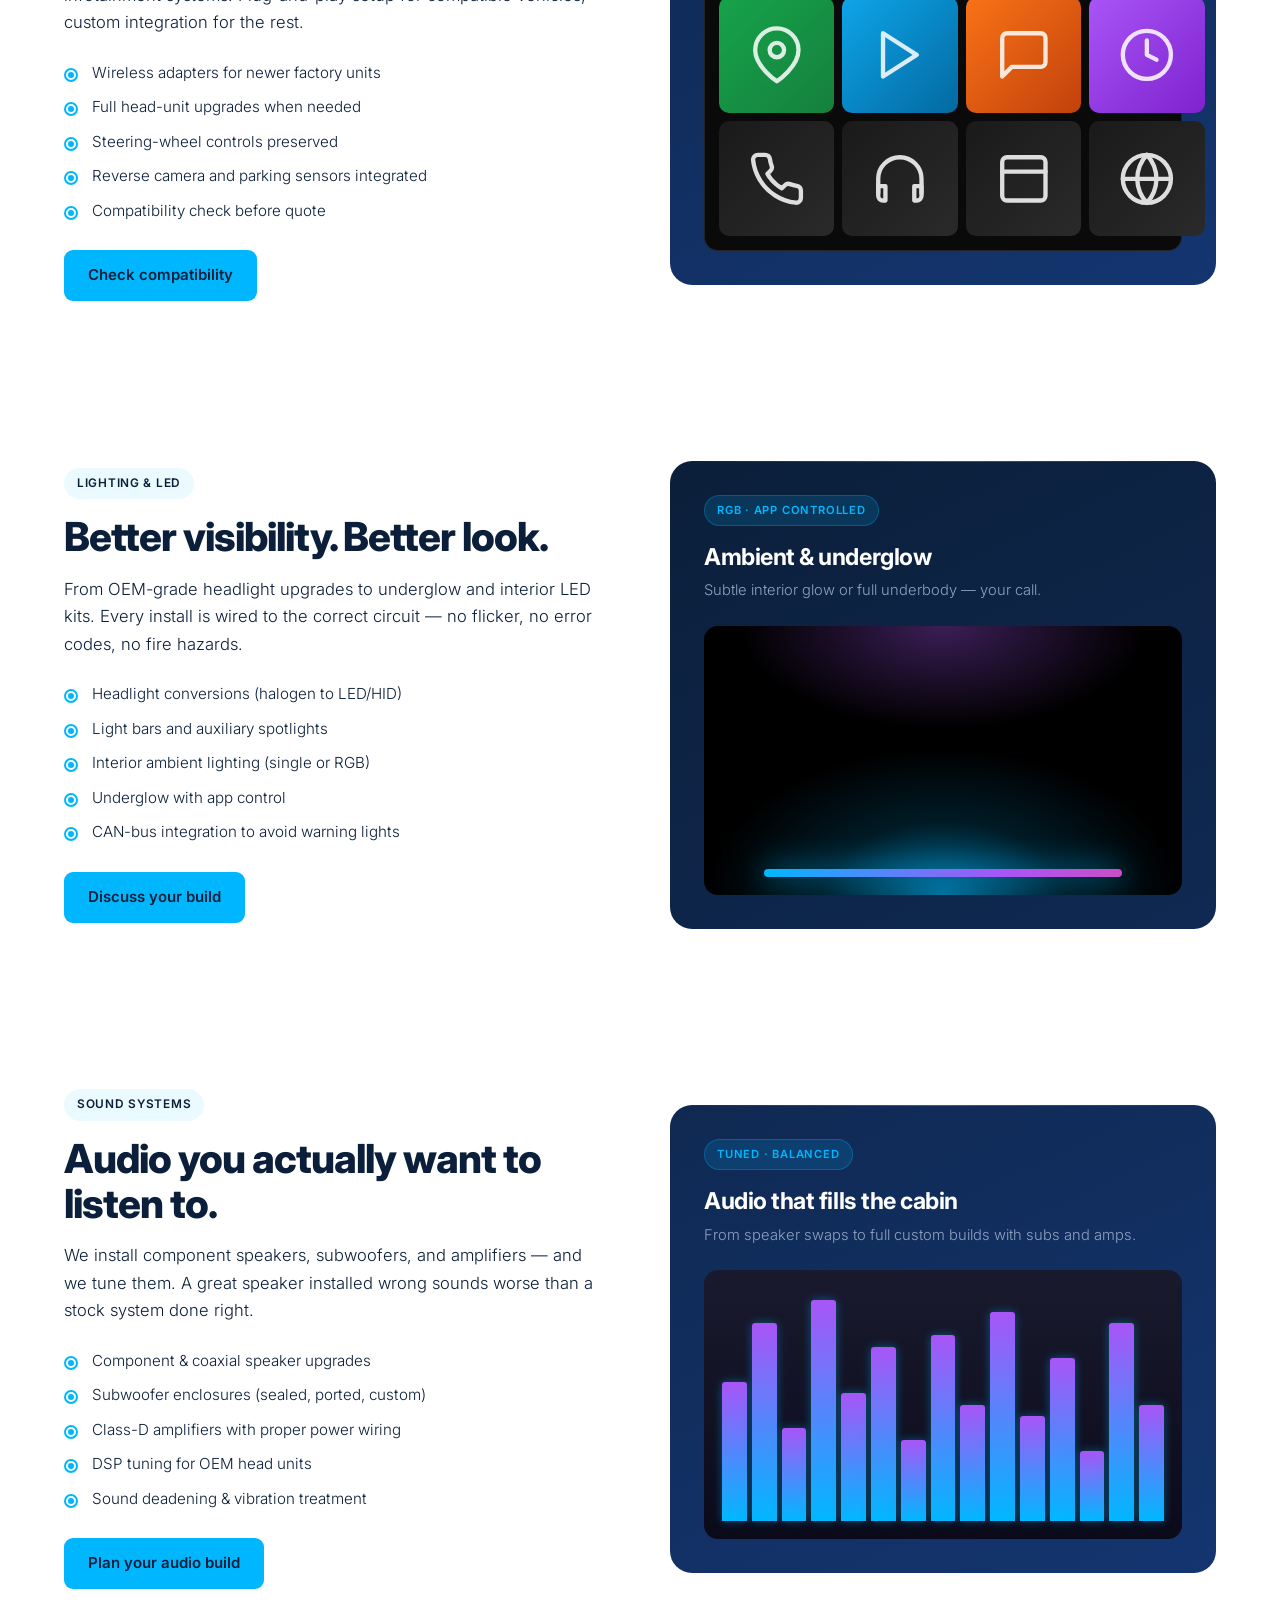
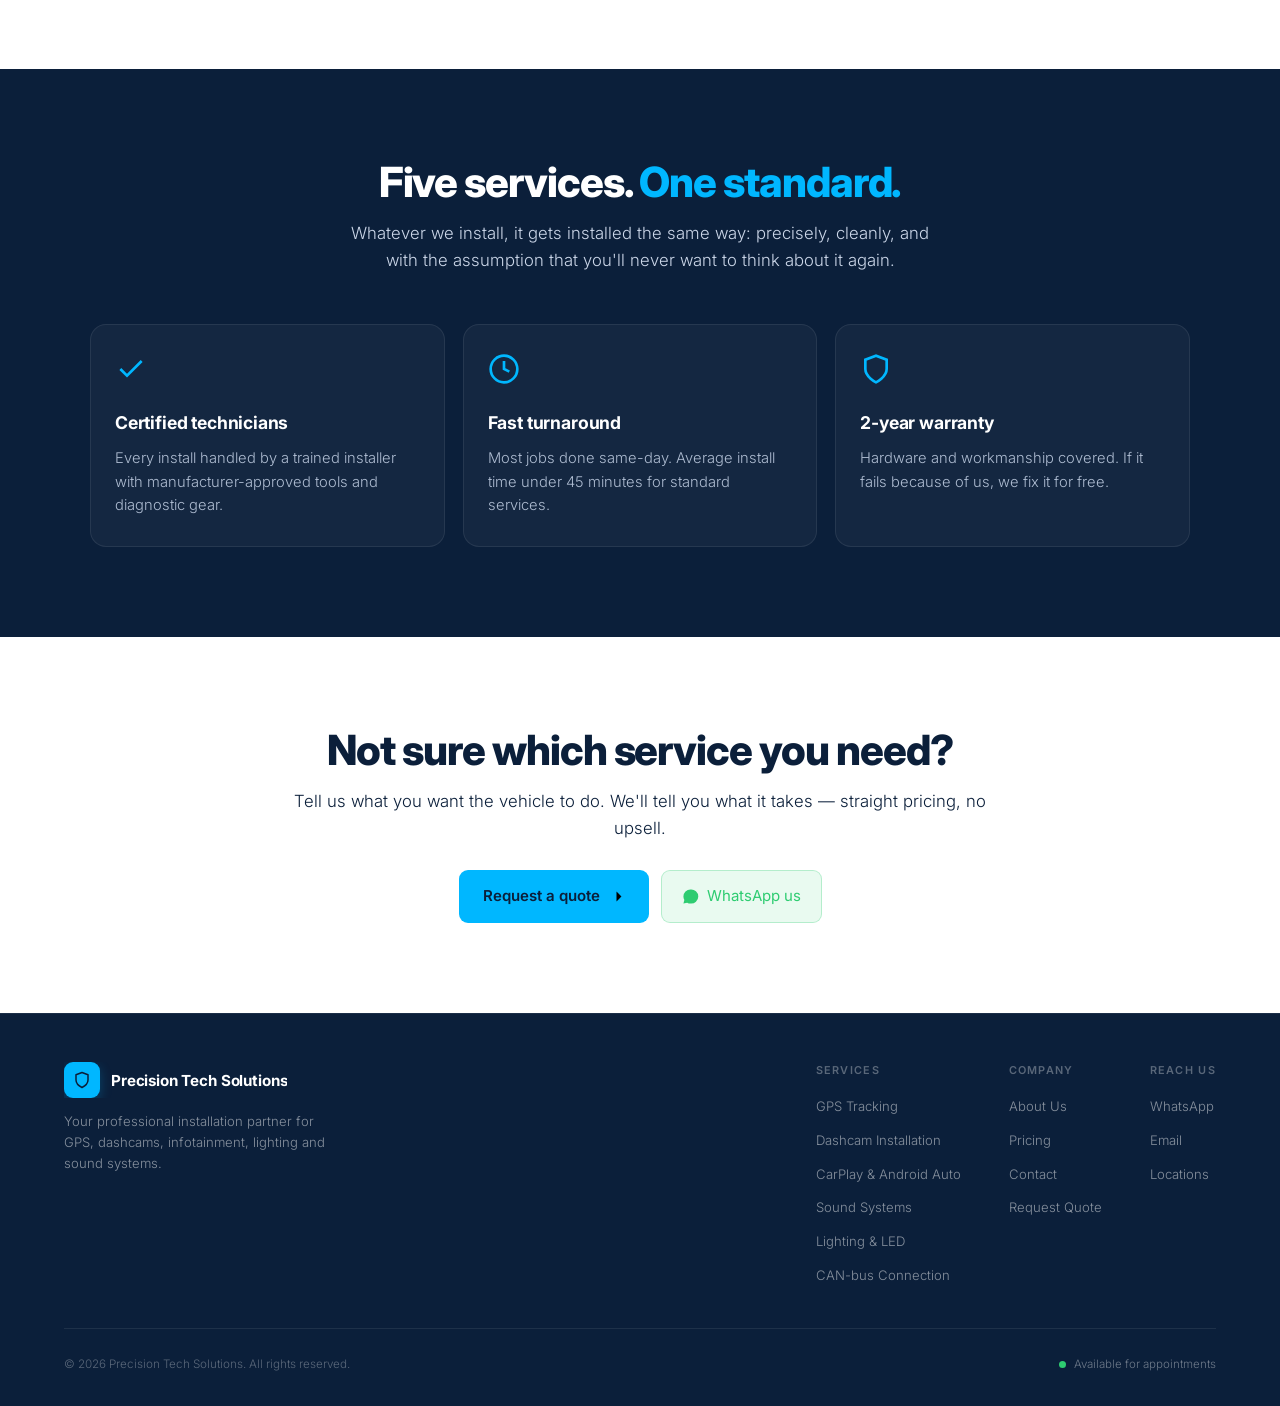
<file: services.html>
<!DOCTYPE html>
<html lang="en">
<head>
<meta charset="UTF-8" />
<meta name="viewport" content="width=device-width, initial-scale=1.0" />
<title>Services | Dashcam, CarPlay, Lighting, Sound — Precision Tech Solutions</title>
<meta name="description" content="Professional installation services in Curaçao and the Netherlands: dashcams, Apple CarPlay & Android Auto, LED lighting, sound systems. Clean wiring. Lifetime expertise." />
<link rel="preconnect" href="https://fonts.googleapis.com" />
<link rel="preconnect" href="https://fonts.gstatic.com" crossorigin />
<link href="https://fonts.googleapis.com/css2?family=Inter:wght@400;500;600;700;800;900&display=swap" rel="stylesheet" />
<link rel="stylesheet" href="styles.css" />
<style>
/* SERVICES PAGE LOCAL STYLES */
.page-header.compact{padding:180px 5vw 70px}

#services-intro{padding:70px 5vw 30px;background:var(--bg);text-align:center}
#services-intro .wrap{max-width:780px;margin:0 auto}
#services-intro h2{font-size:clamp(1.7rem,3vw,2.4rem);font-weight:800;color:var(--navy);letter-spacing:-.025em;margin-bottom:14px;line-height:1.15}
#services-intro p{font-size:1.05rem;color:var(--text-muted);line-height:1.65}

/* Service section */
.service-section{padding:80px 5vw;background:var(--bg)}
.service-section.alt{background:var(--bg-alt)}
.service-section .wrap{max-width:1240px;margin:0 auto;display:grid;grid-template-columns:1fr 1fr;gap:60px;align-items:center}
.service-section .wrap.reverse > div:first-child{order:2}
.service-section .copy .eyebrow{display:inline-flex;align-items:center;gap:8px;background:rgba(0,183,255,.08);color:var(--cyan-deep);padding:6px 13px;border-radius:999px;font-size:.74rem;font-weight:600;letter-spacing:.06em;text-transform:uppercase;margin-bottom:16px}
.service-section .copy h2{font-size:clamp(1.7rem,3.2vw,2.5rem);font-weight:800;color:var(--navy);letter-spacing:-.025em;line-height:1.12;margin-bottom:16px}
.service-section .copy h2 em{font-style:normal;color:var(--cyan-deep)}
.service-section .copy p.lead{font-size:1.04rem;color:var(--text-muted);line-height:1.65;margin-bottom:24px}
.service-section .copy ul{list-style:none;padding:0;margin-bottom:28px}
.service-section .copy ul li{padding-left:28px;position:relative;font-size:.95rem;color:var(--text);margin-bottom:11px;line-height:1.55}
.service-section .copy ul li::before{content:"";position:absolute;left:0;top:7px;width:14px;height:14px;border:2px solid var(--cyan);border-radius:50%}
.service-section .copy ul li::after{content:"";position:absolute;left:4px;top:11px;width:6px;height:6px;background:var(--cyan);border-radius:50%}
.service-section .copy .ctas{display:flex;gap:12px;flex-wrap:wrap}

/* Visual cards */
.svc-visual{background:linear-gradient(155deg,var(--navy) 0%,#0f2952 100%);border-radius:22px;padding:34px;color:#fff;position:relative;overflow:hidden;min-height:380px;display:flex;flex-direction:column;justify-content:space-between}
.svc-visual.bright{background:linear-gradient(155deg,#0f2952 0%,#143570 100%)}
.svc-visual::before{content:"";position:absolute;top:0;left:0;right:0;height:1px;background:linear-gradient(90deg,transparent,var(--cyan),transparent);opacity:.5}
.svc-visual .badge{display:inline-flex;align-items:center;gap:7px;background:rgba(0,183,255,.15);border:1px solid var(--border-cyan);padding:5px 12px;border-radius:999px;font-size:.7rem;color:var(--cyan);text-transform:uppercase;letter-spacing:.07em;font-weight:600;width:fit-content;margin-bottom:18px}
.svc-visual h3{font-size:1.45rem;font-weight:700;color:#fff;letter-spacing:-.02em;margin-bottom:8px}
.svc-visual p.sub{font-size:.92rem;color:#8fa3c0;line-height:1.55;margin-bottom:24px}

.svc-grid{display:grid;grid-template-columns:1fr 1fr;gap:11px}
.svc-cell{background:rgba(255,255,255,.04);border:1px solid rgba(255,255,255,.08);border-radius:11px;padding:14px}
.svc-cell .lbl{font-size:.66rem;color:#8fa3c0;text-transform:uppercase;letter-spacing:.07em;margin-bottom:5px;display:block}
.svc-cell .val{font-size:.95rem;color:#fff;font-weight:600;letter-spacing:-.01em}
.svc-cell .val em{color:var(--cyan);font-style:normal;font-size:.75rem;font-weight:500;margin-left:4px}

/* Dashcam screen mock */
.dash-screen{background:#000;border-radius:14px;aspect-ratio:16/9;position:relative;overflow:hidden;border:1px solid rgba(255,255,255,.1)}
.dash-screen::before{content:"";position:absolute;inset:0;background:
  linear-gradient(135deg,rgba(0,183,255,.04) 0%,transparent 50%,rgba(0,0,0,.4) 100%),
  repeating-linear-gradient(90deg,rgba(255,255,255,.02) 0 2px,transparent 2px 4px)}
.dash-screen .rec{position:absolute;top:12px;left:12px;display:flex;align-items:center;gap:6px;font-size:.66rem;color:#fff;font-weight:600;letter-spacing:.08em}
.dash-screen .rec::before{content:"";width:8px;height:8px;border-radius:50%;background:#ef4444;animation:pulse 1.5s infinite}
.dash-screen .ts{position:absolute;top:12px;right:12px;font-size:.66rem;color:#fff;font-variant-numeric:tabular-nums;background:rgba(0,0,0,.5);padding:3px 7px;border-radius:4px}
.dash-screen .res{position:absolute;bottom:12px;left:12px;font-size:.62rem;color:var(--cyan);font-weight:600;letter-spacing:.07em;background:rgba(0,0,0,.5);padding:3px 7px;border-radius:4px}
.dash-screen .road{position:absolute;bottom:0;left:50%;transform:translateX(-50%);width:60%;height:60%;background:
  linear-gradient(to top,rgba(0,183,255,.12) 0%,transparent 80%);
  clip-path:polygon(40% 0,60% 0,100% 100%,0% 100%)}
.dash-screen .road::before{content:"";position:absolute;left:50%;top:0;bottom:0;width:2px;background:repeating-linear-gradient(to bottom,#fff 0 10px,transparent 10px 20px);opacity:.4;transform:translateX(-50%)}

/* CarPlay screen */
.cp-screen{background:#0a0a0a;border-radius:14px;aspect-ratio:16/9;padding:14px;display:grid;grid-template-columns:repeat(4,1fr);gap:8px;border:1px solid rgba(255,255,255,.1)}
.cp-icon{background:linear-gradient(135deg,#1a1a1a,#2a2a2a);border-radius:10px;display:flex;align-items:center;justify-content:center;aspect-ratio:1}
.cp-icon svg{width:50%;height:50%;stroke:#fff;fill:none;stroke-width:1.8;stroke-linecap:round;stroke-linejoin:round;opacity:.85}
.cp-icon.green{background:linear-gradient(135deg,#16a34a,#15803d)}
.cp-icon.blue{background:linear-gradient(135deg,#0ea5e9,#0369a1)}
.cp-icon.orange{background:linear-gradient(135deg,#f97316,#c2410c)}
.cp-icon.purple{background:linear-gradient(135deg,#a855f7,#7e22ce)}

/* Lighting visual */
.led-stage{background:#000;border-radius:14px;aspect-ratio:16/9;position:relative;overflow:hidden;display:flex;align-items:flex-end;justify-content:center;padding-bottom:18px}
.led-stage::before{content:"";position:absolute;left:0;right:0;bottom:0;height:55%;background:
  radial-gradient(ellipse at center bottom,rgba(0,183,255,.6) 0%,rgba(0,183,255,.15) 35%,transparent 70%)}
.led-stage::after{content:"";position:absolute;left:0;right:0;top:0;height:45%;background:
  radial-gradient(ellipse at center top,rgba(168,85,247,.35) 0%,transparent 60%)}
.led-bar{position:relative;width:75%;height:8px;background:linear-gradient(90deg,#00B7FF,#a855f7,#ec4899,#00B7FF);background-size:200% 100%;border-radius:99px;box-shadow:0 0 30px rgba(0,183,255,.8);animation:glow 3s infinite linear}
@keyframes glow{0%{background-position:0% 50%}100%{background-position:200% 50%}}

/* Sound visual */
.sound-stage{background:linear-gradient(180deg,#1a1a2e,#0a0a1a);border-radius:14px;aspect-ratio:16/9;display:flex;align-items:flex-end;justify-content:center;gap:5px;padding:18px;position:relative;overflow:hidden}
.eq-bar{flex:1;background:linear-gradient(to top,var(--cyan),#a855f7);border-radius:3px 3px 0 0;min-width:0;animation:eq 1.4s infinite ease-in-out;box-shadow:0 0 10px rgba(0,183,255,.4)}
@keyframes eq{0%,100%{height:20%}50%{height:90%}}
.eq-bar:nth-child(1){animation-delay:0s;height:60%}
.eq-bar:nth-child(2){animation-delay:.1s;height:85%}
.eq-bar:nth-child(3){animation-delay:.2s;height:40%}
.eq-bar:nth-child(4){animation-delay:.3s;height:95%}
.eq-bar:nth-child(5){animation-delay:.4s;height:55%}
.eq-bar:nth-child(6){animation-delay:.5s;height:75%}
.eq-bar:nth-child(7){animation-delay:.6s;height:35%}
.eq-bar:nth-child(8){animation-delay:.7s;height:80%}
.eq-bar:nth-child(9){animation-delay:.6s;height:50%}
.eq-bar:nth-child(10){animation-delay:.5s;height:90%}
.eq-bar:nth-child(11){animation-delay:.4s;height:45%}
.eq-bar:nth-child(12){animation-delay:.3s;height:70%}
.eq-bar:nth-child(13){animation-delay:.2s;height:30%}
.eq-bar:nth-child(14){animation-delay:.1s;height:85%}
.eq-bar:nth-child(15){animation-delay:0s;height:50%}

/* Why us */
#why-services{padding:90px 5vw;background:var(--navy);color:#fff;text-align:center}
#why-services .wrap{max-width:1100px;margin:0 auto}
#why-services h2{font-size:clamp(1.9rem,3.4vw,2.6rem);font-weight:800;letter-spacing:-.025em;margin-bottom:14px;line-height:1.12}
#why-services h2 em{font-style:normal;color:var(--cyan)}
#why-services > .wrap > p{font-size:1.05rem;color:#cbd6e8;max-width:600px;margin:0 auto 50px;line-height:1.6}
.why-grid{display:grid;grid-template-columns:repeat(3,1fr);gap:18px;text-align:left}
.why-card{background:rgba(255,255,255,.04);border:1px solid rgba(255,255,255,.08);border-radius:16px;padding:28px 24px}
.why-card svg{width:32px;height:32px;stroke:var(--cyan);fill:none;stroke-width:2;margin-bottom:16px}
.why-card h4{font-size:1.1rem;font-weight:700;color:#fff;margin-bottom:10px;letter-spacing:-.01em}
.why-card p{font-size:.92rem;color:#aebcd1;line-height:1.6}

/* Final CTA */
#svc-cta{padding:90px 5vw;background:var(--bg);text-align:center}
#svc-cta .wrap{max-width:700px;margin:0 auto}
#svc-cta h2{font-size:clamp(1.9rem,3.4vw,2.6rem);font-weight:800;color:var(--navy);letter-spacing:-.025em;margin-bottom:14px;line-height:1.15}
#svc-cta p{font-size:1.05rem;color:var(--text-muted);margin-bottom:28px;line-height:1.6}
#svc-cta .ctas{display:flex;gap:12px;justify-content:center;flex-wrap:wrap}

/* Responsive */
@media(max-width:980px){
  .service-section .wrap{grid-template-columns:1fr;gap:40px}
  .service-section .wrap.reverse > div:first-child{order:initial}
  .why-grid{grid-template-columns:1fr}
}
@media(max-width:600px){
  .svc-visual{padding:24px;min-height:auto}
  .svc-grid{grid-template-columns:1fr}
  .cp-screen{grid-template-columns:repeat(3,1fr)}
}
</style>
</head>
<body>
<!-- TOP BANNER -->
<div class="top-banner" role="banner">
  <span class="top-banner-text">
    <span class="pulse-dot"></span>
    <span class="accent">PRECISION TECH SOLUTIONS</span>
    <span class="sep">|</span>
    <span class="tagline">Vehicle technology, precisely installed</span>
  </span>
</div>


<!-- DRAWER -->
<div class="nav-drawer-overlay" id="drawerOverlay" onclick="closeDrawer()"></div>
<nav class="nav-drawer" id="navDrawer" aria-label="Mobile navigation" aria-hidden="true">
  <button class="nd-close" onclick="closeDrawer()" aria-label="Close menu">&times;</button>
  <a href="index.html"><svg viewBox="0 0 24 24"><path d="M3 9l9-7 9 7v11a2 2 0 01-2 2H5a2 2 0 01-2-2z"/></svg>Home</a>
  <a href="services.html" class="active"><svg viewBox="0 0 24 24"><path d="M14.7 6.3a1 1 0 000 1.4l1.6 1.6a1 1 0 001.4 0l3.77-3.77a6 6 0 01-7.94 7.94l-6.91 6.91a2.12 2.12 0 01-3-3l6.91-6.91a6 6 0 017.94-7.94l-3.76 3.76z"/></svg>Services</a>
  <a href="gps-tracking.html"><svg viewBox="0 0 24 24"><circle cx="12" cy="12" r="3"/><path d="M12 2v3M12 19v3M2 12h3M19 12h3"/></svg>GPS Tracking</a>
  <a href="pricing.html"><svg viewBox="0 0 24 24"><circle cx="12" cy="12" r="10"/><path d="M9 9a3 3 0 016 0M9 14h6M9 18h6"/></svg>Pricing</a>
  <a href="about.html"><svg viewBox="0 0 24 24"><path d="M17 21v-2a4 4 0 00-4-4H5a4 4 0 00-4 4v2"/><circle cx="9" cy="7" r="4"/></svg>About Us</a>
  <a href="contact.html"><svg viewBox="0 0 24 24"><path d="M21 15a2 2 0 01-2 2H7l-4 4V5a2 2 0 012-2h14a2 2 0 012 2z"/></svg>Contact</a>
  <a href="contact.html" class="nd-cta" onclick="closeDrawer()">
    <svg viewBox="0 0 24 24"><path d="M9 11l3 3L22 4"/><path d="M21 12v7a2 2 0 01-2 2H5a2 2 0 01-2-2V5a2 2 0 012-2h11"/></svg>
    Request Quote
  </a>
</nav>

<!-- NAV -->
<nav class="topnav" aria-label="Main navigation">
  <a href="index.html" class="logo">
    <div class="logo-mark">
      <svg viewBox="0 0 24 24" fill="none" stroke="#0B1F3A" stroke-width="2" stroke-linecap="round" stroke-linejoin="round"><path d="M12 22s8-4 8-10V5l-8-3-8 3v7c0 6 8 10 8 10z"/></svg>
    </div>
    <span class="logo-text">Precision Tech Solutions</span>
  </a>
  <div class="nav-links">
    <a href="index.html">Home</a>
    <a href="services.html" class="active">Services</a>
    <a href="gps-tracking.html">GPS Tracking</a>
    <a href="pricing.html">Pricing</a>
    <a href="about.html">About</a>
    <a href="contact.html">Contact</a>
  </div>
  <div class="nav-right">
    <a href="contact.html" class="nav-book">
      <svg viewBox="0 0 24 24" fill="none" stroke="currentColor" stroke-width="2"><path d="M8 2v4M16 2v4M3 10h18M5 4h14a2 2 0 012 2v14a2 2 0 01-2 2H5a2 2 0 01-2-2V6a2 2 0 012-2z"/></svg>
      Request Quote
    </a>
    <button class="burger" id="burgerBtn" onclick="toggleDrawer()" aria-label="Open menu" aria-expanded="false" aria-controls="navDrawer">
      <span></span><span></span><span></span>
    </button>
  </div>
</nav>

<!-- PAGE HEADER -->
<section class="page-header compact">
  <div class="page-header-bg"></div>
  <div class="page-header-grid"></div>
  <div class="page-header-inner">
    <div class="breadcrumb fade-up">
      <a href="index.html">Home</a>
      <svg viewBox="0 0 24 24"><polyline points="9 18 15 12 9 6"/></svg>
      <span>Services</span>
    </div>
    <h1 class="fade-up">What we install. <em>And how well.</em></h1>
    <p class="lead fade-up d1">Five disciplines. One installation standard. We handle the entire job — from wiring to walkthrough — so the only thing you notice is that everything just works.</p>
  </div>
</section>

<!-- INTRO -->
<section id="services-intro">
  <div class="wrap fade-up">
    <h2>Pick the service. We'll handle the precision.</h2>
    <p>Each install is done by a certified technician with proper diagnostic tools. No taped joints, no zip-tied cables behind the dash. Just clean, factory-grade work backed by a 2-year warranty.</p>
  </div>
</section>

<!-- DASHCAM -->
<section class="service-section" id="dashcam">
  <div class="wrap">
    <div class="copy fade-up">
      <span class="eyebrow">Dashcam Installation</span>
      <h2>Insurance-grade footage. <em>Clean install.</em></h2>
      <p class="lead">Front, rear, or dual-channel — wired into the vehicle's permanent power so the camera records even when parked. Hardwired install means no dangling cigarette-lighter cable and no recording gaps.</p>
      <ul>
        <li>2K and 4K options (IRoad, BlackVue, VIOFO)</li>
        <li>Parking surveillance mode with motion detection</li>
        <li>Hidden cable routing through headliner and pillars</li>
        <li>Hardwire kit included on every install</li>
        <li>Quick setup walkthrough included</li>
      </ul>
      <div class="ctas">
        <a href="pricing.html#hardware" class="btn-primary">See dashcam pricing</a>
        <a href="contact.html" class="btn-outline">Book installation</a>
      </div>
    </div>
    <div class="fade-up d2">
      <div class="svc-visual">
        <div>
          <span class="badge">● RECORDING</span>
          <h3>4K dual-channel</h3>
          <p class="sub">Front and rear coverage with 24/7 parking mode.</p>
        </div>
        <div class="dash-screen">
          <span class="rec">REC</span>
          <span class="ts">14:32:08</span>
          <span class="res">3840×2160 · 60FPS</span>
          <div class="road"></div>
        </div>
      </div>
    </div>
  </div>
</section>

<!-- CARPLAY -->
<section class="service-section alt" id="carplay">
  <div class="wrap reverse">
    <div class="fade-up">
      <div class="svc-visual bright">
        <div>
          <span class="badge">CONNECTED</span>
          <h3>CarPlay &amp; Android Auto</h3>
          <p class="sub">Wireless or wired — your phone, on the car's screen.</p>
        </div>
        <div class="cp-screen">
          <div class="cp-icon green"><svg viewBox="0 0 24 24"><path d="M21 10c0 7-9 13-9 13s-9-6-9-13a9 9 0 0118 0z"/><circle cx="12" cy="10" r="3"/></svg></div>
          <div class="cp-icon blue"><svg viewBox="0 0 24 24"><polygon points="5 3 19 12 5 21 5 3"/></svg></div>
          <div class="cp-icon orange"><svg viewBox="0 0 24 24"><path d="M21 15a2 2 0 01-2 2H7l-4 4V5a2 2 0 012-2h14a2 2 0 012 2z"/></svg></div>
          <div class="cp-icon purple"><svg viewBox="0 0 24 24"><circle cx="12" cy="12" r="10"/><path d="M12 6v6l4 2"/></svg></div>
          <div class="cp-icon"><svg viewBox="0 0 24 24"><path d="M22 16.92v3a2 2 0 01-2.18 2 19.79 19.79 0 01-8.63-3.07 19.5 19.5 0 01-6-6 19.79 19.79 0 01-3.07-8.67A2 2 0 014.11 2h3a2 2 0 012 1.72c.13.96.37 1.9.7 2.81a2 2 0 01-.45 2.11L8.09 9.91a16 16 0 006 6l1.27-1.27a2 2 0 012.11-.45c.91.33 1.85.57 2.81.7A2 2 0 0122 16.92z"/></svg></div>
          <div class="cp-icon"><svg viewBox="0 0 24 24"><path d="M3 18v-6a9 9 0 0118 0v6"/><path d="M21 19a2 2 0 01-2 2h-1v-6h3zM3 19a2 2 0 002 2h1v-6H3z"/></svg></div>
          <div class="cp-icon"><svg viewBox="0 0 24 24"><rect x="3" y="3" width="18" height="18" rx="2"/><line x1="3" y1="9" x2="21" y2="9"/></svg></div>
          <div class="cp-icon"><svg viewBox="0 0 24 24"><circle cx="12" cy="12" r="10"/><line x1="2" y1="12" x2="22" y2="12"/><path d="M12 2a15.3 15.3 0 014 10 15.3 15.3 0 01-4 10 15.3 15.3 0 01-4-10 15.3 15.3 0 014-10z"/></svg></div>
        </div>
      </div>
    </div>
    <div class="copy fade-up d2">
      <span class="eyebrow">CarPlay &amp; Android Auto</span>
      <h2>Turn any car into a <em>connected car.</em></h2>
      <p class="lead">Wireless CarPlay and Android Auto modules retrofitted to factory infotainment systems. Plug-and-play setup for compatible vehicles, custom integration for the rest.</p>
      <ul>
        <li>Wireless adapters for newer factory units</li>
        <li>Full head-unit upgrades when needed</li>
        <li>Steering-wheel controls preserved</li>
        <li>Reverse camera and parking sensors integrated</li>
        <li>Compatibility check before quote</li>
      </ul>
      <div class="ctas">
        <a href="contact.html" class="btn-primary">Check compatibility</a>
      </div>
    </div>
  </div>
</section>

<!-- LIGHTING -->
<section class="service-section" id="lighting">
  <div class="wrap">
    <div class="copy fade-up">
      <span class="eyebrow">Lighting &amp; LED</span>
      <h2>Better visibility. <em>Better look.</em></h2>
      <p class="lead">From OEM-grade headlight upgrades to underglow and interior LED kits. Every install is wired to the correct circuit — no flicker, no error codes, no fire hazards.</p>
      <ul>
        <li>Headlight conversions (halogen to LED/HID)</li>
        <li>Light bars and auxiliary spotlights</li>
        <li>Interior ambient lighting (single or RGB)</li>
        <li>Underglow with app control</li>
        <li>CAN-bus integration to avoid warning lights</li>
      </ul>
      <div class="ctas">
        <a href="contact.html" class="btn-primary">Discuss your build</a>
      </div>
    </div>
    <div class="fade-up d2">
      <div class="svc-visual">
        <div>
          <span class="badge">RGB · APP CONTROLLED</span>
          <h3>Ambient &amp; underglow</h3>
          <p class="sub">Subtle interior glow or full underbody — your call.</p>
        </div>
        <div class="led-stage">
          <div class="led-bar"></div>
        </div>
      </div>
    </div>
  </div>
</section>

<!-- SOUND -->
<section class="service-section alt" id="sound">
  <div class="wrap reverse">
    <div class="fade-up">
      <div class="svc-visual bright">
        <div>
          <span class="badge">TUNED · BALANCED</span>
          <h3>Audio that fills the cabin</h3>
          <p class="sub">From speaker swaps to full custom builds with subs and amps.</p>
        </div>
        <div class="sound-stage">
          <div class="eq-bar"></div><div class="eq-bar"></div><div class="eq-bar"></div>
          <div class="eq-bar"></div><div class="eq-bar"></div><div class="eq-bar"></div>
          <div class="eq-bar"></div><div class="eq-bar"></div><div class="eq-bar"></div>
          <div class="eq-bar"></div><div class="eq-bar"></div><div class="eq-bar"></div>
          <div class="eq-bar"></div><div class="eq-bar"></div><div class="eq-bar"></div>
        </div>
      </div>
    </div>
    <div class="copy fade-up d2">
      <span class="eyebrow">Sound Systems</span>
      <h2>Audio you actually <em>want to listen to.</em></h2>
      <p class="lead">We install component speakers, subwoofers, and amplifiers — and we tune them. A great speaker installed wrong sounds worse than a stock system done right.</p>
      <ul>
        <li>Component &amp; coaxial speaker upgrades</li>
        <li>Subwoofer enclosures (sealed, ported, custom)</li>
        <li>Class-D amplifiers with proper power wiring</li>
        <li>DSP tuning for OEM head units</li>
        <li>Sound deadening &amp; vibration treatment</li>
      </ul>
      <div class="ctas">
        <a href="contact.html" class="btn-primary">Plan your audio build</a>
      </div>
    </div>
  </div>
</section>

<!-- WHY -->
<section id="why-services">
  <div class="wrap">
    <h2 class="fade-up">Five services. <em>One standard.</em></h2>
    <p class="fade-up d1">Whatever we install, it gets installed the same way: precisely, cleanly, and with the assumption that you'll never want to think about it again.</p>
    <div class="why-grid">
      <div class="why-card fade-up">
        <svg viewBox="0 0 24 24"><polyline points="20 6 9 17 4 12"/></svg>
        <h4>Certified technicians</h4>
        <p>Every install handled by a trained installer with manufacturer-approved tools and diagnostic gear.</p>
      </div>
      <div class="why-card fade-up d1">
        <svg viewBox="0 0 24 24"><circle cx="12" cy="12" r="10"/><polyline points="12 6 12 12 16 14"/></svg>
        <h4>Fast turnaround</h4>
        <p>Most jobs done same-day. Average install time under 45 minutes for standard services.</p>
      </div>
      <div class="why-card fade-up d2">
        <svg viewBox="0 0 24 24"><path d="M12 22s8-4 8-10V5l-8-3-8 3v7c0 6 8 10 8 10z"/></svg>
        <h4>2-year warranty</h4>
        <p>Hardware and workmanship covered. If it fails because of us, we fix it for free.</p>
      </div>
    </div>
  </div>
</section>

<!-- FINAL CTA -->
<section id="svc-cta">
  <div class="wrap">
    <h2 class="fade-up">Not sure which service you need?</h2>
    <p class="fade-up d1">Tell us what you want the vehicle to do. We'll tell you what it takes — straight pricing, no upsell.</p>
    <div class="ctas fade-up d2">
      <a href="contact.html" class="btn-primary">
        Request a quote
        <svg viewBox="0 0 24 24"><line x1="5" y1="12" x2="19" y2="12"/><polyline points="12 5 19 12 12 19"/></svg>
      </a>
      <a href="https://wa.me/59996655017" class="btn-wa">
        <svg viewBox="0 0 24 24" fill="currentColor"><path d="M17.5 14.4c-.3-.1-1.7-.8-1.9-.9-.3-.1-.5-.1-.7.1-.2.3-.7.9-.9 1.1-.2.2-.3.2-.6.1-.3-.1-1.2-.4-2.3-1.4-.8-.8-1.4-1.7-1.6-2-.2-.3 0-.5.1-.6.1-.1.3-.3.4-.5.1-.2.2-.3.3-.5.1-.2 0-.4 0-.5-.1-.1-.7-1.6-.9-2.2-.2-.6-.5-.5-.7-.5h-.6c-.2 0-.5.1-.8.4-.3.3-1 1-1 2.4 0 1.4 1 2.8 1.2 3 .1.2 2 3.1 4.9 4.3.7.3 1.2.5 1.6.6.7.2 1.3.2 1.8.1.6-.1 1.7-.7 1.9-1.4.2-.7.2-1.2.2-1.4-.1-.1-.3-.2-.6-.3M12 2A10 10 0 002 12c0 1.7.4 3.4 1.3 4.9L2 22l5.3-1.3c1.4.8 3.1 1.2 4.7 1.2A10 10 0 1012 2"/></svg>
        WhatsApp us
      </a>
    </div>
  </div>
</section>

<!-- FOOTER -->
<footer>
  <div class="footer-inner">
    <div class="footer-top">
      <div class="footer-brand">
        <a href="index.html" class="logo">
          <div class="logo-mark"><svg viewBox="0 0 24 24" fill="none" stroke="#0B1F3A" stroke-width="2" stroke-linecap="round" stroke-linejoin="round"><path d="M12 22s8-4 8-10V5l-8-3-8 3v7c0 6 8 10 8 10z"/></svg></div>
          <span class="logo-text">Precision Tech Solutions</span>
        </a>
        <p>Your professional installation partner for GPS, dashcams, infotainment, lighting and sound systems.</p>
      </div>
      <div class="footer-cols">
        <div class="footer-col">
          <h5>Services</h5>
          <a href="gps-tracking.html">GPS Tracking</a>
          <a href="services.html#dashcam">Dashcam Installation</a>
          <a href="services.html#carplay">CarPlay &amp; Android Auto</a>
          <a href="services.html#sound">Sound Systems</a>
          <a href="services.html#lighting">Lighting &amp; LED</a>
          <a href="gps-tracking.html#canbus">CAN-bus Connection</a>
        </div>
        <div class="footer-col">
          <h5>Company</h5>
          <a href="about.html">About Us</a>
          <a href="pricing.html">Pricing</a>
          <a href="contact.html">Contact</a>
          <a href="contact.html">Request Quote</a>
        </div>
        <div class="footer-col">
          <h5>Reach us</h5>
          <a href="https://wa.me/59996655017">WhatsApp</a>
          <a href="mailto:info@precisiontsolutions.com">Email</a>
          <a href="about.html">Locations</a>
        </div>
      </div>
    </div>
    <div class="footer-bottom">
      <p>© 2026 Precision Tech Solutions. All rights reserved.</p>
      <div class="status-badge"><span class="status-dot"></span>Available for appointments</div>
    </div>
  </div>
</footer>

<script src="main.js"></script>
</body>
</html>
</file>
<file: styles.css>
/* ============================================
   PRECISION TECH SOLUTIONS — SHARED STYLES
   The 3-second feeling: precision, trust, calm authority
   ============================================ */

*,*::before,*::after{box-sizing:border-box;margin:0;padding:0}

:root{
  --navy:#0B1F3A;
  --navy-deep:#071528;
  --cyan:#00B7FF;
  --cyan-bright:#2ac5ff;
  --cyan-10:rgba(0,183,255,.10);
  --cyan-15:rgba(0,183,255,.15);
  --border-cyan:rgba(0,183,255,.28);
  --text:#0B1F3A;
  --text-2:#3a4d66;
  --text-3:#6b7d96;
  --bg:#ffffff;
  --bg2:#f4f6f9;
  --bg3:#e8ecf3;
  --lb:#E8F4FD;
  --border:rgba(11,31,58,.10);
  --green:#2ECC71;
  --amber:#F39C12;
  --ff:'Inter',system-ui,sans-serif;
  --ff-display:'Inter',system-ui,sans-serif;
  --touch-min:44px;
  --container:1180px;
  --radius-sm:8px;
  --radius:12px;
  --radius-lg:18px;
}

html{scroll-behavior:smooth;overflow-x:hidden;-webkit-text-size-adjust:100%}
body{background:var(--bg);color:var(--text);font-family:var(--ff);font-weight:300;line-height:1.65;overflow-x:hidden;-webkit-font-smoothing:antialiased;-moz-osx-font-smoothing:grayscale}
body.drawer-open{overflow:hidden;position:fixed;width:100%}
img{max-width:100%;display:block}
a{color:inherit;text-decoration:none}

/* ── NAVIGATION ── */
nav.topnav{
  position:fixed;top:0;left:0;right:0;z-index:200;
  padding:14px 5vw;display:flex;align-items:center;justify-content:space-between;
  background:rgba(11,31,58,.88);backdrop-filter:blur(20px);-webkit-backdrop-filter:blur(20px);
  border-bottom:1px solid rgba(255,255,255,.08);
  transition:background .3s;min-height:64px
}
nav.topnav.scrolled{background:rgba(11,31,58,.97)}
.logo{display:flex;align-items:center;gap:11px;color:#fff;font-size:.95rem;font-weight:700;flex-shrink:1;min-width:0;overflow:hidden}
.logo-text{white-space:nowrap;overflow:hidden;text-overflow:ellipsis;letter-spacing:-.01em}
.logo-mark{width:36px;height:36px;min-width:36px;background:var(--cyan);border-radius:9px;display:flex;align-items:center;justify-content:center;box-shadow:0 4px 12px rgba(0,183,255,.25)}
.logo-mark svg{width:18px;height:18px}
.nav-links{display:flex;align-items:center;gap:2rem}
.nav-links a{color:rgba(255,255,255,.65);font-size:.86rem;font-weight:400;transition:color .2s;white-space:nowrap;position:relative;padding:6px 0}
.nav-links a:hover{color:#fff}
.nav-links a.active{color:#fff}
.nav-links a.active::after{content:'';position:absolute;bottom:-2px;left:0;right:0;height:2px;background:var(--cyan);border-radius:2px}
.nav-book{background:var(--cyan);color:var(--navy);border:none;padding:10px 18px;border-radius:8px;font-family:var(--ff);font-weight:600;font-size:.82rem;cursor:pointer;transition:all .2s;display:inline-flex;align-items:center;gap:6px;white-space:nowrap;min-height:var(--touch-min)}
.nav-book:hover{background:var(--cyan-bright);transform:translateY(-1px);box-shadow:0 6px 18px rgba(0,183,255,.3)}
.nav-right{display:flex;align-items:center;gap:10px;flex-shrink:0}
.burger{display:flex;flex-direction:column;justify-content:center;gap:5px;cursor:pointer;padding:10px;border-radius:8px;transition:all .2s;flex-shrink:0;min-width:44px;min-height:44px;align-items:center;background:var(--cyan);border:none;box-shadow:0 4px 12px rgba(0,183,255,.25)}
.burger:hover{background:var(--cyan-bright);transform:translateY(-1px);box-shadow:0 6px 18px rgba(0,183,255,.35)}
.burger span{width:20px;height:2px;background:var(--navy);border-radius:2px;transition:all .3s;display:block}
.burger.open span:nth-child(1){transform:translateY(6.5px) rotate(45deg)}
.burger.open span:nth-child(2){opacity:0;transform:scaleX(0)}
.burger.open span:nth-child(3){transform:translateY(-6.5px) rotate(-45deg)}

/* Drawer */
.nav-drawer{position:fixed;top:0;right:-340px;bottom:0;width:300px;max-width:88vw;background:rgba(9,18,35,.98);backdrop-filter:blur(24px);z-index:199;transition:right .32s cubic-bezier(.22,1,.36,1),visibility 0s linear .32s;display:flex;flex-direction:column;padding:80px 28px 40px;border-left:1px solid rgba(255,255,255,.08);overflow-y:auto;visibility:hidden}
.nav-drawer.open{right:0;visibility:visible;transition:right .32s cubic-bezier(.22,1,.36,1),visibility 0s linear 0s}
.nav-drawer-overlay{position:fixed;inset:0;z-index:198;background:rgba(0,0,0,.5);opacity:0;pointer-events:none;transition:opacity .32s}
.nav-drawer-overlay.open{opacity:1;pointer-events:all}
.nd-label{font-size:.62rem;font-weight:600;letter-spacing:.12em;text-transform:uppercase;color:rgba(255,255,255,.3);margin-bottom:.7rem;margin-top:1.4rem}
.nd-label:first-of-type{margin-top:0}
.nav-drawer a{display:flex;align-items:center;gap:10px;color:rgba(255,255,255,.75);font-size:.94rem;font-weight:400;padding:11px 0;border-bottom:1px solid rgba(255,255,255,.07);transition:color .2s;min-height:var(--touch-min)}
.nav-drawer a:last-of-type{border-bottom:none}
.nav-drawer a:hover{color:#fff}
.nav-drawer a svg{width:16px;height:16px;stroke:var(--cyan);fill:none;stroke-width:1.8;stroke-linecap:round;stroke-linejoin:round;flex-shrink:0;opacity:.7}
.nd-cta{margin-top:auto;padding:14px 20px !important;background:var(--cyan);color:var(--navy) !important;border:none;border-radius:9px;font-weight:600;font-size:.94rem;justify-content:center !important;border-bottom:none !important}
.nd-cta:hover{background:var(--cyan-bright)}

/* ── BUTTONS ── */
.btn-primary{background:var(--cyan);color:var(--navy);border:none;padding:13px 24px;border-radius:9px;font-family:var(--ff);font-weight:600;font-size:.94rem;cursor:pointer;transition:all .22s;display:inline-flex;align-items:center;gap:8px;min-height:var(--touch-min)}
.btn-primary:hover{background:var(--cyan-bright);transform:translateY(-2px);box-shadow:0 8px 28px rgba(0,183,255,.28)}
.btn-wa{background:rgba(46,204,113,.1);color:var(--green);border:1px solid rgba(46,204,113,.28);padding:13px 20px;border-radius:9px;font-family:var(--ff);font-weight:400;font-size:.94rem;cursor:pointer;transition:all .22s;display:inline-flex;align-items:center;gap:8px;min-height:var(--touch-min)}
.btn-wa:hover{background:rgba(46,204,113,.18)}
.btn-outline{background:transparent;color:#fff;border:1px solid rgba(255,255,255,.25);padding:13px 24px;border-radius:9px;font-family:var(--ff);font-weight:500;font-size:.94rem;cursor:pointer;transition:all .22s;display:inline-flex;align-items:center;gap:8px;min-height:var(--touch-min)}
.btn-outline:hover{background:rgba(255,255,255,.06);border-color:rgba(255,255,255,.4)}
.btn-primary svg,.btn-wa svg,.btn-outline svg{width:17px;height:17px;flex-shrink:0}

/* ── LAYOUT ── */
.sec{padding:90px 5vw}
.inner{max-width:var(--container);margin:0 auto}
.sec-narrow{max-width:780px;margin:0 auto;text-align:center}

/* ── TYPOGRAPHY ── */
.tag{display:inline-flex;align-items:center;gap:8px;font-size:.68rem;font-weight:600;letter-spacing:.14em;text-transform:uppercase;color:var(--cyan);margin-bottom:1.1rem}
.tag::before{content:'';width:20px;height:1px;background:var(--cyan);flex-shrink:0}
.tag.center{justify-content:center}
.tag.center::before{display:none}
h1{font-size:clamp(2.2rem,5.2vw,3.9rem);font-weight:800;line-height:1.06;letter-spacing:-.032em}
h2{font-size:clamp(1.85rem,3.7vw,2.9rem);font-weight:800;line-height:1.08;letter-spacing:-.03em;margin-bottom:1rem}
h3{font-size:clamp(1.25rem,2vw,1.55rem);font-weight:700;letter-spacing:-.02em;line-height:1.2}
.lead{font-size:1rem;color:var(--text-3);line-height:1.75;font-weight:300;max-width:540px}
.lead.center{margin:0 auto}

/* ── ANIMATIONS ── */
@keyframes fu{from{opacity:0;transform:translateY(26px)}to{opacity:1;transform:none}}
@keyframes blink{0%,100%{opacity:1}50%{opacity:.3}}
@keyframes pulse-ring{0%{box-shadow:0 0 0 0 rgba(46,204,113,.5)}70%{box-shadow:0 0 0 8px rgba(46,204,113,0)}100%{box-shadow:0 0 0 0 rgba(46,204,113,0)}}

.fade-up{opacity:0;transform:translateY(40px);transition:opacity .75s cubic-bezier(.22,1,.36,1),transform .75s cubic-bezier(.22,1,.36,1)}
.fade-up.visible{opacity:1;transform:none}
.fade-up.d1{transition-delay:.08s}
.fade-up.d2{transition-delay:.16s}
.fade-up.d3{transition-delay:.24s}
.fade-up.d4{transition-delay:.32s}
.fade-up.d5{transition-delay:.4s}
.scale-in{opacity:0;transform:scale(.96);transition:opacity .8s cubic-bezier(.22,1,.36,1),transform .8s cubic-bezier(.22,1,.36,1)}
.scale-in.visible{opacity:1;transform:scale(1)}

/* ── FOOTER ── */
footer{padding:48px 5vw 32px;background:var(--navy);border-top:1px solid rgba(255,255,255,.07)}
.footer-inner{max-width:var(--container);margin:0 auto}
.footer-top{display:flex;justify-content:space-between;align-items:flex-start;margin-bottom:2rem;flex-wrap:wrap;gap:2rem}
.footer-brand{max-width:280px}
.footer-brand p{font-size:.82rem;color:rgba(255,255,255,.5);margin-top:.8rem;line-height:1.6}
.footer-cols{display:flex;gap:3rem;flex-wrap:wrap}
.footer-col h5{font-size:.68rem;font-weight:600;letter-spacing:.12em;text-transform:uppercase;color:rgba(255,255,255,.32);margin-bottom:.9rem}
.footer-col a{display:block;font-size:.82rem;color:rgba(255,255,255,.5);margin-bottom:.5rem;transition:color .2s;padding:2px 0}
.footer-col a:hover{color:#fff}
.footer-bottom{padding-top:1.6rem;border-top:1px solid rgba(255,255,255,.08);display:flex;justify-content:space-between;align-items:center;flex-wrap:wrap;gap:1rem}
.footer-bottom p{font-size:.73rem;color:rgba(255,255,255,.32)}
.status-badge{display:flex;align-items:center;gap:8px;font-size:.72rem;color:rgba(255,255,255,.4)}
.status-dot{width:7px;height:7px;border-radius:50%;background:var(--green);animation:blink 2s infinite}

/* ── PAGE HEADER (for inner pages) ── */
.page-header{padding:180px 5vw 70px;background:var(--navy);position:relative;overflow:hidden;color:#fff}
.page-header-bg{position:absolute;inset:0;pointer-events:none;background:radial-gradient(ellipse 50% 45% at 70% 50%,rgba(0,183,255,.08) 0%,transparent 60%),radial-gradient(ellipse 35% 40% at 15% 75%,rgba(0,183,255,.04) 0%,transparent 55%)}
.page-header-grid{position:absolute;inset:0;pointer-events:none;background-image:linear-gradient(rgba(0,183,255,.025) 1px,transparent 1px),linear-gradient(90deg,rgba(0,183,255,.025) 1px,transparent 1px);background-size:56px 56px;mask-image:radial-gradient(ellipse 80% 70% at 50% 50%,black 10%,transparent 80%)}
.page-header-inner{max-width:var(--container);margin:0 auto;position:relative}
.page-header h1{color:#fff;margin-bottom:1.2rem}
.page-header .h1-grey{color:rgba(255,255,255,.55)}
.page-header .h1-cyan{color:var(--cyan)}
.page-header .lead{color:rgba(255,255,255,.65);max-width:580px;font-size:1.02rem}
.breadcrumb{display:flex;align-items:center;gap:8px;font-size:.78rem;color:rgba(255,255,255,.45);margin-bottom:1.4rem}
.breadcrumb a{color:rgba(255,255,255,.55);transition:color .2s}
.breadcrumb a:hover{color:var(--cyan)}
.breadcrumb svg{width:11px;height:11px;stroke:rgba(255,255,255,.35);fill:none;stroke-width:2;stroke-linecap:round;stroke-linejoin:round}

/* ── RESPONSIVE NAV ── */
/* Hamburger is ALWAYS visible (desktop + mobile) */
/* On desktop: shows alongside inline links + Request Quote */
/* On tablet/mobile: inline links hide, burger remains as primary nav */

@media(max-width:1100px){
  .nav-links{gap:1.4rem}
  .nav-links a{font-size:.82rem}
}
@media(max-width:980px){
  .nav-links{display:none}
  .nav-book{padding:9px 14px;font-size:.78rem}
  .nav-book svg{width:14px;height:14px}
}
@media(max-width:600px){
  nav.topnav{padding:10px 4vw;min-height:58px}
  .logo-text{font-size:.86rem;max-width:170px}
  .nav-book{display:none}
  .sec{padding:64px 4vw}
  .page-header{padding:120px 4vw 56px}
  footer{padding:42px 4vw 28px}
  .footer-top{flex-direction:column;gap:2rem}
  .footer-cols{gap:2rem;flex-direction:column}
  .footer-bottom{flex-direction:column;align-items:flex-start;gap:.6rem}
  section{scroll-margin-top:66px}
}
@media(max-width:400px){
  .logo-text{display:none}
}
@supports(padding:max(0px)){
  nav.topnav{padding-left:max(5vw,env(safe-area-inset-left));padding-right:max(5vw,env(safe-area-inset-right))}
  footer{padding-left:max(5vw,env(safe-area-inset-left));padding-right:max(5vw,env(safe-area-inset-right));padding-bottom:max(32px,env(safe-area-inset-bottom))}
}

/* Page-header em-as-cyan helper (for new pages) */
.page-header h1 em{font-style:normal;color:var(--cyan);font-weight:inherit}
.page-header.compact h1{font-size:clamp(2rem,4vw,3rem);letter-spacing:-.025em;line-height:1.08}
.page-header.compact .lead{font-size:1.06rem;color:rgba(255,255,255,.7);max-width:620px;line-height:1.6;margin-top:.4rem}

/* ── TOP BANNER (above nav) ── */
.top-banner{
  position:fixed;top:0;left:0;right:0;z-index:201;
  background:linear-gradient(90deg,#0B1F3A 0%,#0a1a30 50%,#0B1F3A 100%);
  border-bottom:1px solid rgba(0,183,255,.18);
  padding:8px 5vw;
  display:flex;align-items:center;justify-content:center;gap:12px;
  text-align:center;
  box-shadow:0 1px 0 rgba(0,183,255,.08);
}
.top-banner-text{
  color:#fff;
  font-size:.88rem;
  font-weight:700;
  letter-spacing:.14em;
  text-transform:uppercase;
  display:inline-flex;
  align-items:center;
  gap:10px;
}
.top-banner-text .accent{color:var(--cyan);font-weight:800}
.top-banner-text .sep{color:rgba(255,255,255,.25);font-weight:400;margin:0 4px}
.top-banner-text .tagline{color:rgba(255,255,255,.55);font-weight:500;font-size:.75rem;letter-spacing:.08em;text-transform:none}
.top-banner .pulse-dot{width:7px;height:7px;border-radius:50%;background:var(--cyan);box-shadow:0 0 10px var(--cyan);animation:pulse 2s infinite;flex-shrink:0}

/* Push nav down to accommodate banner */
nav.topnav{top:38px}
/* Push hero sections down */
.page-header,#hero,#gps-hero{padding-top:178px}

@media(max-width:768px){
  .top-banner{padding:7px 4vw}
  .top-banner-text{font-size:.74rem;letter-spacing:.1em;gap:7px}
  .top-banner-text .tagline{display:none}
  nav.topnav{top:33px}
  .page-header,#hero,#gps-hero{padding-top:158px}
}
@media(max-width:480px){
  .top-banner-text{font-size:.68rem;letter-spacing:.08em}
  .top-banner-text .sep{display:none}
  .page-header.compact{padding-top:148px}
}

/* ── VEHICLE PHOTO CARDS (replaces SVG icons) ── */
.vehicle-photo{
  width:100%;
  aspect-ratio:16/10;
  border-radius:11px;
  margin-bottom:16px;
  overflow:hidden;
  background:linear-gradient(135deg,#eaf6ff 0%,#dfeeff 100%);
  position:relative;
}
.vehicle-photo img{
  width:100%;height:100%;
  object-fit:cover;
  display:block;
  transition:transform .4s ease;
}
.vehicle-card:hover .vehicle-photo img{transform:scale(1.05)}
.vehicle-photo::after{
  content:"";position:absolute;inset:0;
  background:linear-gradient(to top,rgba(11,31,58,.18) 0%,transparent 50%);
  pointer-events:none;
}

/* Photo fallback - shown if image fails to load */
.vehicle-photo.photo-fallback{
  background:linear-gradient(135deg,#0B1F3A 0%,#0f2952 50%,#143570 100%);
  display:flex;align-items:center;justify-content:center;
  position:relative;
}
.vehicle-photo.photo-fallback::before{
  content:"";
  position:absolute;inset:0;
  background:
    radial-gradient(circle at 30% 50%,rgba(0,183,255,.25),transparent 50%),
    radial-gradient(circle at 70% 50%,rgba(0,183,255,.1),transparent 50%);
}
.vehicle-photo.photo-fallback::after{
  content:"";
  position:absolute;inset:0;
  background-image:
    linear-gradient(rgba(0,183,255,.06) 1px,transparent 1px),
    linear-gradient(90deg,rgba(0,183,255,.06) 1px,transparent 1px);
  background-size:24px 24px;
  mask-image:radial-gradient(ellipse at center,#000 30%,transparent 80%);
  -webkit-mask-image:radial-gradient(ellipse at center,#000 30%,transparent 80%);
}
</file>
